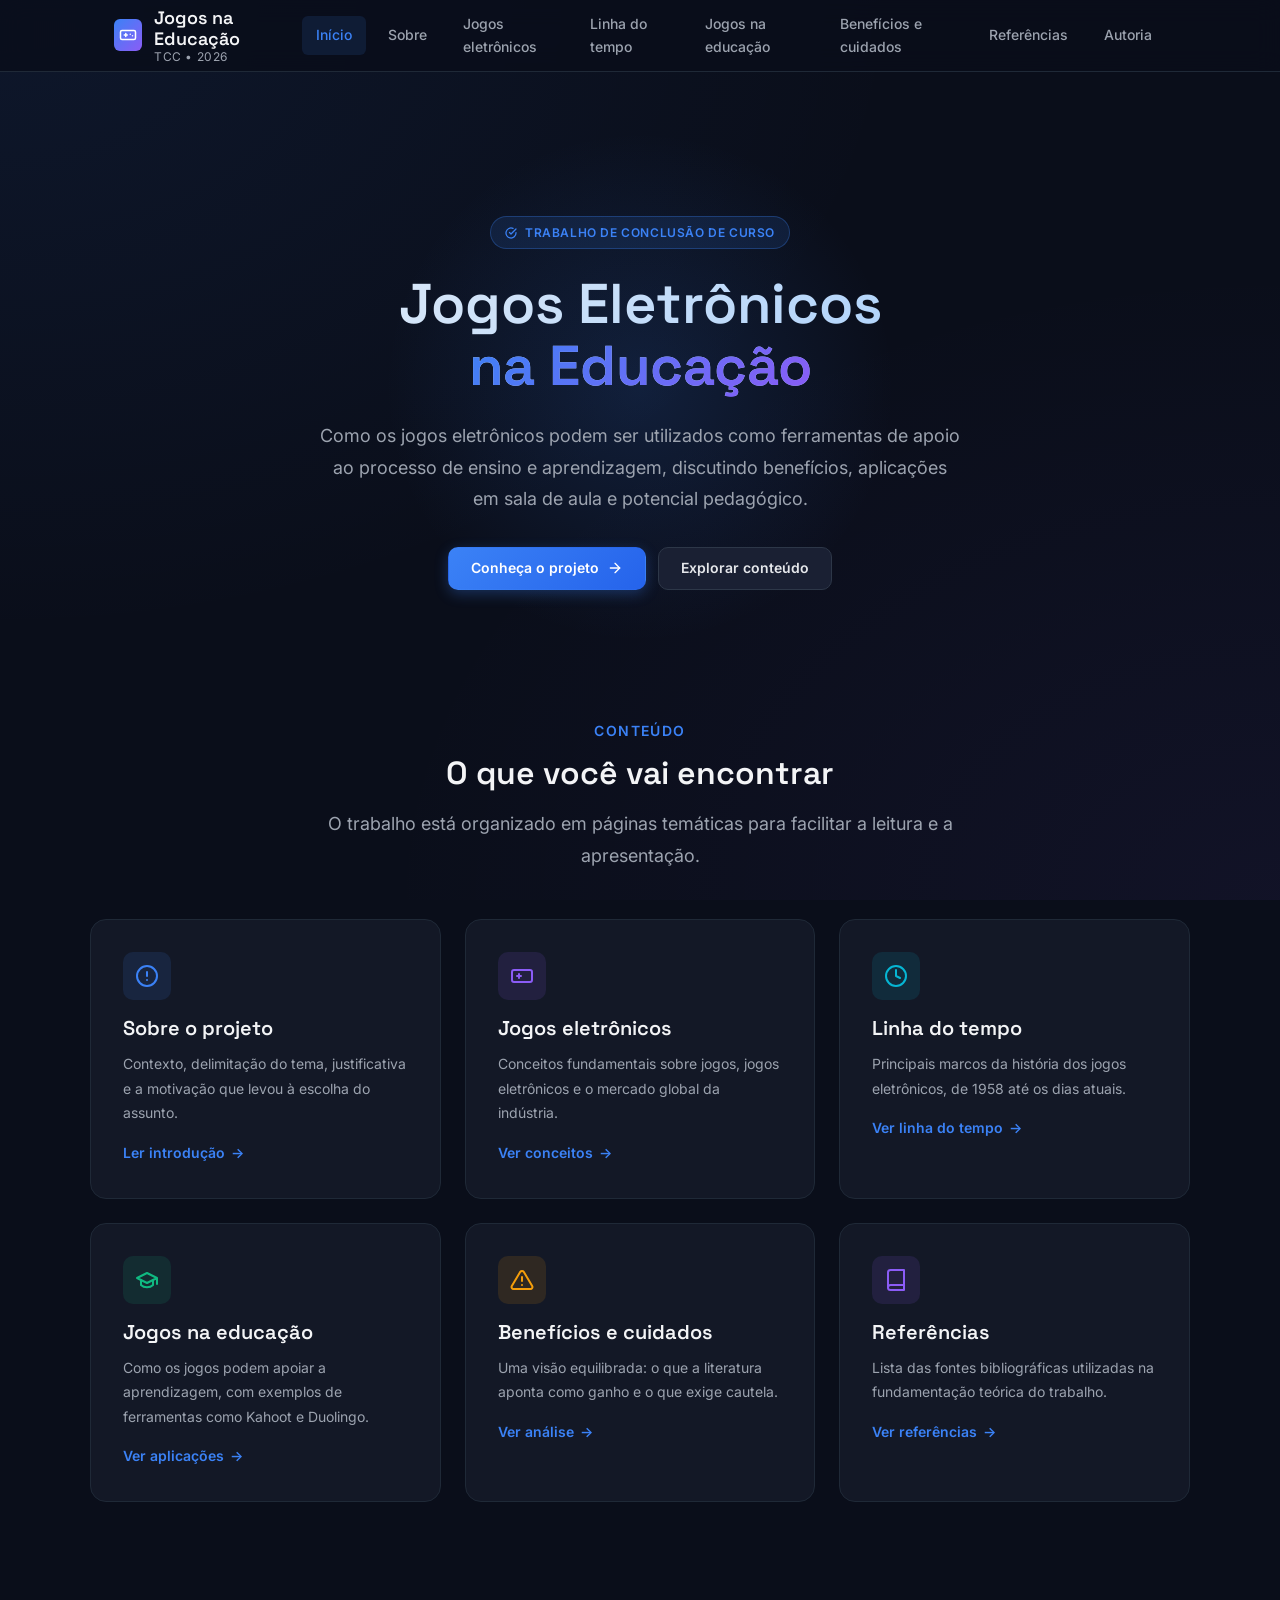
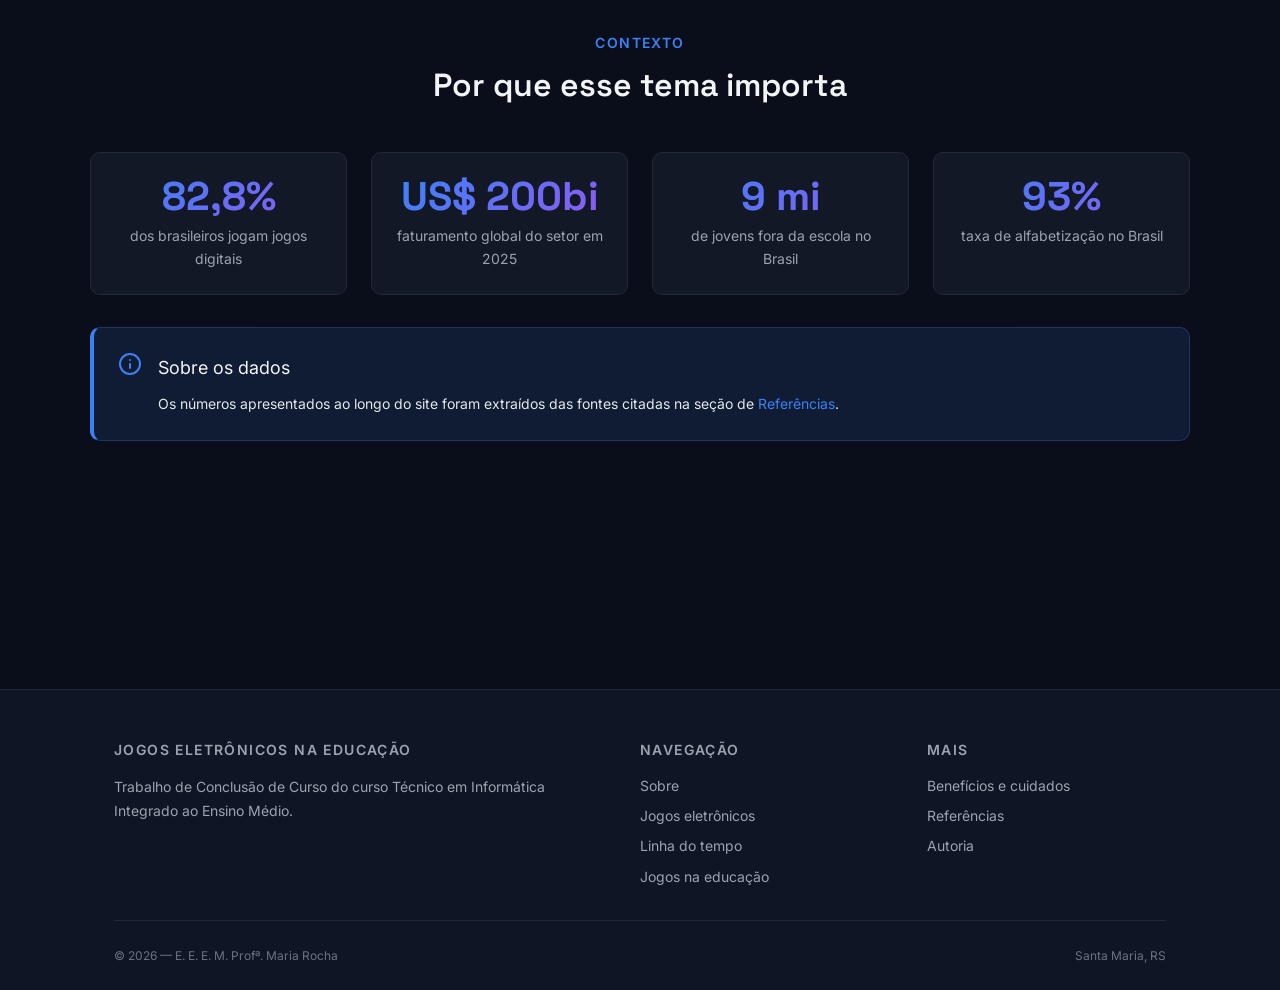
<file: index.html>
<!doctype html>
<html lang="pt-br">

<head>
    <meta charset="utf-8">
    <meta name="viewport" content="width=device-width, initial-scale=1.0">
    <title>Jogos Eletrônicos na Educação — TCC</title>
    <meta name="description" content="Trabalho de Conclusão de Curso sobre a aplicação de jogos eletrônicos como ferramenta de apoio ao processo de ensino e aprendizagem.">

    <link rel="preconnect" href="https://fonts.googleapis.com">
    <link rel="preconnect" href="https://fonts.gstatic.com" crossorigin>
    <link rel="stylesheet" href="https://fonts.googleapis.com/css2?family=Inter:wght@400;500;600;700&family=Space+Grotesk:wght@500;600;700&family=JetBrains+Mono:wght@500;600&display=swap">

    <link rel="stylesheet" href="CSSTCC.css">
</head>

<body>

    <a href="#main" class="skip-link">Pular para o conteúdo</a>

    <!-- HEADER -->

    <header class="site-header">
        <div class="site-header__inner">

            <a href="index.html" class="site-logo" aria-label="Página inicial">
                <span class="site-logo__icon" aria-hidden="true">
                    <svg viewBox="0 0 24 24" fill="none" stroke="currentColor" stroke-width="2" stroke-linecap="round" stroke-linejoin="round">
                        <rect x="2" y="6" width="20" height="12" rx="2"/>
                        <line x1="7" y1="12" x2="11" y2="12"/>
                        <line x1="9" y1="10" x2="9" y2="14"/>
                        <line x1="15" y1="11" x2="15" y2="11"/>
                        <line x1="18" y1="13" x2="18" y2="13"/>
                    </svg>
                </span>
                <span class="site-logo__text">
                    Jogos na Educação
                    <small>TCC • 2026</small>
                </span>
            </a>

            <button class="menu-toggle" aria-label="Abrir menu" aria-expanded="false" aria-controls="primary-nav">
                <span class="menu-toggle__bars" aria-hidden="true"></span>
            </button>

            <nav class="site-nav" id="primary-nav" aria-label="Navegação principal">

                <a href="index.html" class="site-nav__link" aria-current="page">Início</a>
                <a href="sobre.html" class="site-nav__link">Sobre</a>
                <a href="jogos-eletronicos.html" class="site-nav__link">Jogos eletrônicos</a>
                <a href="linha-do-tempo.html" class="site-nav__link">Linha do tempo</a>
                <a href="jogos-na-educacao.html" class="site-nav__link">Jogos na educação</a>
                <a href="beneficios-cuidados.html" class="site-nav__link">Benefícios e cuidados</a>
                <a href="referencias.html" class="site-nav__link">Referências</a>
                <a href="autoria.html" class="site-nav__link">Autoria</a>

            </nav>

        </div>
    </header>


    <!-- CONTEÚDO -->

    <main id="main">

        <!-- HERO -->

        <section class="hero">

            <span class="hero__badge">
                <svg width="12" height="12" viewBox="0 0 24 24" fill="none" stroke="currentColor" stroke-width="2.5" stroke-linecap="round" stroke-linejoin="round" aria-hidden="true">
                    <path d="M22 11.08V12a10 10 0 1 1-5.93-9.14"/>
                    <polyline points="22 4 12 14.01 9 11.01"/>
                </svg>
                Trabalho de Conclusão de Curso
            </span>

            <h1 class="hero__title">
                Jogos Eletrônicos<br>
                <em>na Educação</em>
            </h1>

            <p class="hero__lead">
                Como os jogos eletrônicos podem ser utilizados como
                ferramentas de apoio ao processo de ensino e aprendizagem,
                discutindo benefícios, aplicações em sala de aula e
                potencial pedagógico.
            </p>

            <div class="hero__actions">
                <a href="sobre.html" class="btn btn--primary">
                    Conheça o projeto
                    <svg viewBox="0 0 24 24" fill="none" stroke="currentColor" stroke-width="2" stroke-linecap="round" stroke-linejoin="round" aria-hidden="true">
                        <line x1="5" y1="12" x2="19" y2="12"/>
                        <polyline points="12 5 19 12 12 19"/>
                    </svg>
                </a>
                <a href="jogos-na-educacao.html" class="btn btn--secondary">
                    Explorar conteúdo
                </a>
            </div>

        </section>


        <!-- DESTAQUES -->

        <section class="container section">

            <header class="section-header reveal">
                <span class="section-header__eyebrow">Conteúdo</span>
                <h2 class="section-header__title">O que você vai encontrar</h2>
                <p class="section-header__lead">
                    O trabalho está organizado em páginas temáticas para
                    facilitar a leitura e a apresentação.
                </p>
            </header>

            <div class="card-grid">

                <article class="card card--hover reveal">
                    <div class="card__icon" aria-hidden="true">
                        <svg viewBox="0 0 24 24" fill="none" stroke="currentColor" stroke-width="2" stroke-linecap="round" stroke-linejoin="round">
                            <circle cx="12" cy="12" r="10"/>
                            <line x1="12" y1="8" x2="12" y2="12"/>
                            <line x1="12" y1="16" x2="12.01" y2="16"/>
                        </svg>
                    </div>
                    <h3 class="card__title">Sobre o projeto</h3>
                    <p class="card__text">
                        Contexto, delimitação do tema, justificativa
                        e a motivação que levou à escolha do assunto.
                    </p>
                    <a href="sobre.html" class="card__link">Ler introdução</a>
                </article>

                <article class="card card--hover reveal">
                    <div class="card__icon card__icon--purple" aria-hidden="true">
                        <svg viewBox="0 0 24 24" fill="none" stroke="currentColor" stroke-width="2" stroke-linecap="round" stroke-linejoin="round">
                            <rect x="2" y="6" width="20" height="12" rx="2"/>
                            <line x1="7" y1="12" x2="11" y2="12"/>
                            <line x1="9" y1="10" x2="9" y2="14"/>
                        </svg>
                    </div>
                    <h3 class="card__title">Jogos eletrônicos</h3>
                    <p class="card__text">
                        Conceitos fundamentais sobre jogos, jogos
                        eletrônicos e o mercado global da indústria.
                    </p>
                    <a href="jogos-eletronicos.html" class="card__link">Ver conceitos</a>
                </article>

                <article class="card card--hover reveal">
                    <div class="card__icon card__icon--cyan" aria-hidden="true">
                        <svg viewBox="0 0 24 24" fill="none" stroke="currentColor" stroke-width="2" stroke-linecap="round" stroke-linejoin="round">
                            <circle cx="12" cy="12" r="10"/>
                            <polyline points="12 6 12 12 16 14"/>
                        </svg>
                    </div>
                    <h3 class="card__title">Linha do tempo</h3>
                    <p class="card__text">
                        Principais marcos da história dos jogos
                        eletrônicos, de 1958 até os dias atuais.
                    </p>
                    <a href="linha-do-tempo.html" class="card__link">Ver linha do tempo</a>
                </article>

                <article class="card card--hover reveal">
                    <div class="card__icon card__icon--success" aria-hidden="true">
                        <svg viewBox="0 0 24 24" fill="none" stroke="currentColor" stroke-width="2" stroke-linecap="round" stroke-linejoin="round">
                            <path d="M22 10v6M2 10l10-5 10 5-10 5z"/>
                            <path d="M6 12v5c3 3 9 3 12 0v-5"/>
                        </svg>
                    </div>
                    <h3 class="card__title">Jogos na educação</h3>
                    <p class="card__text">
                        Como os jogos podem apoiar a aprendizagem,
                        com exemplos de ferramentas como Kahoot e Duolingo.
                    </p>
                    <a href="jogos-na-educacao.html" class="card__link">Ver aplicações</a>
                </article>

                <article class="card card--hover reveal">
                    <div class="card__icon card__icon--warning" aria-hidden="true">
                        <svg viewBox="0 0 24 24" fill="none" stroke="currentColor" stroke-width="2" stroke-linecap="round" stroke-linejoin="round">
                            <path d="M10.29 3.86L1.82 18a2 2 0 0 0 1.71 3h16.94a2 2 0 0 0 1.71-3L13.71 3.86a2 2 0 0 0-3.42 0z"/>
                            <line x1="12" y1="9" x2="12" y2="13"/>
                            <line x1="12" y1="17" x2="12.01" y2="17"/>
                        </svg>
                    </div>
                    <h3 class="card__title">Benefícios e cuidados</h3>
                    <p class="card__text">
                        Uma visão equilibrada: o que a literatura
                        aponta como ganho e o que exige cautela.
                    </p>
                    <a href="beneficios-cuidados.html" class="card__link">Ver análise</a>
                </article>

                <article class="card card--hover reveal">
                    <div class="card__icon card__icon--purple" aria-hidden="true">
                        <svg viewBox="0 0 24 24" fill="none" stroke="currentColor" stroke-width="2" stroke-linecap="round" stroke-linejoin="round">
                            <path d="M4 19.5A2.5 2.5 0 0 1 6.5 17H20"/>
                            <path d="M6.5 2H20v20H6.5A2.5 2.5 0 0 1 4 19.5v-15A2.5 2.5 0 0 1 6.5 2z"/>
                        </svg>
                    </div>
                    <h3 class="card__title">Referências</h3>
                    <p class="card__text">
                        Lista das fontes bibliográficas utilizadas
                        na fundamentação teórica do trabalho.
                    </p>
                    <a href="referencias.html" class="card__link">Ver referências</a>
                </article>

            </div>

        </section>


        <!-- DADOS RÁPIDOS -->

        <section class="container section">

            <header class="section-header reveal">
                <span class="section-header__eyebrow">Contexto</span>
                <h2 class="section-header__title">Por que esse tema importa</h2>
            </header>

            <div class="stats reveal">
                <div class="stat">
                    <div class="stat__value">82,8%</div>
                    <div class="stat__label">dos brasileiros jogam jogos digitais</div>
                </div>
                <div class="stat">
                    <div class="stat__value">US$ 200bi</div>
                    <div class="stat__label">faturamento global do setor em 2025</div>
                </div>
                <div class="stat">
                    <div class="stat__value">9 mi</div>
                    <div class="stat__label">de jovens fora da escola no Brasil</div>
                </div>
                <div class="stat">
                    <div class="stat__value">93%</div>
                    <div class="stat__label">taxa de alfabetização no Brasil</div>
                </div>
            </div>

            <div class="callout reveal">
                <svg class="callout__icon" viewBox="0 0 24 24" fill="none" stroke="currentColor" stroke-width="2" stroke-linecap="round" stroke-linejoin="round" aria-hidden="true">
                    <circle cx="12" cy="12" r="10"/>
                    <line x1="12" y1="16" x2="12" y2="12"/>
                    <line x1="12" y1="8" x2="12.01" y2="8"/>
                </svg>
                <div class="callout__body">
                    <p class="callout__title">Sobre os dados</p>
                    <p class="callout__text">
                        Os números apresentados ao longo do site foram extraídos das fontes citadas na seção de
                        <a href="referencias.html">Referências</a>.
                    </p>
                </div>
            </div>

        </section>

    </main>


    <!-- FOOTER -->

    <footer class="site-footer">
        <div class="container">

            <div class="site-footer__grid">

                <div>
                    <p class="site-footer__title">Jogos Eletrônicos na Educação</p>
                    <p class="site-footer__text">
                        Trabalho de Conclusão de Curso do curso Técnico
                        em Informática Integrado ao Ensino Médio.
                    </p>
                </div>

                <div>
                    <p class="site-footer__title">Navegação</p>
                    <nav class="site-footer__list" aria-label="Rodapé">
                        <a href="sobre.html">Sobre</a>
                        <a href="jogos-eletronicos.html">Jogos eletrônicos</a>
                        <a href="linha-do-tempo.html">Linha do tempo</a>
                        <a href="jogos-na-educacao.html">Jogos na educação</a>
                    </nav>
                </div>

                <div>
                    <p class="site-footer__title">Mais</p>
                    <nav class="site-footer__list" aria-label="Rodapé secundário">
                        <a href="beneficios-cuidados.html">Benefícios e cuidados</a>
                        <a href="referencias.html">Referências</a>
                        <a href="autoria.html">Autoria</a>
                    </nav>
                </div>

            </div>

            <div class="site-footer__bottom">
                <p class="site-footer__copy">
                    &copy; 2026 — E. E. E. M. Profª. Maria Rocha
                </p>
                <p class="site-footer__copy">
                    Santa Maria, RS
                </p>
            </div>

        </div>
    </footer>


    <!-- SCROLL TO TOP -->

    <button class="scroll-top" aria-label="Voltar ao topo da página">
        <svg viewBox="0 0 24 24" fill="none" stroke="currentColor" stroke-width="2.5" stroke-linecap="round" stroke-linejoin="round" aria-hidden="true">
            <polyline points="18 15 12 9 6 15"/>
        </svg>
    </button>


    <script src="script.js"></script>

</body>

</html>
</file>
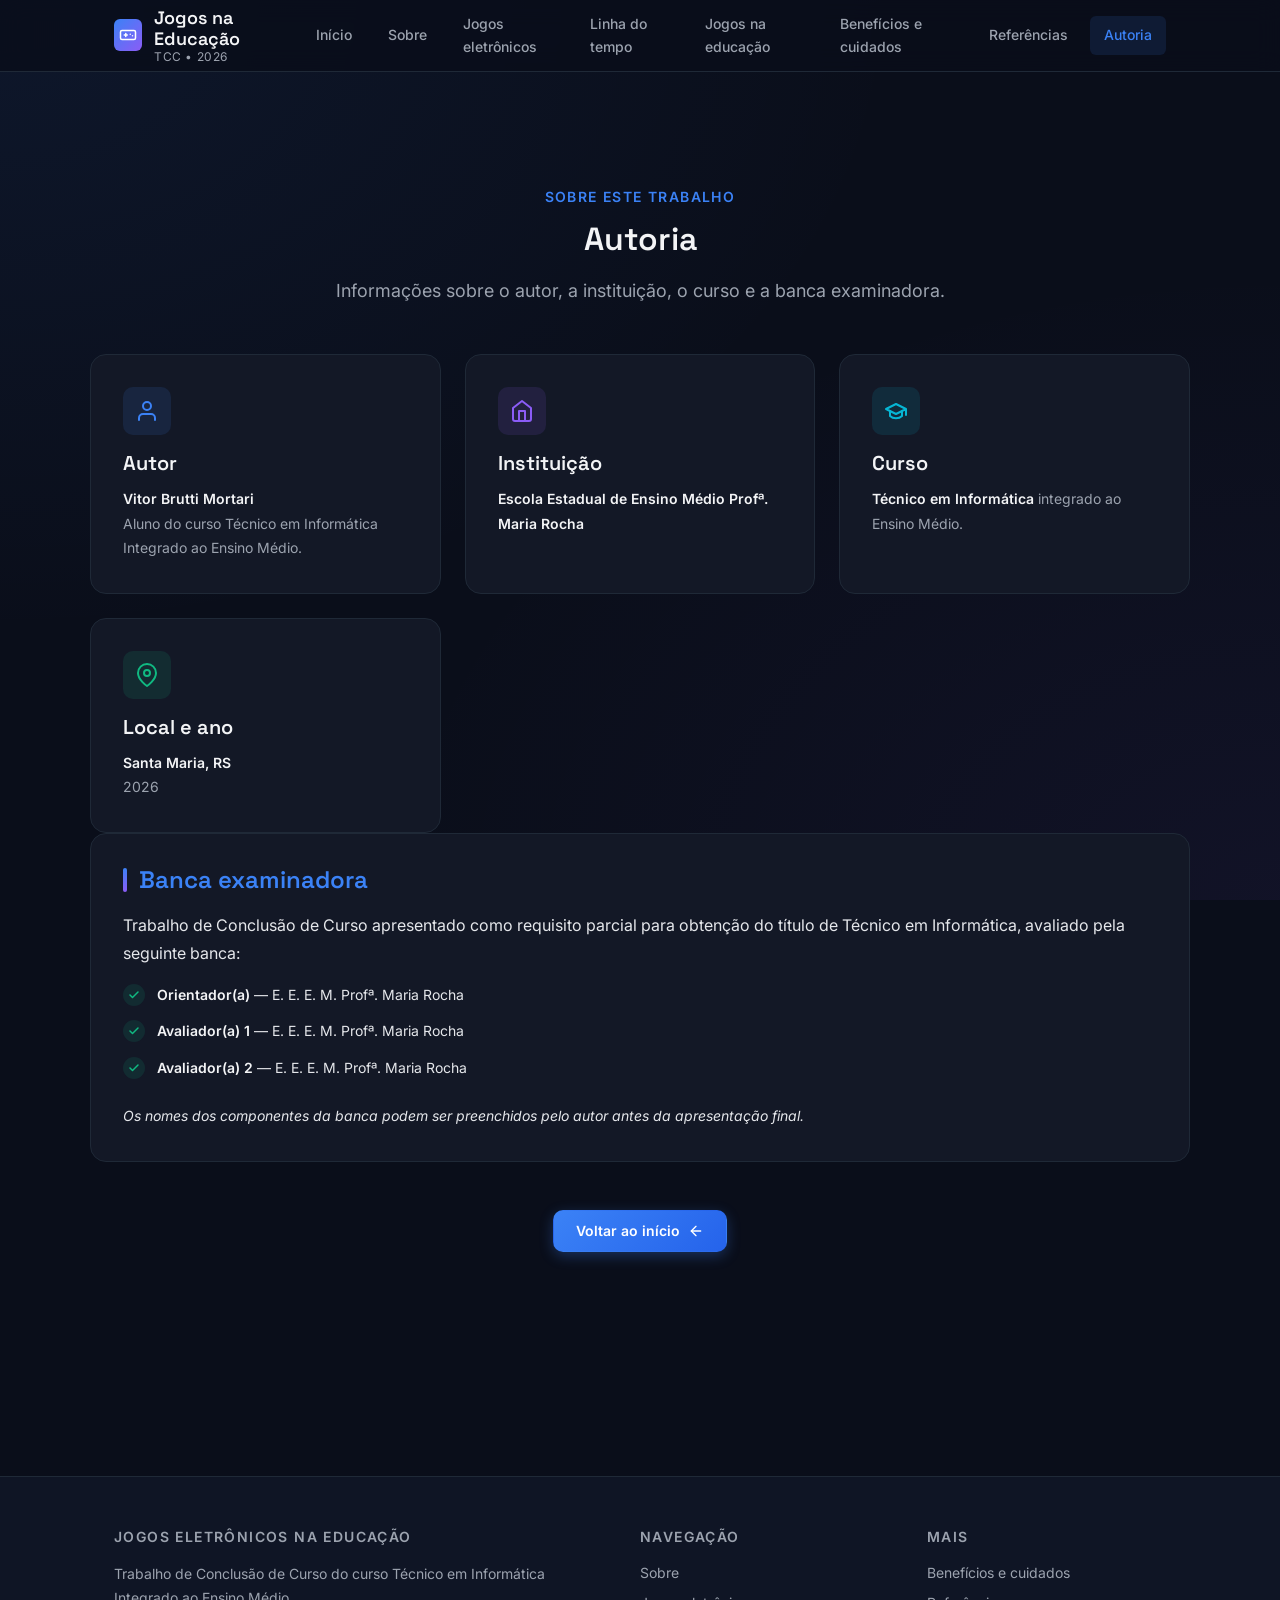
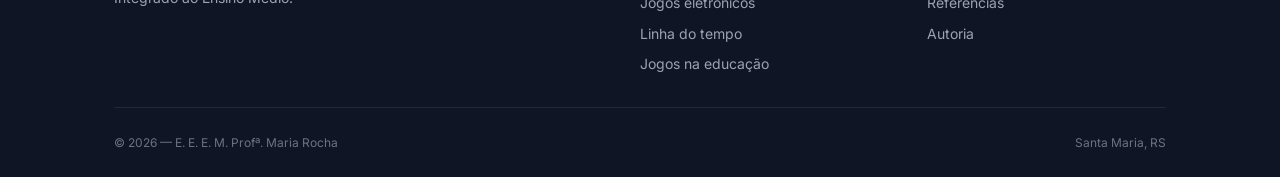
<file: autoria.html>
<!doctype html>
<html lang="pt-br">

<head>
    <meta charset="utf-8">
    <meta name="viewport" content="width=device-width, initial-scale=1.0">
    <title>Autoria — TCC</title>
    <meta name="description" content="Informações sobre o autor, instituição, curso e banca examinadora do Trabalho de Conclusão de Curso.">

    <link rel="preconnect" href="https://fonts.googleapis.com">
    <link rel="preconnect" href="https://fonts.gstatic.com" crossorigin>
    <link rel="stylesheet" href="https://fonts.googleapis.com/css2?family=Inter:wght@400;500;600;700&family=Space+Grotesk:wght@500;600;700&family=JetBrains+Mono:wght@500;600&display=swap">

    <link rel="stylesheet" href="CSSTCC.css">
</head>

<body>

    <a href="#main" class="skip-link">Pular para o conteúdo</a>

    <!-- HEADER -->

    <header class="site-header">
        <div class="site-header__inner">

            <a href="index.html" class="site-logo" aria-label="Página inicial">
                <span class="site-logo__icon" aria-hidden="true">
                    <svg viewBox="0 0 24 24" fill="none" stroke="currentColor" stroke-width="2" stroke-linecap="round" stroke-linejoin="round">
                        <rect x="2" y="6" width="20" height="12" rx="2"/>
                        <line x1="7" y1="12" x2="11" y2="12"/>
                        <line x1="9" y1="10" x2="9" y2="14"/>
                        <line x1="15" y1="11" x2="15" y2="11"/>
                        <line x1="18" y1="13" x2="18" y2="13"/>
                    </svg>
                </span>
                <span class="site-logo__text">
                    Jogos na Educação
                    <small>TCC • 2026</small>
                </span>
            </a>

            <button class="menu-toggle" aria-label="Abrir menu" aria-expanded="false" aria-controls="primary-nav">
                <span class="menu-toggle__bars" aria-hidden="true"></span>
            </button>

            <nav class="site-nav" id="primary-nav" aria-label="Navegação principal">

                <a href="index.html" class="site-nav__link">Início</a>
                <a href="sobre.html" class="site-nav__link">Sobre</a>
                <a href="jogos-eletronicos.html" class="site-nav__link">Jogos eletrônicos</a>
                <a href="linha-do-tempo.html" class="site-nav__link">Linha do tempo</a>
                <a href="jogos-na-educacao.html" class="site-nav__link">Jogos na educação</a>
                <a href="beneficios-cuidados.html" class="site-nav__link">Benefícios e cuidados</a>
                <a href="referencias.html" class="site-nav__link">Referências</a>
                <a href="autoria.html" class="site-nav__link" aria-current="page">Autoria</a>

            </nav>

        </div>
    </header>


    <!-- CONTEÚDO -->

    <main id="main">

        <section class="container section">

            <header class="section-header reveal">
                <span class="section-header__eyebrow">Sobre este trabalho</span>
                <h1 class="section-header__title">Autoria</h1>
                <p class="section-header__lead">
                    Informações sobre o autor, a instituição, o curso
                    e a banca examinadora.
                </p>
            </header>


            <div class="card-grid reveal">

                <article class="card">
                    <div class="card__icon" aria-hidden="true">
                        <svg viewBox="0 0 24 24" fill="none" stroke="currentColor" stroke-width="2" stroke-linecap="round" stroke-linejoin="round">
                            <path d="M20 21v-2a4 4 0 0 0-4-4H8a4 4 0 0 0-4 4v2"/>
                            <circle cx="12" cy="7" r="4"/>
                        </svg>
                    </div>
                    <h3 class="card__title">Autor</h3>
                    <p class="card__text">
                        <strong>Vitor Brutti Mortari</strong><br>
                        Aluno do curso Técnico em Informática
                        Integrado ao Ensino Médio.
                    </p>
                </article>

                <article class="card">
                    <div class="card__icon card__icon--purple" aria-hidden="true">
                        <svg viewBox="0 0 24 24" fill="none" stroke="currentColor" stroke-width="2" stroke-linecap="round" stroke-linejoin="round">
                            <path d="M3 9l9-7 9 7v11a2 2 0 0 1-2 2H5a2 2 0 0 1-2-2z"/>
                            <polyline points="9 22 9 12 15 12 15 22"/>
                        </svg>
                    </div>
                    <h3 class="card__title">Instituição</h3>
                    <p class="card__text">
                        <strong>Escola Estadual de Ensino Médio Profª.
                        Maria Rocha</strong>
                    </p>
                </article>

                <article class="card">
                    <div class="card__icon card__icon--cyan" aria-hidden="true">
                        <svg viewBox="0 0 24 24" fill="none" stroke="currentColor" stroke-width="2" stroke-linecap="round" stroke-linejoin="round">
                            <path d="M22 10v6M2 10l10-5 10 5-10 5z"/>
                            <path d="M6 12v5c3 3 9 3 12 0v-5"/>
                        </svg>
                    </div>
                    <h3 class="card__title">Curso</h3>
                    <p class="card__text">
                        <strong>Técnico em Informática</strong>
                        integrado ao Ensino Médio.
                    </p>
                </article>

                <article class="card">
                    <div class="card__icon card__icon--success" aria-hidden="true">
                        <svg viewBox="0 0 24 24" fill="none" stroke="currentColor" stroke-width="2" stroke-linecap="round" stroke-linejoin="round">
                            <path d="M21 10c0 7-9 13-9 13s-9-6-9-13a9 9 0 0 1 18 0z"/>
                            <circle cx="12" cy="10" r="3"/>
                        </svg>
                    </div>
                    <h3 class="card__title">Local e ano</h3>
                    <p class="card__text">
                        <strong>Santa Maria, RS</strong><br>
                        2026
                    </p>
                </article>

            </div>


            <!-- BANCA -->

            <article class="content-block reveal">
                <h2 class="content-block__title">Banca examinadora</h2>

                <p>
                    Trabalho de Conclusão de Curso apresentado como
                    requisito parcial para obtenção do título de Técnico
                    em Informática, avaliado pela seguinte banca:
                </p>

                <ul class="list-check">
                    <li class="list-check__item">
                        <span class="list-check__icon" aria-hidden="true">
                            <svg viewBox="0 0 24 24" fill="none" stroke="currentColor" stroke-linecap="round" stroke-linejoin="round">
                                <polyline points="20 6 9 17 4 12"/>
                            </svg>
                        </span>
                        <span>
                            <strong>Orientador(a)</strong> —
                            E. E. E. M. Profª. Maria Rocha
                        </span>
                    </li>
                    <li class="list-check__item">
                        <span class="list-check__icon" aria-hidden="true">
                            <svg viewBox="0 0 24 24" fill="none" stroke="currentColor" stroke-linecap="round" stroke-linejoin="round">
                                <polyline points="20 6 9 17 4 12"/>
                            </svg>
                        </span>
                        <span>
                            <strong>Avaliador(a) 1</strong> —
                            E. E. E. M. Profª. Maria Rocha
                        </span>
                    </li>
                    <li class="list-check__item">
                        <span class="list-check__icon" aria-hidden="true">
                            <svg viewBox="0 0 24 24" fill="none" stroke="currentColor" stroke-linecap="round" stroke-linejoin="round">
                                <polyline points="20 6 9 17 4 12"/>
                            </svg>
                        </span>
                        <span>
                            <strong>Avaliador(a) 2</strong> —
                            E. E. E. M. Profª. Maria Rocha
                        </span>
                    </li>
                </ul>

                <p style="margin-top: var(--space-5); color: var(--color-text-muted); font-size: var(--fs-sm);">
                    <em>Os nomes dos componentes da banca podem ser
                    preenchidos pelo autor antes da apresentação final.</em>
                </p>
            </article>


            <!-- VOLTAR -->

            <div class="reveal" style="text-align: center; margin-top: var(--space-8);">
                <a href="index.html" class="btn btn--primary">
                    Voltar ao início
                    <svg viewBox="0 0 24 24" fill="none" stroke="currentColor" stroke-width="2" stroke-linecap="round" stroke-linejoin="round" aria-hidden="true">
                        <line x1="19" y1="12" x2="5" y2="12"/>
                        <polyline points="12 19 5 12 12 5"/>
                    </svg>
                </a>
            </div>

        </section>

    </main>


    <!-- FOOTER -->

    <footer class="site-footer">
        <div class="container">

            <div class="site-footer__grid">

                <div>
                    <p class="site-footer__title">Jogos Eletrônicos na Educação</p>
                    <p class="site-footer__text">
                        Trabalho de Conclusão de Curso do curso Técnico
                        em Informática Integrado ao Ensino Médio.
                    </p>
                </div>

                <div>
                    <p class="site-footer__title">Navegação</p>
                    <nav class="site-footer__list" aria-label="Rodapé">
                        <a href="sobre.html">Sobre</a>
                        <a href="jogos-eletronicos.html">Jogos eletrônicos</a>
                        <a href="linha-do-tempo.html">Linha do tempo</a>
                        <a href="jogos-na-educacao.html">Jogos na educação</a>
                    </nav>
                </div>

                <div>
                    <p class="site-footer__title">Mais</p>
                    <nav class="site-footer__list" aria-label="Rodapé secundário">
                        <a href="beneficios-cuidados.html">Benefícios e cuidados</a>
                        <a href="referencias.html">Referências</a>
                        <a href="autoria.html">Autoria</a>
                    </nav>
                </div>

            </div>

            <div class="site-footer__bottom">
                <p class="site-footer__copy">
                    &copy; 2026 — E. E. E. M. Profª. Maria Rocha
                </p>
                <p class="site-footer__copy">
                    Santa Maria, RS
                </p>
            </div>

        </div>
    </footer>


    <button class="scroll-top" aria-label="Voltar ao topo da página">
        <svg viewBox="0 0 24 24" fill="none" stroke="currentColor" stroke-width="2.5" stroke-linecap="round" stroke-linejoin="round" aria-hidden="true">
            <polyline points="18 15 12 9 6 15"/>
        </svg>
    </button>


    <script src="script.js"></script>

</body>

</html>
</file>
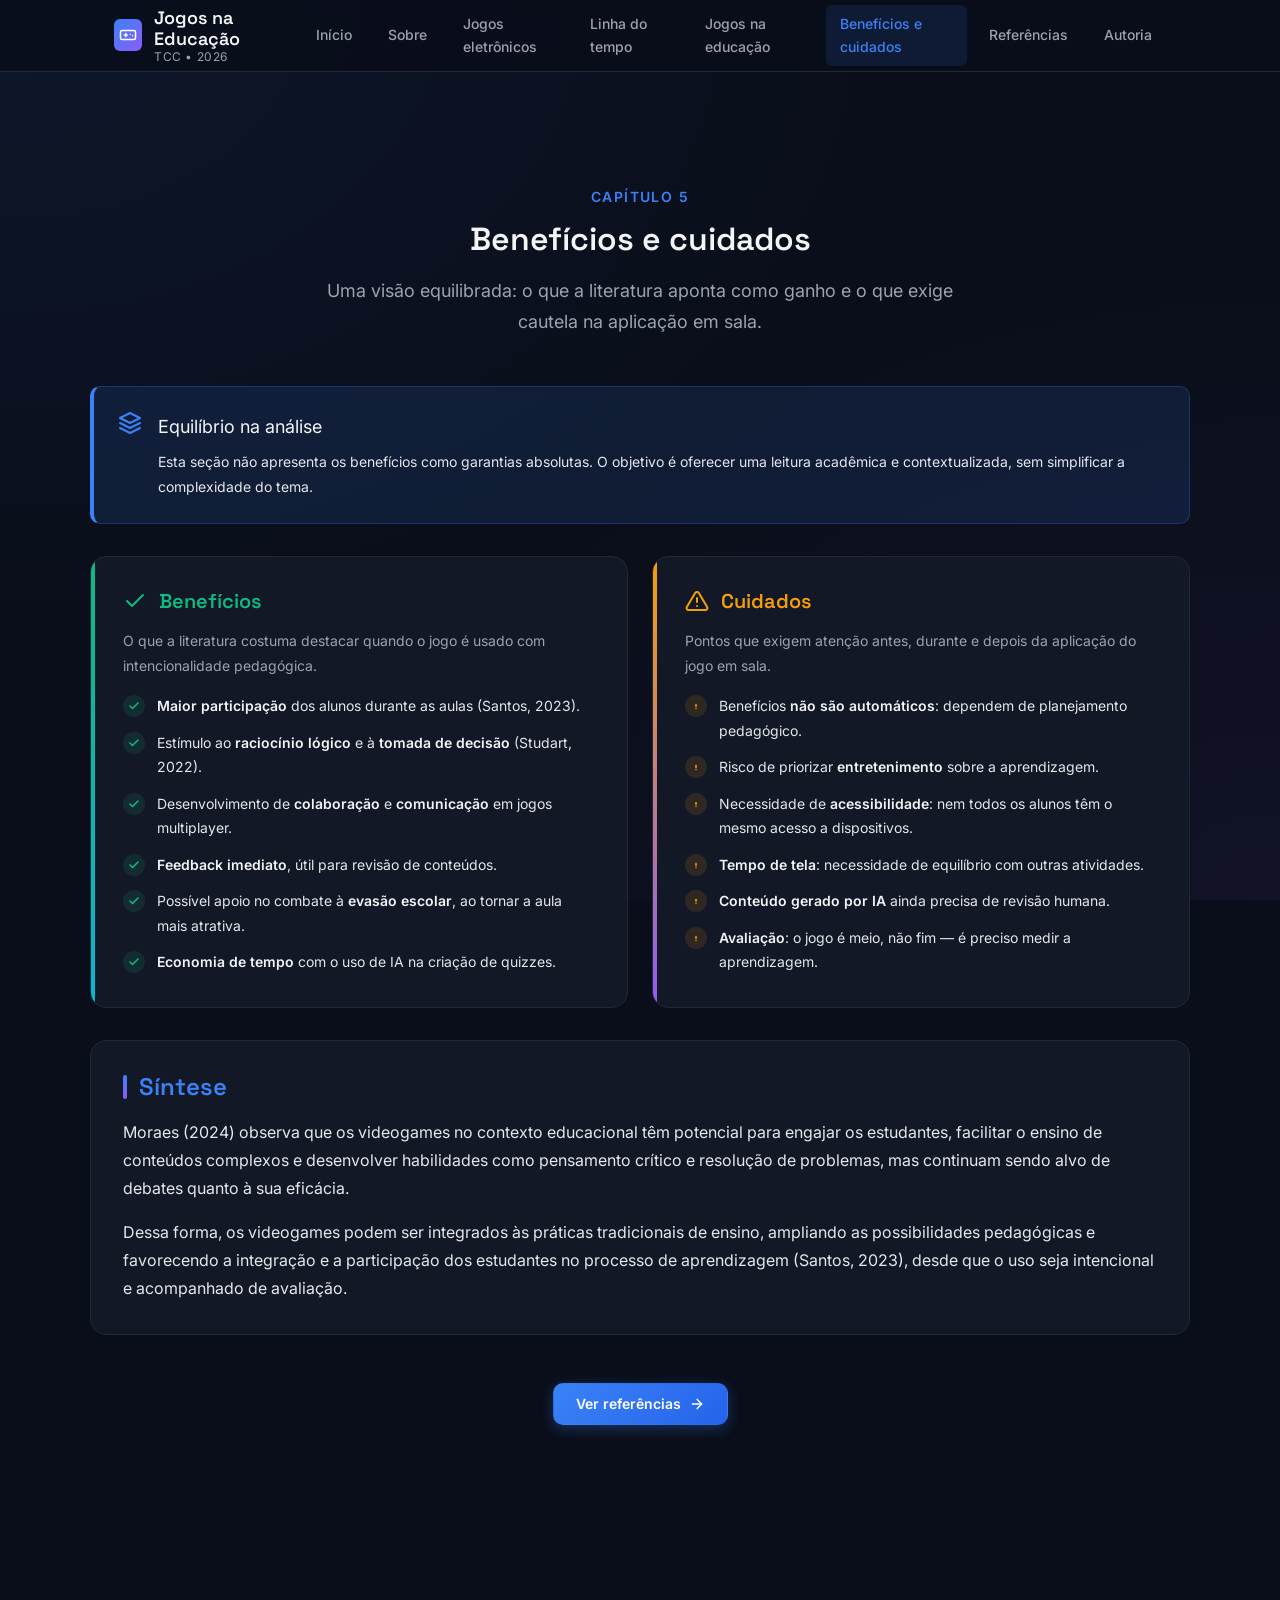
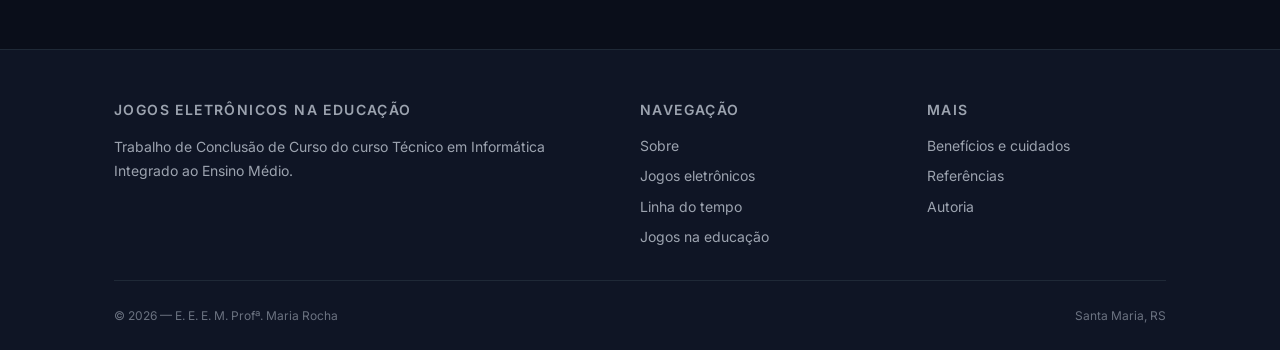
<file: beneficios-cuidados.html>
<!doctype html>
<html lang="pt-br">

<head>
    <meta charset="utf-8">
    <meta name="viewport" content="width=device-width, initial-scale=1.0">
    <title>Benefícios e cuidados — TCC</title>
    <meta name="description" content="Visão equilibrada sobre os benefícios dos jogos eletrônicos na educação e os pontos que exigem cautela.">

    <link rel="preconnect" href="https://fonts.googleapis.com">
    <link rel="preconnect" href="https://fonts.gstatic.com" crossorigin>
    <link rel="stylesheet" href="https://fonts.googleapis.com/css2?family=Inter:wght@400;500;600;700&family=Space+Grotesk:wght@500;600;700&family=JetBrains+Mono:wght@500;600&display=swap">

    <link rel="stylesheet" href="CSSTCC.css">
</head>

<body>

    <a href="#main" class="skip-link">Pular para o conteúdo</a>

    <!-- HEADER -->

    <header class="site-header">
        <div class="site-header__inner">

            <a href="index.html" class="site-logo" aria-label="Página inicial">
                <span class="site-logo__icon" aria-hidden="true">
                    <svg viewBox="0 0 24 24" fill="none" stroke="currentColor" stroke-width="2" stroke-linecap="round" stroke-linejoin="round">
                        <rect x="2" y="6" width="20" height="12" rx="2"/>
                        <line x1="7" y1="12" x2="11" y2="12"/>
                        <line x1="9" y1="10" x2="9" y2="14"/>
                        <line x1="15" y1="11" x2="15" y2="11"/>
                        <line x1="18" y1="13" x2="18" y2="13"/>
                    </svg>
                </span>
                <span class="site-logo__text">
                    Jogos na Educação
                    <small>TCC • 2026</small>
                </span>
            </a>

            <button class="menu-toggle" aria-label="Abrir menu" aria-expanded="false" aria-controls="primary-nav">
                <span class="menu-toggle__bars" aria-hidden="true"></span>
            </button>

            <nav class="site-nav" id="primary-nav" aria-label="Navegação principal">

                <a href="index.html" class="site-nav__link">Início</a>
                <a href="sobre.html" class="site-nav__link">Sobre</a>
                <a href="jogos-eletronicos.html" class="site-nav__link">Jogos eletrônicos</a>
                <a href="linha-do-tempo.html" class="site-nav__link">Linha do tempo</a>
                <a href="jogos-na-educacao.html" class="site-nav__link">Jogos na educação</a>
                <a href="beneficios-cuidados.html" class="site-nav__link" aria-current="page">Benefícios e cuidados</a>
                <a href="referencias.html" class="site-nav__link">Referências</a>
                <a href="autoria.html" class="site-nav__link">Autoria</a>

            </nav>

        </div>
    </header>


    <!-- CONTEÚDO -->

    <main id="main">

        <section class="container section">

            <header class="section-header reveal">
                <span class="section-header__eyebrow">Capítulo 5</span>
                <h1 class="section-header__title">Benefícios e cuidados</h1>
                <p class="section-header__lead">
                    Uma visão equilibrada: o que a literatura aponta como
                    ganho e o que exige cautela na aplicação em sala.
                </p>
            </header>


            <!-- CALLOUT -->

            <div class="callout reveal">
                <svg class="callout__icon" viewBox="0 0 24 24" fill="none" stroke="currentColor" stroke-width="2" stroke-linecap="round" stroke-linejoin="round" aria-hidden="true">
                    <path d="M12 2L2 7l10 5 10-5-10-5z"/>
                    <path d="M2 17l10 5 10-5"/>
                    <path d="M2 12l10 5 10-5"/>
                </svg>
                <div class="callout__body">
                    <p class="callout__title">Equilíbrio na análise</p>
                    <p class="callout__text">
                        Esta seção não apresenta os benefícios como garantias
                        absolutas. O objetivo é oferecer uma leitura
                        acadêmica e contextualizada, sem simplificar a
                        complexidade do tema.
                    </p>
                </div>
            </div>


            <!-- SPLIT -->

            <div class="split reveal">

                <!-- POSITIVO -->

                <div class="split__panel split__panel--positive">
                    <h2 class="split__title">
                        <svg width="24" height="24" viewBox="0 0 24 24" fill="none" stroke="currentColor" stroke-width="2" stroke-linecap="round" stroke-linejoin="round" aria-hidden="true">
                            <polyline points="20 6 9 17 4 12"/>
                        </svg>
                        Benefícios
                    </h2>
                    <p class="split__intro">
                        O que a literatura costuma destacar quando o jogo
                        é usado com intencionalidade pedagógica.
                    </p>

                    <ul class="list-check">
                        <li class="list-check__item">
                            <span class="list-check__icon" aria-hidden="true">
                                <svg viewBox="0 0 24 24" fill="none" stroke="currentColor" stroke-linecap="round" stroke-linejoin="round">
                                    <polyline points="20 6 9 17 4 12"/>
                                </svg>
                            </span>
                            <span>
                                <strong>Maior participação</strong> dos alunos
                                durante as aulas (Santos, 2023).
                            </span>
                        </li>
                        <li class="list-check__item">
                            <span class="list-check__icon" aria-hidden="true">
                                <svg viewBox="0 0 24 24" fill="none" stroke="currentColor" stroke-linecap="round" stroke-linejoin="round">
                                    <polyline points="20 6 9 17 4 12"/>
                                </svg>
                            </span>
                            <span>
                                Estímulo ao <strong>raciocínio lógico</strong>
                                e à <strong>tomada de decisão</strong>
                                (Studart, 2022).
                            </span>
                        </li>
                        <li class="list-check__item">
                            <span class="list-check__icon" aria-hidden="true">
                                <svg viewBox="0 0 24 24" fill="none" stroke="currentColor" stroke-linecap="round" stroke-linejoin="round">
                                    <polyline points="20 6 9 17 4 12"/>
                                </svg>
                            </span>
                            <span>
                                Desenvolvimento de
                                <strong>colaboração</strong> e
                                <strong>comunicação</strong> em jogos
                                multiplayer.
                            </span>
                        </li>
                        <li class="list-check__item">
                            <span class="list-check__icon" aria-hidden="true">
                                <svg viewBox="0 0 24 24" fill="none" stroke="currentColor" stroke-linecap="round" stroke-linejoin="round">
                                    <polyline points="20 6 9 17 4 12"/>
                                </svg>
                            </span>
                            <span>
                                <strong>Feedback imediato</strong>, útil para
                                revisão de conteúdos.
                            </span>
                        </li>
                        <li class="list-check__item">
                            <span class="list-check__icon" aria-hidden="true">
                                <svg viewBox="0 0 24 24" fill="none" stroke="currentColor" stroke-linecap="round" stroke-linejoin="round">
                                    <polyline points="20 6 9 17 4 12"/>
                                </svg>
                            </span>
                            <span>
                                Possível apoio no combate à
                                <strong>evasão escolar</strong>, ao tornar a
                                aula mais atrativa.
                            </span>
                        </li>
                        <li class="list-check__item">
                            <span class="list-check__icon" aria-hidden="true">
                                <svg viewBox="0 0 24 24" fill="none" stroke="currentColor" stroke-linecap="round" stroke-linejoin="round">
                                    <polyline points="20 6 9 17 4 12"/>
                                </svg>
                            </span>
                            <span>
                                <strong>Economia de tempo</strong> com o uso de
                                IA na criação de quizzes.
                            </span>
                        </li>
                    </ul>
                </div>


                <!-- CAUTELA -->

                <div class="split__panel split__panel--caution">
                    <h2 class="split__title">
                        <svg width="24" height="24" viewBox="0 0 24 24" fill="none" stroke="currentColor" stroke-width="2" stroke-linecap="round" stroke-linejoin="round" aria-hidden="true">
                            <path d="M10.29 3.86L1.82 18a2 2 0 0 0 1.71 3h16.94a2 2 0 0 0 1.71-3L13.71 3.86a2 2 0 0 0-3.42 0z"/>
                            <line x1="12" y1="9" x2="12" y2="13"/>
                            <line x1="12" y1="17" x2="12.01" y2="17"/>
                        </svg>
                        Cuidados
                    </h2>
                    <p class="split__intro">
                        Pontos que exigem atenção antes, durante e depois
                        da aplicação do jogo em sala.
                    </p>

                    <ul class="list-check list-check--warning">
                        <li class="list-check__item">
                            <span class="list-check__icon" aria-hidden="true">
                                <svg viewBox="0 0 24 24" fill="none" stroke="currentColor" stroke-width="2" stroke-linecap="round" stroke-linejoin="round">
                                    <line x1="12" y1="9" x2="12" y2="13"/>
                                    <line x1="12" y1="17" x2="12.01" y2="17"/>
                                </svg>
                            </span>
                            <span>
                                Benefícios <strong>não são automáticos</strong>:
                                dependem de planejamento pedagógico.
                            </span>
                        </li>
                        <li class="list-check__item">
                            <span class="list-check__icon" aria-hidden="true">
                                <svg viewBox="0 0 24 24" fill="none" stroke="currentColor" stroke-width="2" stroke-linecap="round" stroke-linejoin="round">
                                    <line x1="12" y1="9" x2="12" y2="13"/>
                                    <line x1="12" y1="17" x2="12.01" y2="17"/>
                                </svg>
                            </span>
                            <span>
                                Risco de priorizar
                                <strong>entretenimento</strong> sobre a
                                aprendizagem.
                            </span>
                        </li>
                        <li class="list-check__item">
                            <span class="list-check__icon" aria-hidden="true">
                                <svg viewBox="0 0 24 24" fill="none" stroke="currentColor" stroke-width="2" stroke-linecap="round" stroke-linejoin="round">
                                    <line x1="12" y1="9" x2="12" y2="13"/>
                                    <line x1="12" y1="17" x2="12.01" y2="17"/>
                                </svg>
                            </span>
                            <span>
                                Necessidade de
                                <strong>acessibilidade</strong>: nem todos os
                                alunos têm o mesmo acesso a dispositivos.
                            </span>
                        </li>
                        <li class="list-check__item">
                            <span class="list-check__icon" aria-hidden="true">
                                <svg viewBox="0 0 24 24" fill="none" stroke="currentColor" stroke-width="2" stroke-linecap="round" stroke-linejoin="round">
                                    <line x1="12" y1="9" x2="12" y2="13"/>
                                    <line x1="12" y1="17" x2="12.01" y2="17"/>
                                </svg>
                            </span>
                            <span>
                                <strong>Tempo de tela</strong>: necessidade de
                                equilíbrio com outras atividades.
                            </span>
                        </li>
                        <li class="list-check__item">
                            <span class="list-check__icon" aria-hidden="true">
                                <svg viewBox="0 0 24 24" fill="none" stroke="currentColor" stroke-width="2" stroke-linecap="round" stroke-linejoin="round">
                                    <line x1="12" y1="9" x2="12" y2="13"/>
                                    <line x1="12" y1="17" x2="12.01" y2="17"/>
                                </svg>
                            </span>
                            <span>
                                <strong>Conteúdo gerado por IA</strong> ainda
                                precisa de revisão humana.
                            </span>
                        </li>
                        <li class="list-check__item">
                            <span class="list-check__icon" aria-hidden="true">
                                <svg viewBox="0 0 24 24" fill="none" stroke="currentColor" stroke-width="2" stroke-linecap="round" stroke-linejoin="round">
                                    <line x1="12" y1="9" x2="12" y2="13"/>
                                    <line x1="12" y1="17" x2="12.01" y2="17"/>
                                </svg>
                            </span>
                            <span>
                                <strong>Avaliação</strong>: o jogo é meio, não
                                fim — é preciso medir a aprendizagem.
                            </span>
                        </li>
                    </ul>
                </div>

            </div>


            <!-- SÍNTESE -->

            <article class="content-block reveal">
                <h2 class="content-block__title">Síntese</h2>

                <p>
                    Moraes (2024) observa que os videogames no contexto
                    educacional têm potencial para engajar os estudantes,
                    facilitar o ensino de conteúdos complexos e desenvolver
                    habilidades como pensamento crítico e resolução de
                    problemas, mas continuam sendo alvo de debates quanto
                    à sua eficácia.
                </p>

                <p>
                    Dessa forma, os videogames podem ser integrados às
                    práticas tradicionais de ensino, ampliando as
                    possibilidades pedagógicas e favorecendo a integração
                    e a participação dos estudantes no processo de
                    aprendizagem (Santos, 2023), desde que o uso seja
                    intencional e acompanhado de avaliação.
                </p>
            </article>


            <!-- PRÓXIMO -->

            <div class="reveal" style="text-align: center; margin-top: var(--space-8);">
                <a href="referencias.html" class="btn btn--primary">
                    Ver referências
                    <svg viewBox="0 0 24 24" fill="none" stroke="currentColor" stroke-width="2" stroke-linecap="round" stroke-linejoin="round" aria-hidden="true">
                        <line x1="5" y1="12" x2="19" y2="12"/>
                        <polyline points="12 5 19 12 12 19"/>
                    </svg>
                </a>
            </div>

        </section>

    </main>


    <!-- FOOTER -->

    <footer class="site-footer">
        <div class="container">

            <div class="site-footer__grid">

                <div>
                    <p class="site-footer__title">Jogos Eletrônicos na Educação</p>
                    <p class="site-footer__text">
                        Trabalho de Conclusão de Curso do curso Técnico
                        em Informática Integrado ao Ensino Médio.
                    </p>
                </div>

                <div>
                    <p class="site-footer__title">Navegação</p>
                    <nav class="site-footer__list" aria-label="Rodapé">
                        <a href="sobre.html">Sobre</a>
                        <a href="jogos-eletronicos.html">Jogos eletrônicos</a>
                        <a href="linha-do-tempo.html">Linha do tempo</a>
                        <a href="jogos-na-educacao.html">Jogos na educação</a>
                    </nav>
                </div>

                <div>
                    <p class="site-footer__title">Mais</p>
                    <nav class="site-footer__list" aria-label="Rodapé secundário">
                        <a href="beneficios-cuidados.html">Benefícios e cuidados</a>
                        <a href="referencias.html">Referências</a>
                        <a href="autoria.html">Autoria</a>
                    </nav>
                </div>

            </div>

            <div class="site-footer__bottom">
                <p class="site-footer__copy">
                    &copy; 2026 — E. E. E. M. Profª. Maria Rocha
                </p>
                <p class="site-footer__copy">
                    Santa Maria, RS
                </p>
            </div>

        </div>
    </footer>


    <button class="scroll-top" aria-label="Voltar ao topo da página">
        <svg viewBox="0 0 24 24" fill="none" stroke="currentColor" stroke-width="2.5" stroke-linecap="round" stroke-linejoin="round" aria-hidden="true">
            <polyline points="18 15 12 9 6 15"/>
        </svg>
    </button>


    <script src="script.js"></script>

</body>

</html>
</file>
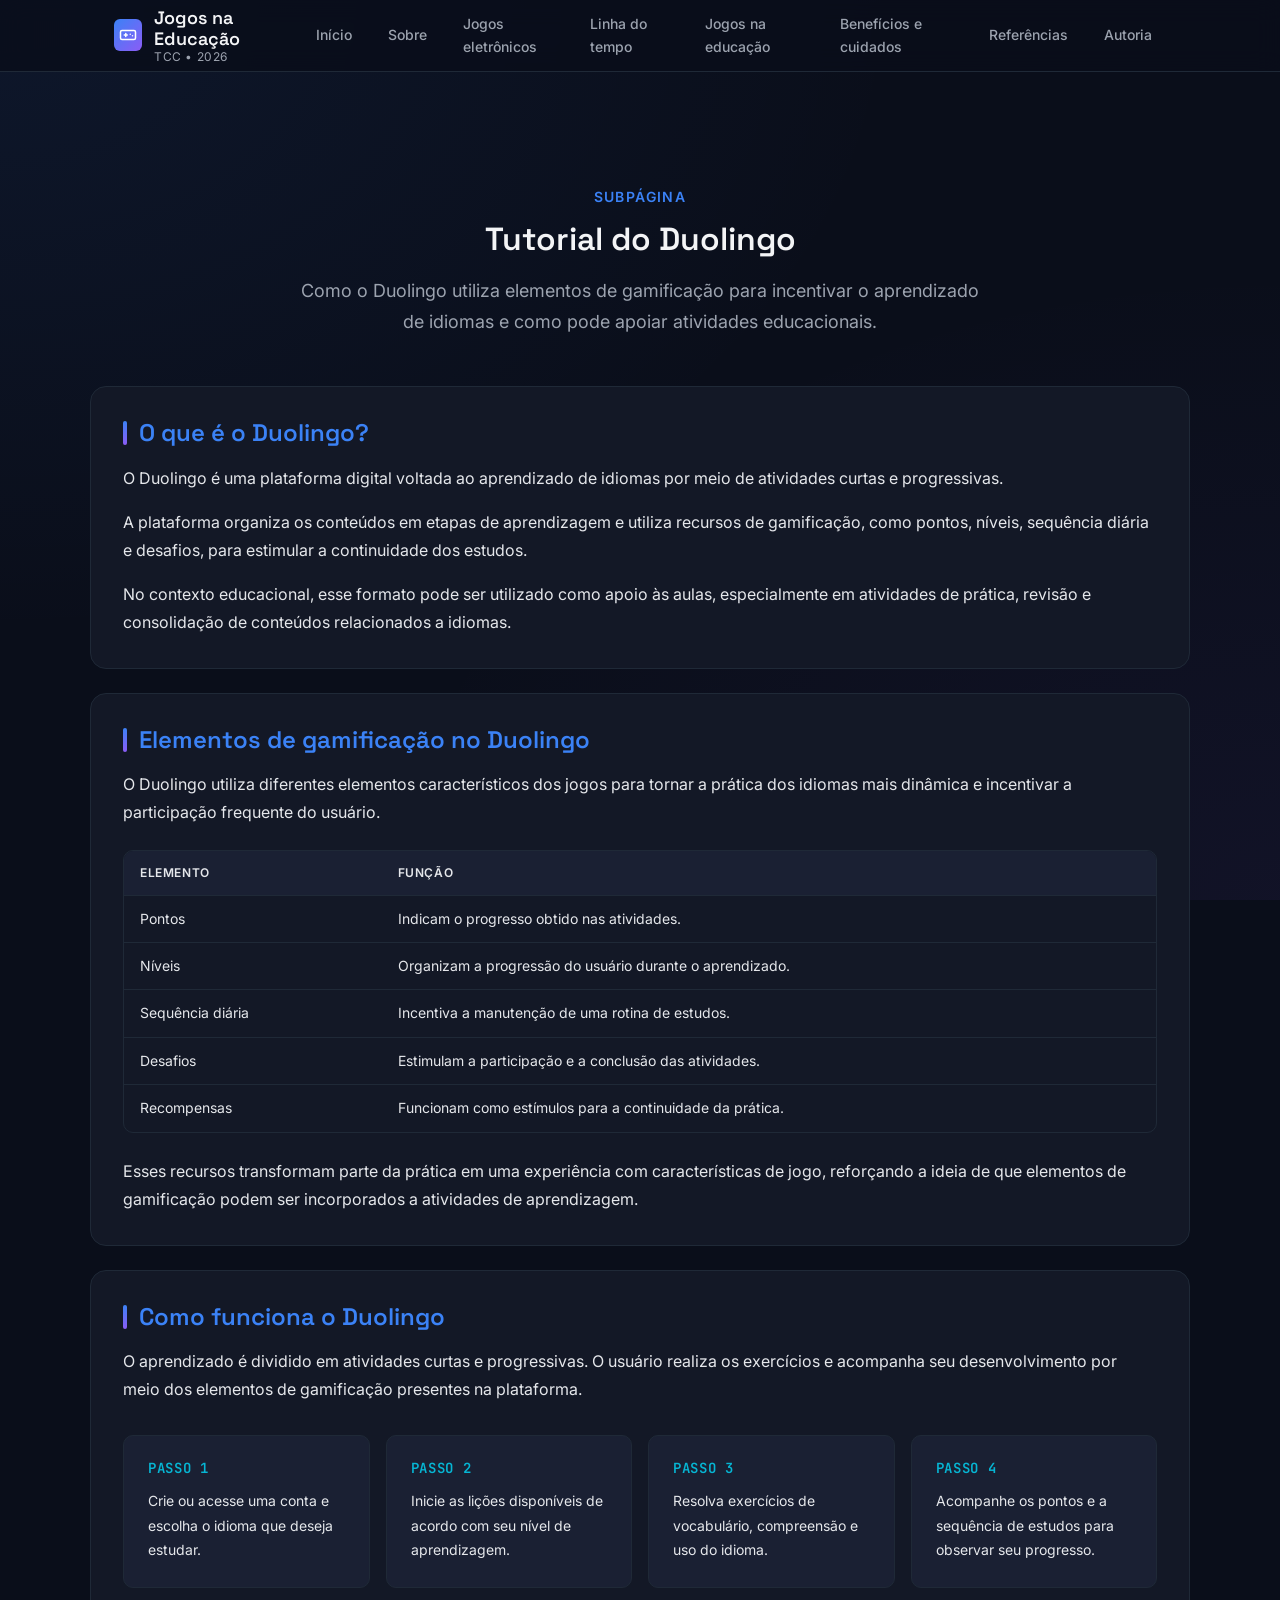
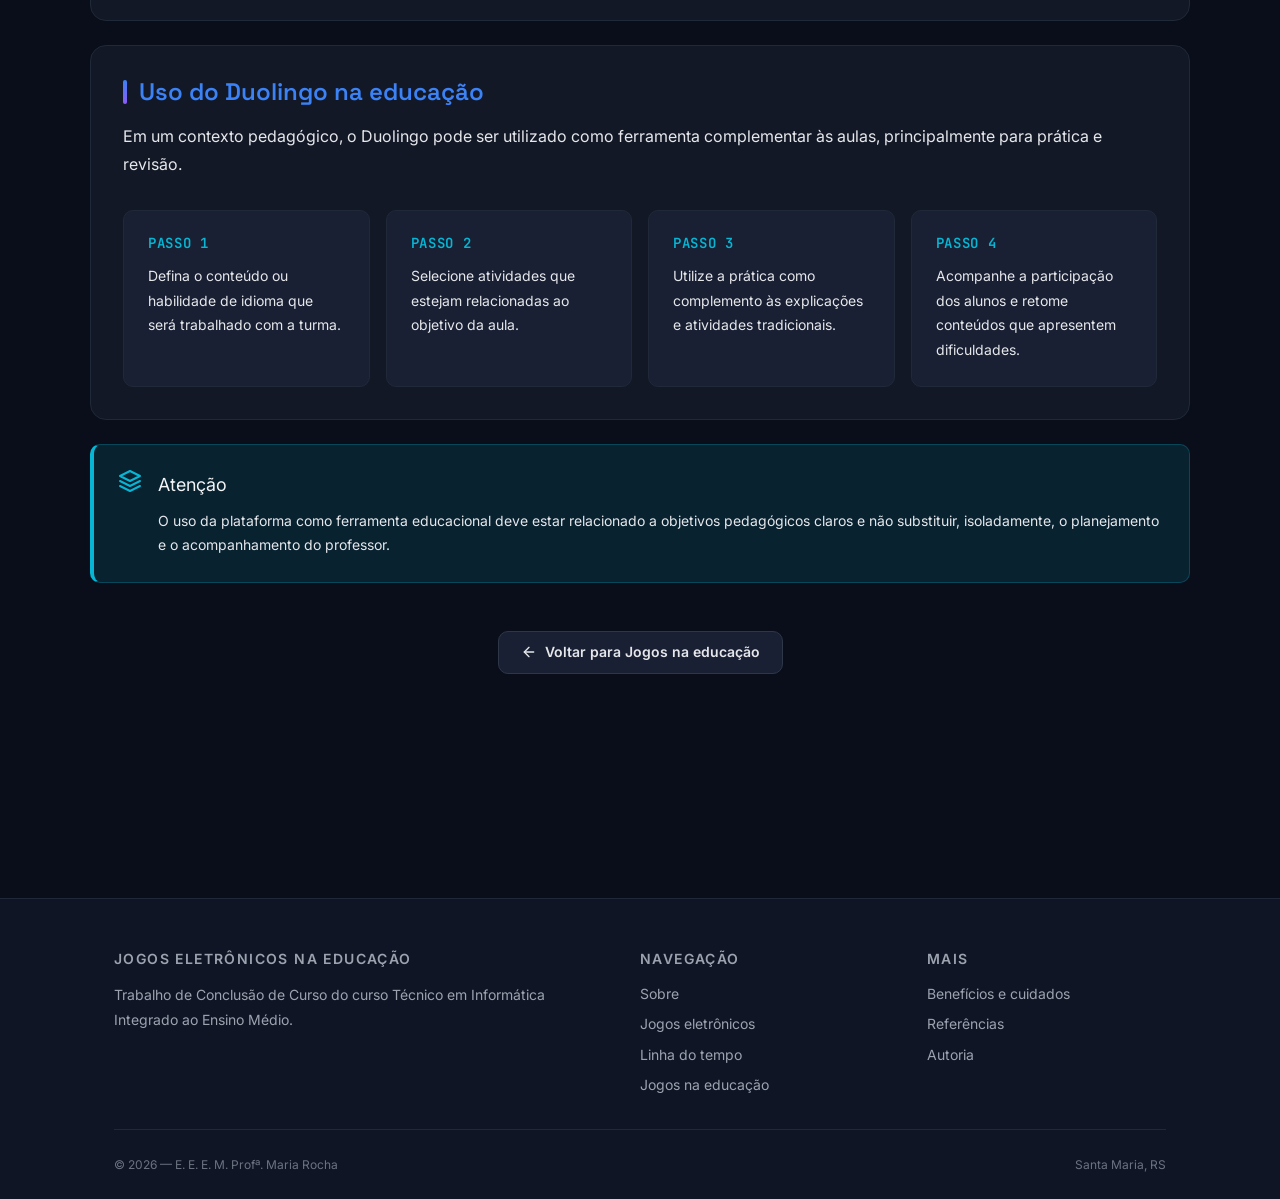
<file: duolingo.html>
<!doctype html>
<html lang="pt-br">
<head>
    <meta charset="utf-8">
    <meta name="viewport" content="width=device-width, initial-scale=1.0">
    <title>Duolingo — Tutorial</title>
    <meta name="description" content="Como o Duolingo utiliza elementos de gamificação para apoiar o aprendizado de idiomas e como pode ser utilizado na educação.">

    <link rel="preconnect" href="https://fonts.googleapis.com">
    <link rel="preconnect" href="https://fonts.gstatic.com" crossorigin>
    <link rel="stylesheet" href="https://fonts.googleapis.com/css2?family=Inter:wght@400;500;600;700&family=Space+Grotesk:wght@500;600;700&family=JetBrains+Mono:wght@500;600&display=swap">

    <link rel="stylesheet" href="CSSTCC.css">
</head>
<body>
    <a href="#main" class="skip-link">Pular para o conteúdo</a>

    <!-- HEADER -->
    <header class="site-header">
        <div class="site-header__inner">
            <a href="index.html" class="site-logo" aria-label="Página inicial">
                <span class="site-logo__icon" aria-hidden="true">
                    <svg viewBox="0 0 24 24" fill="none" stroke="currentColor" stroke-width="2" stroke-linecap="round" stroke-linejoin="round">
                        <rect x="2" y="6" width="20" height="12" rx="2"/>
                        <line x1="7" y1="12" x2="11" y2="12"/>
                        <line x1="9" y1="10" x2="9" y2="14"/>
                        <line x1="15" y1="11" x2="15" y2="11"/>
                        <line x1="18" y1="13" x2="18" y2="13"/>
                    </svg>
                </span>
                <span class="site-logo__text">
                    Jogos na Educação
                    <small>TCC • 2026</small>
                </span>
            </a>

            <button class="menu-toggle" aria-label="Abrir menu" aria-expanded="false" aria-controls="primary-nav">
                <span class="menu-toggle__bars" aria-hidden="true"></span>
            </button>

            <nav class="site-nav" id="primary-nav" aria-label="Navegação principal">
                <a href="index.html" class="site-nav__link">Início</a>
                <a href="sobre.html" class="site-nav__link">Sobre</a>
                <a href="jogos-eletronicos.html" class="site-nav__link">Jogos eletrônicos</a>
                <a href="linha-do-tempo.html" class="site-nav__link">Linha do tempo</a>
                <a href="jogos-na-educacao.html" class="site-nav__link">Jogos na educação</a>
                <a href="beneficios-cuidados.html" class="site-nav__link">Benefícios e cuidados</a>
                <a href="referencias.html" class="site-nav__link">Referências</a>
                <a href="autoria.html" class="site-nav__link">Autoria</a>
            </nav>
        </div>
    </header>

    <!-- CONTEÚDO -->
    <main id="main">
        <section class="container section">
            <header class="section-header reveal">
                <span class="section-header__eyebrow">Subpágina</span>
                <h1 class="section-header__title">Tutorial do Duolingo</h1>
                <p class="section-header__lead">
                    Como o Duolingo utiliza elementos de gamificação para
                    incentivar o aprendizado de idiomas e como pode apoiar atividades educacionais.
                </p>
            </header>

            <!-- O QUE É -->
            <article class="content-block reveal">
                <h2 class="content-block__title">O que é o Duolingo?</h2>

                <p>
                    O Duolingo é uma plataforma digital voltada ao aprendizado
                    de idiomas por meio de atividades curtas e progressivas.
                </p>

                <p>
                    A plataforma organiza os conteúdos em etapas de aprendizagem
                    e utiliza recursos de gamificação, como pontos, níveis,
                    sequência diária e desafios, para estimular a continuidade dos estudos.
                </p>

                <p>
                    No contexto educacional, esse formato pode ser utilizado
                    como apoio às aulas, especialmente em atividades de prática,
                    revisão e consolidação de conteúdos relacionados a idiomas.
                </p>
            </article>

            <!-- COMPARAÇÃO -->
            <article class="content-block reveal">
                <h2 class="content-block__title">Elementos de gamificação no Duolingo</h2>

                <p>
                    O Duolingo utiliza diferentes elementos característicos dos
                    jogos para tornar a prática dos idiomas mais dinâmica e incentivar
                    a participação frequente do usuário.
                </p>

                <div class="table-wrapper">
                    <table class="table">
                        <thead>
                            <tr>
                                <th>Elemento</th>
                                <th>Função</th>
                            </tr>
                        </thead>
                        <tbody>
                            <tr>
                                <td>Pontos</td>
                                <td>Indicam o progresso obtido nas atividades.</td>
                            </tr>
                            <tr>
                                <td>Níveis</td>
                                <td>Organizam a progressão do usuário durante o aprendizado.</td>
                            </tr>
                            <tr>
                                <td>Sequência diária</td>
                                <td>Incentiva a manutenção de uma rotina de estudos.</td>
                            </tr>
                            <tr>
                                <td>Desafios</td>
                                <td>Estimulam a participação e a conclusão das atividades.</td>
                            </tr>
                            <tr>
                                <td>Recompensas</td>
                                <td>Funcionam como estímulos para a continuidade da prática.</td>
                            </tr>
                        </tbody>
                    </table>
                </div>

                <p>
                    Esses recursos transformam parte da prática em uma experiência
                    com características de jogo, reforçando a ideia de que elementos
                    de gamificação podem ser incorporados a atividades de aprendizagem.
                </p>
            </article>

            
            <!-- TUTORIAL USO -->
            <section id="tutorialUso" class="content-block reveal">
                <h2 class="content-block__title">Como funciona o Duolingo</h2>
                <p>
                    O aprendizado é dividido em atividades curtas e progressivas.
                    O usuário realiza os exercícios e acompanha seu desenvolvimento
                    por meio dos elementos de gamificação presentes na plataforma.
                </p>

                <div class="passos-kahoot">
                    <div class="passo-card">
                        <h3>Passo 1</h3>
                        <p>Crie ou acesse uma conta e escolha o idioma que deseja estudar.</p>
                    </div>
                    <div class="passo-card">
                        <h3>Passo 2</h3>
                        <p>Inicie as lições disponíveis de acordo com seu nível de aprendizagem.</p>
                    </div>
                    <div class="passo-card">
                        <h3>Passo 3</h3>
                        <p>Resolva exercícios de vocabulário, compreensão e uso do idioma.</p>
                    </div>
                    <div class="passo-card">
                        <h3>Passo 4</h3>
                        <p>Acompanhe os pontos e a sequência de estudos para observar seu progresso.</p>
                    </div>
                </div>
            </section>

            <!-- TUTORIAL EDUCAÇÃO -->
            <section id="tutorialEducacao" class="content-block reveal">
                <h2 class="content-block__title">Uso do Duolingo na educação</h2>
                <p>
                    Em um contexto pedagógico, o Duolingo pode ser utilizado como
                    ferramenta complementar às aulas, principalmente para prática e revisão.
                </p>

                <div class="passos-kahoot">
                    <div class="passo-card">
                        <h3>Passo 1</h3>
                        <p>Defina o conteúdo ou habilidade de idioma que será trabalhado com a turma.</p>
                    </div>
                    <div class="passo-card">
                        <h3>Passo 2</h3>
                        <p>Selecione atividades que estejam relacionadas ao objetivo da aula.</p>
                    </div>
                    <div class="passo-card">
                        <h3>Passo 3</h3>
                        <p>Utilize a prática como complemento às explicações e atividades tradicionais.</p>
                    </div>
                    <div class="passo-card">
                        <h3>Passo 4</h3>
                        <p>Acompanhe a participação dos alunos e retome conteúdos que apresentem dificuldades.</p>
                    </div>
                </div>
            </section>

            <!-- CALLOUT -->
            <div class="callout callout--cyan reveal">
                <svg class="callout__icon" viewBox="0 0 24 24" fill="none" stroke="currentColor" stroke-width="2" stroke-linecap="round" stroke-linejoin="round" aria-hidden="true">
                    <path d="M12 2L2 7l10 5 10-5-10-5z"/>
                    <path d="M2 17l10 5 10-5"/>
                    <path d="M2 12l10 5 10-5"/>
                </svg>
                <div class="callout__body">
                    <p class="callout__title">Atenção</p>
                    <p class="callout__text">
                        O uso da plataforma como ferramenta educacional deve estar
                        relacionado a objetivos pedagógicos claros e não substituir,
                        isoladamente, o planejamento e o acompanhamento do professor.
                    </p>
                </div>
            </div>

            <!-- VOLTAR -->
            <div class="reveal" style="text-align: center; margin-top: var(--space-8);">
                <a href="jogos-na-educacao.html" class="btn btn--secondary">
                    <svg viewBox="0 0 24 24" fill="none" stroke="currentColor" stroke-width="2" stroke-linecap="round" stroke-linejoin="round" aria-hidden="true">
                        <line x1="19" y1="12" x2="5" y2="12"/>
                        <polyline points="12 19 5 12 12 5"/>
                    </svg>
                    Voltar para Jogos na educação
                </a>
            </div>
        </section>
    </main>

    <!-- FOOTER -->
    <footer class="site-footer">
        <div class="container">
            <div class="site-footer__grid">
                <div>
                    <p class="site-footer__title">Jogos Eletrônicos na Educação</p>
                    <p class="site-footer__text">
                        Trabalho de Conclusão de Curso do curso Técnico
                        em Informática Integrado ao Ensino Médio.
                    </p>
                </div>

                <div>
                    <p class="site-footer__title">Navegação</p>
                    <nav class="site-footer__list" aria-label="Rodapé">
                        <a href="sobre.html">Sobre</a>
                        <a href="jogos-eletronicos.html">Jogos eletrônicos</a>
                        <a href="linha-do-tempo.html">Linha do tempo</a>
                        <a href="jogos-na-educacao.html">Jogos na educação</a>
                    </nav>
                </div>

                <div>
                    <p class="site-footer__title">Mais</p>
                    <nav class="site-footer__list" aria-label="Rodapé secundário">
                        <a href="beneficios-cuidados.html">Benefícios e cuidados</a>
                        <a href="referencias.html">Referências</a>
                        <a href="autoria.html">Autoria</a>
                    </nav>
                </div>
            </div>

            <div class="site-footer__bottom">
                <p class="site-footer__copy">&copy; 2026 — E. E. E. M. Profª. Maria Rocha</p>
                <p class="site-footer__copy">Santa Maria, RS</p>
            </div>
        </div>
    </footer>

    <button class="scroll-top" aria-label="Voltar ao topo da página">
        <svg viewBox="0 0 24 24" fill="none" stroke="currentColor" stroke-width="2.5" stroke-linecap="round" stroke-linejoin="round" aria-hidden="true">
            <polyline points="18 15 12 9 6 15"/>
        </svg>
    </button>

    <script src="script.js"></script>
    <script src="duolingo.js"></script>
</body>
</html>
</file>
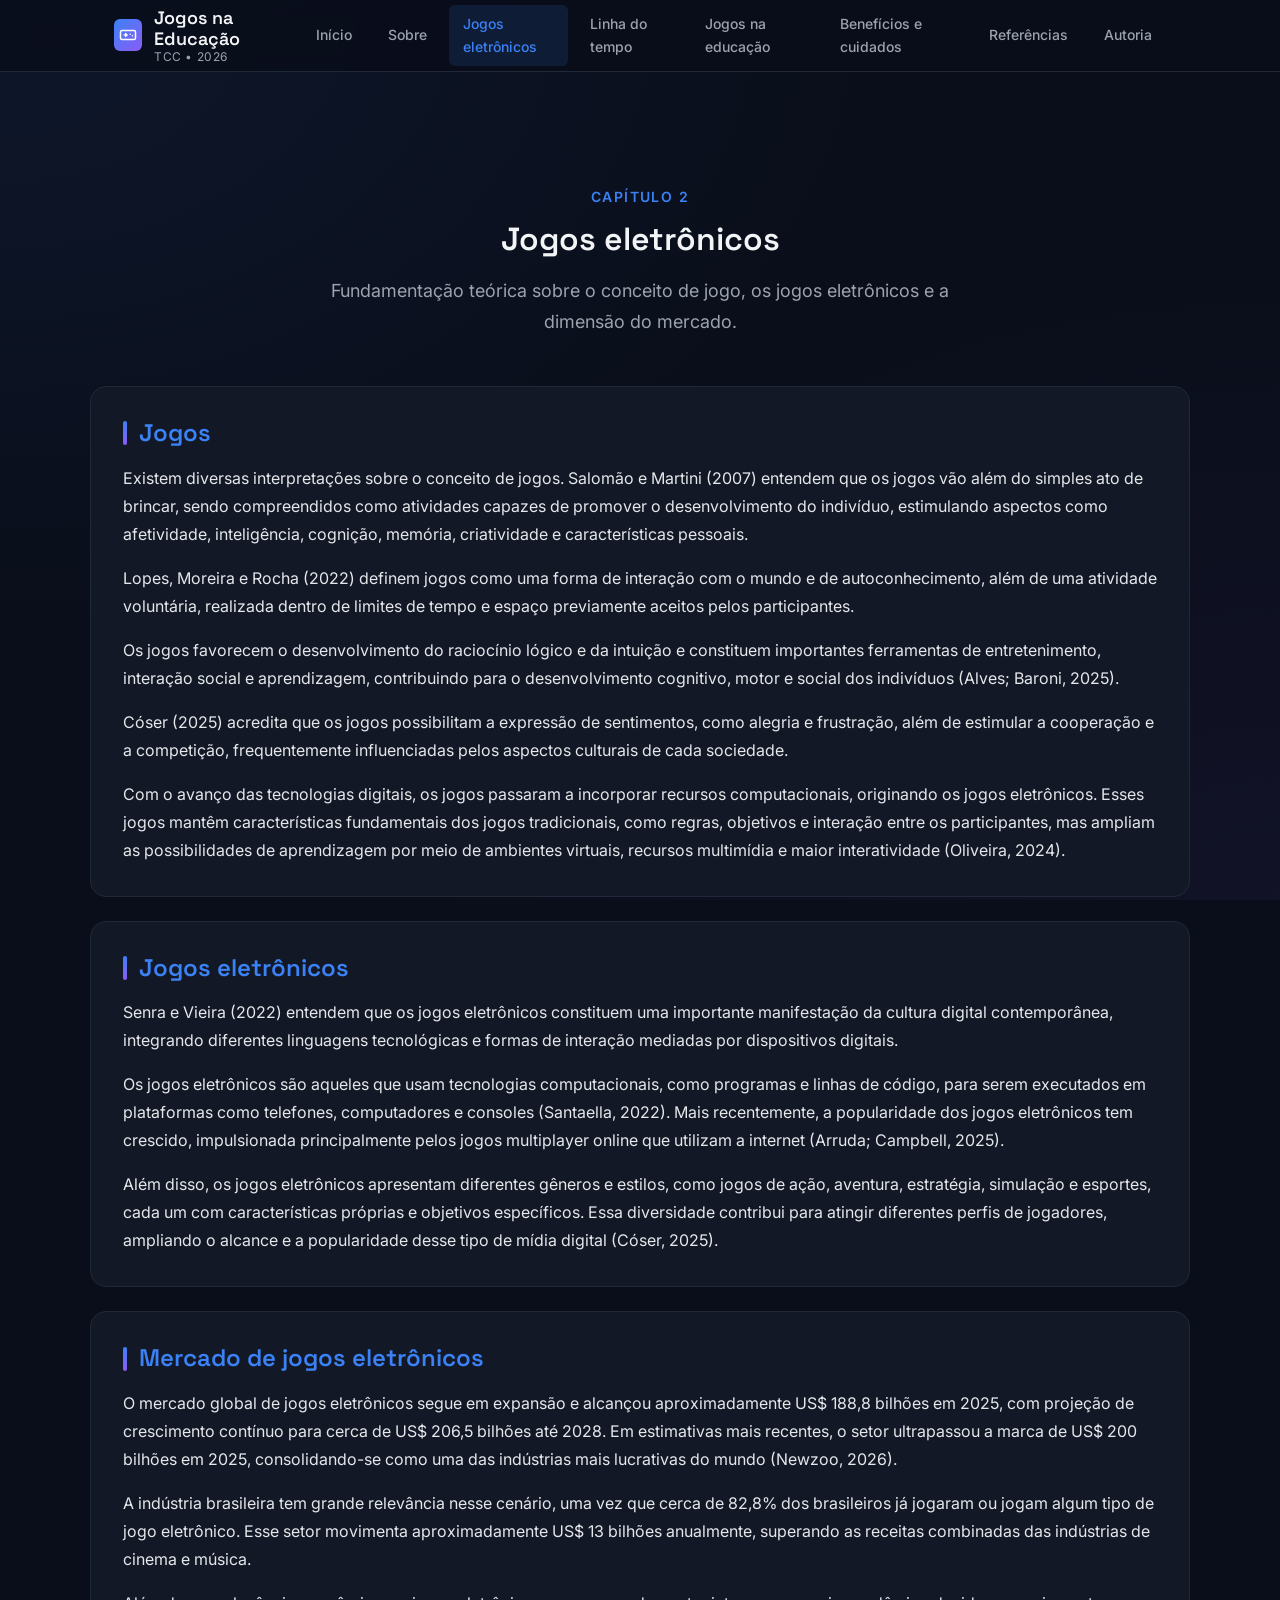
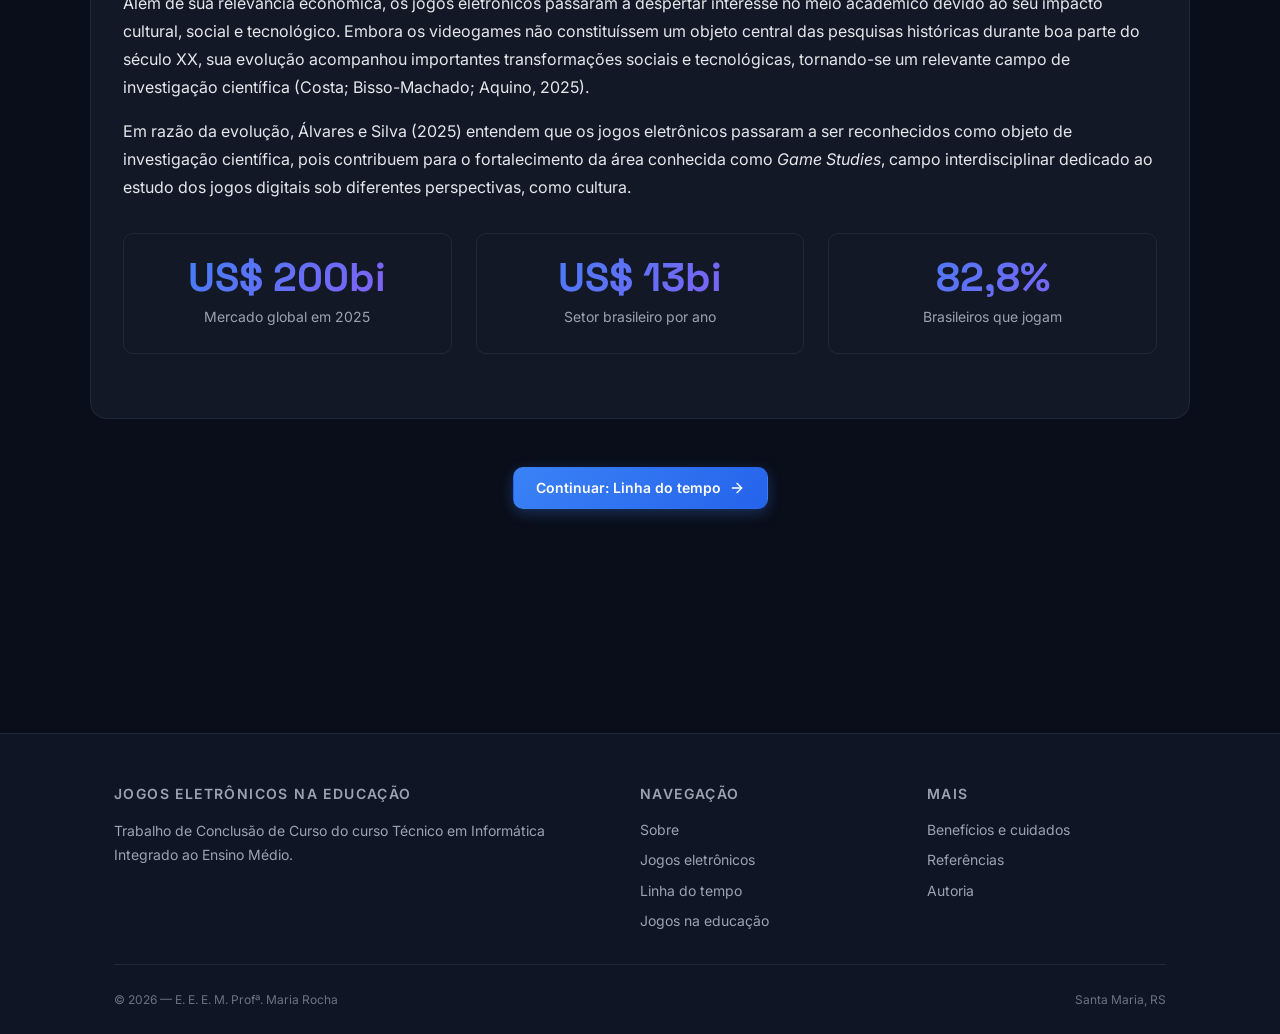
<file: jogos-eletronicos.html>
<!doctype html>
<html lang="pt-br">

<head>
    <meta charset="utf-8">
    <meta name="viewport" content="width=device-width, initial-scale=1.0">
    <title>Jogos eletrônicos — TCC</title>
    <meta name="description" content="Conceitos fundamentais sobre jogos, jogos eletrônicos e o mercado global da indústria.">

    <link rel="preconnect" href="https://fonts.googleapis.com">
    <link rel="preconnect" href="https://fonts.gstatic.com" crossorigin>
    <link rel="stylesheet" href="https://fonts.googleapis.com/css2?family=Inter:wght@400;500;600;700&family=Space+Grotesk:wght@500;600;700&family=JetBrains+Mono:wght@500;600&display=swap">

    <link rel="stylesheet" href="CSSTCC.css">
</head>

<body>

    <a href="#main" class="skip-link">Pular para o conteúdo</a>

    <!-- HEADER -->

    <header class="site-header">
        <div class="site-header__inner">

            <a href="index.html" class="site-logo" aria-label="Página inicial">
                <span class="site-logo__icon" aria-hidden="true">
                    <svg viewBox="0 0 24 24" fill="none" stroke="currentColor" stroke-width="2" stroke-linecap="round" stroke-linejoin="round">
                        <rect x="2" y="6" width="20" height="12" rx="2"/>
                        <line x1="7" y1="12" x2="11" y2="12"/>
                        <line x1="9" y1="10" x2="9" y2="14"/>
                        <line x1="15" y1="11" x2="15" y2="11"/>
                        <line x1="18" y1="13" x2="18" y2="13"/>
                    </svg>
                </span>
                <span class="site-logo__text">
                    Jogos na Educação
                    <small>TCC • 2026</small>
                </span>
            </a>

            <button class="menu-toggle" aria-label="Abrir menu" aria-expanded="false" aria-controls="primary-nav">
                <span class="menu-toggle__bars" aria-hidden="true"></span>
            </button>

            <nav class="site-nav" id="primary-nav" aria-label="Navegação principal">

                <a href="index.html" class="site-nav__link">Início</a>
                <a href="sobre.html" class="site-nav__link">Sobre</a>
                <a href="jogos-eletronicos.html" class="site-nav__link" aria-current="page">Jogos eletrônicos</a>
                <a href="linha-do-tempo.html" class="site-nav__link">Linha do tempo</a>
                <a href="jogos-na-educacao.html" class="site-nav__link">Jogos na educação</a>
                <a href="beneficios-cuidados.html" class="site-nav__link">Benefícios e cuidados</a>
                <a href="referencias.html" class="site-nav__link">Referências</a>
                <a href="autoria.html" class="site-nav__link">Autoria</a>

            </nav>

        </div>
    </header>


    <!-- CONTEÚDO -->

    <main id="main">

        <section class="container section">

            <header class="section-header reveal">
                <span class="section-header__eyebrow">Capítulo 2</span>
                <h1 class="section-header__title">Jogos eletrônicos</h1>
                <p class="section-header__lead">
                    Fundamentação teórica sobre o conceito de jogo,
                    os jogos eletrônicos e a dimensão do mercado.
                </p>
            </header>


            <!-- 2.1 -->

            <article class="content-block reveal">
                <h2 class="content-block__title">Jogos</h2>

                <p>
                    Existem diversas interpretações sobre o conceito de jogos.
                    Salomão e Martini (2007) entendem que os jogos vão além do
                    simples ato de brincar, sendo compreendidos como atividades
                    capazes de promover o desenvolvimento do indivíduo,
                    estimulando aspectos como afetividade, inteligência,
                    cognição, memória, criatividade e características pessoais.
                </p>

                <p>
                    Lopes, Moreira e Rocha (2022) definem jogos como uma forma
                    de interação com o mundo e de autoconhecimento, além de
                    uma atividade voluntária, realizada dentro de limites de
                    tempo e espaço previamente aceitos pelos participantes.
                </p>

                <p>
                    Os jogos favorecem o desenvolvimento do raciocínio lógico
                    e da intuição e constituem importantes ferramentas de
                    entretenimento, interação social e aprendizagem,
                    contribuindo para o desenvolvimento cognitivo, motor e
                    social dos indivíduos (Alves; Baroni, 2025).
                </p>

                <p>
                    Cóser (2025) acredita que os jogos possibilitam a
                    expressão de sentimentos, como alegria e frustração, além
                    de estimular a cooperação e a competição, frequentemente
                    influenciadas pelos aspectos culturais de cada sociedade.
                </p>

                <p>
                    Com o avanço das tecnologias digitais, os jogos passaram
                    a incorporar recursos computacionais, originando os jogos
                    eletrônicos. Esses jogos mantêm características
                    fundamentais dos jogos tradicionais, como regras,
                    objetivos e interação entre os participantes, mas ampliam
                    as possibilidades de aprendizagem por meio de ambientes
                    virtuais, recursos multimídia e maior interatividade
                    (Oliveira, 2024).
                </p>
            </article>


            <!-- 2.2 -->

            <article class="content-block reveal">
                <h2 class="content-block__title">Jogos eletrônicos</h2>

                <p>
                    Senra e Vieira (2022) entendem que os jogos eletrônicos
                    constituem uma importante manifestação da cultura digital
                    contemporânea, integrando diferentes linguagens
                    tecnológicas e formas de interação mediadas por
                    dispositivos digitais.
                </p>

                <p>
                    Os jogos eletrônicos são aqueles que usam tecnologias
                    computacionais, como programas e linhas de código, para
                    serem executados em plataformas como telefones,
                    computadores e consoles (Santaella, 2022). Mais
                    recentemente, a popularidade dos jogos eletrônicos tem
                    crescido, impulsionada principalmente pelos jogos
                    multiplayer online que utilizam a internet (Arruda;
                    Campbell, 2025).
                </p>

                <p>
                    Além disso, os jogos eletrônicos apresentam diferentes
                    gêneros e estilos, como jogos de ação, aventura,
                    estratégia, simulação e esportes, cada um com
                    características próprias e objetivos específicos. Essa
                    diversidade contribui para atingir diferentes perfis de
                    jogadores, ampliando o alcance e a popularidade desse tipo
                    de mídia digital (Cóser, 2025).
                </p>
            </article>


            <!-- 2.3 MERCADO -->

            <article class="content-block reveal">
                <h2 class="content-block__title">Mercado de jogos eletrônicos</h2>

                <p>
                    O mercado global de jogos eletrônicos segue em expansão e
                    alcançou aproximadamente US$ 188,8 bilhões em 2025, com
                    projeção de crescimento contínuo para cerca de US$ 206,5
                    bilhões até 2028. Em estimativas mais recentes, o setor
                    ultrapassou a marca de US$ 200 bilhões em 2025,
                    consolidando-se como uma das indústrias mais lucrativas
                    do mundo (Newzoo, 2026).
                </p>

                <p>
                    A indústria brasileira tem grande relevância nesse cenário,
                    uma vez que cerca de 82,8% dos brasileiros já jogaram ou
                    jogam algum tipo de jogo eletrônico. Esse setor movimenta
                    aproximadamente US$ 13 bilhões anualmente, superando as
                    receitas combinadas das indústrias de cinema e música.
                </p>

                <p>
                    Além de sua relevância econômica, os jogos eletrônicos
                    passaram a despertar interesse no meio acadêmico devido
                    ao seu impacto cultural, social e tecnológico. Embora os
                    videogames não constituíssem um objeto central das
                    pesquisas históricas durante boa parte do século XX, sua
                    evolução acompanhou importantes transformações sociais e
                    tecnológicas, tornando-se um relevante campo de
                    investigação científica (Costa; Bisso-Machado; Aquino,
                    2025).
                </p>

                <p>
                    Em razão da evolução, Álvares e Silva (2025) entendem que
                    os jogos eletrônicos passaram a ser reconhecidos como
                    objeto de investigação científica, pois contribuem para o
                    fortalecimento da área conhecida como
                    <em>Game Studies</em>, campo interdisciplinar dedicado
                    ao estudo dos jogos digitais sob diferentes perspectivas,
                    como cultura.
                </p>
            
            
            <!-- DADOS -->

            <div class="stats reveal">
                <div class="stat">
                    <div class="stat__value">US$ 200bi</div>
                    <div class="stat__label">Mercado global em 2025</div>
                </div>
                <div class="stat">
                    <div class="stat__value">US$ 13bi</div>
                    <div class="stat__label">Setor brasileiro por ano</div>
                </div>
                <div class="stat">
                    <div class="stat__value">82,8%</div>
                    <div class="stat__label">Brasileiros que jogam</div>
                </div>
            </div>
            </article>

            <!-- PRÓXIMO -->

            <div class="reveal" style="text-align: center; margin-top: var(--space-8);">
                <a href="linha-do-tempo.html" class="btn btn--primary">
                    Continuar: Linha do tempo
                    <svg viewBox="0 0 24 24" fill="none" stroke="currentColor" stroke-width="2" stroke-linecap="round" stroke-linejoin="round" aria-hidden="true">
                        <line x1="5" y1="12" x2="19" y2="12"/>
                        <polyline points="12 5 19 12 12 19"/>
                    </svg>
                </a>
            </div>

        </section>

    </main>


    <!-- FOOTER -->

    <footer class="site-footer">
        <div class="container">

            <div class="site-footer__grid">

                <div>
                    <p class="site-footer__title">Jogos Eletrônicos na Educação</p>
                    <p class="site-footer__text">
                        Trabalho de Conclusão de Curso do curso Técnico
                        em Informática Integrado ao Ensino Médio.
                    </p>
                </div>

                <div>
                    <p class="site-footer__title">Navegação</p>
                    <nav class="site-footer__list" aria-label="Rodapé">
                        <a href="sobre.html">Sobre</a>
                        <a href="jogos-eletronicos.html">Jogos eletrônicos</a>
                        <a href="linha-do-tempo.html">Linha do tempo</a>
                        <a href="jogos-na-educacao.html">Jogos na educação</a>
                    </nav>
                </div>

                <div>
                    <p class="site-footer__title">Mais</p>
                    <nav class="site-footer__list" aria-label="Rodapé secundário">
                        <a href="beneficios-cuidados.html">Benefícios e cuidados</a>
                        <a href="referencias.html">Referências</a>
                        <a href="autoria.html">Autoria</a>
                    </nav>
                </div>

            </div>

            <div class="site-footer__bottom">
                <p class="site-footer__copy">
                    &copy; 2026 — E. E. E. M. Profª. Maria Rocha
                </p>
                <p class="site-footer__copy">
                    Santa Maria, RS
                </p>
            </div>

        </div>
    </footer>


    <button class="scroll-top" aria-label="Voltar ao topo da página">
        <svg viewBox="0 0 24 24" fill="none" stroke="currentColor" stroke-width="2.5" stroke-linecap="round" stroke-linejoin="round" aria-hidden="true">
            <polyline points="18 15 12 9 6 15"/>
        </svg>
    </button>


    <script src="script.js"></script>

</body>

</html>
</file>
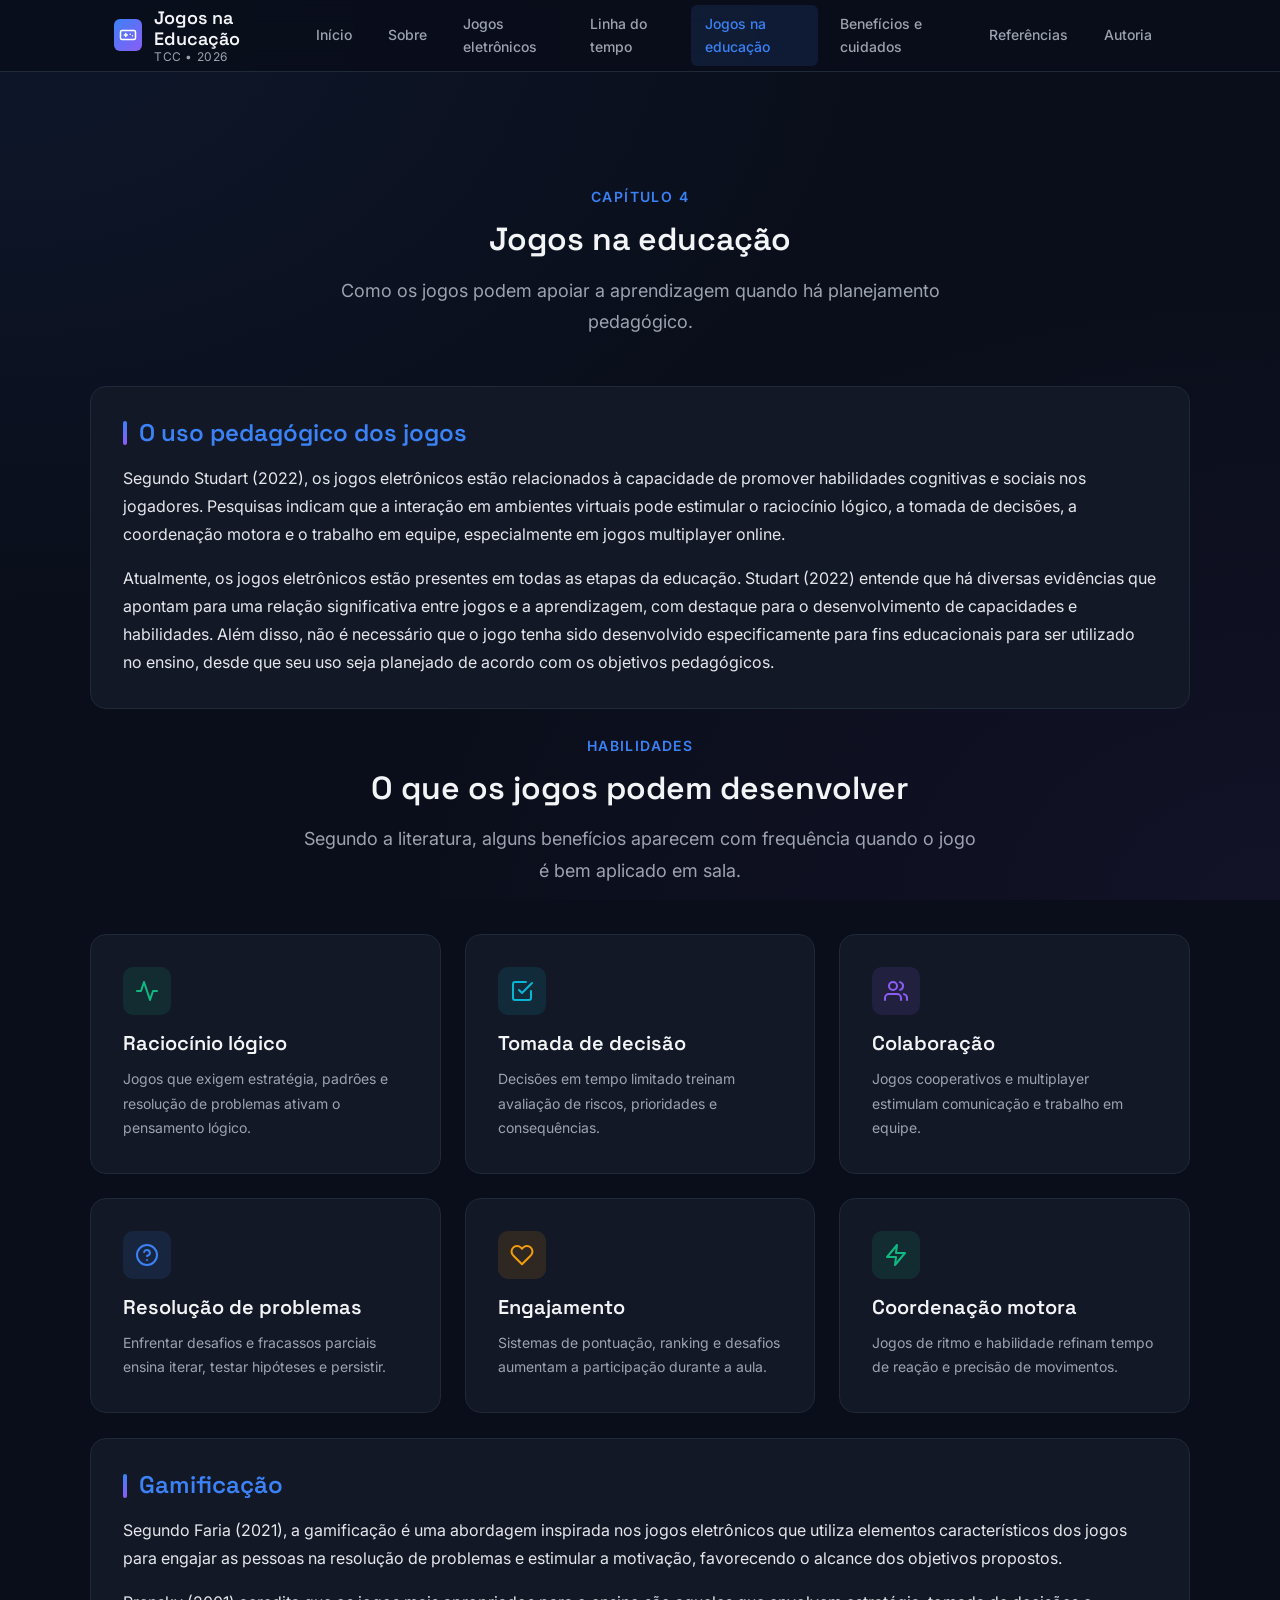
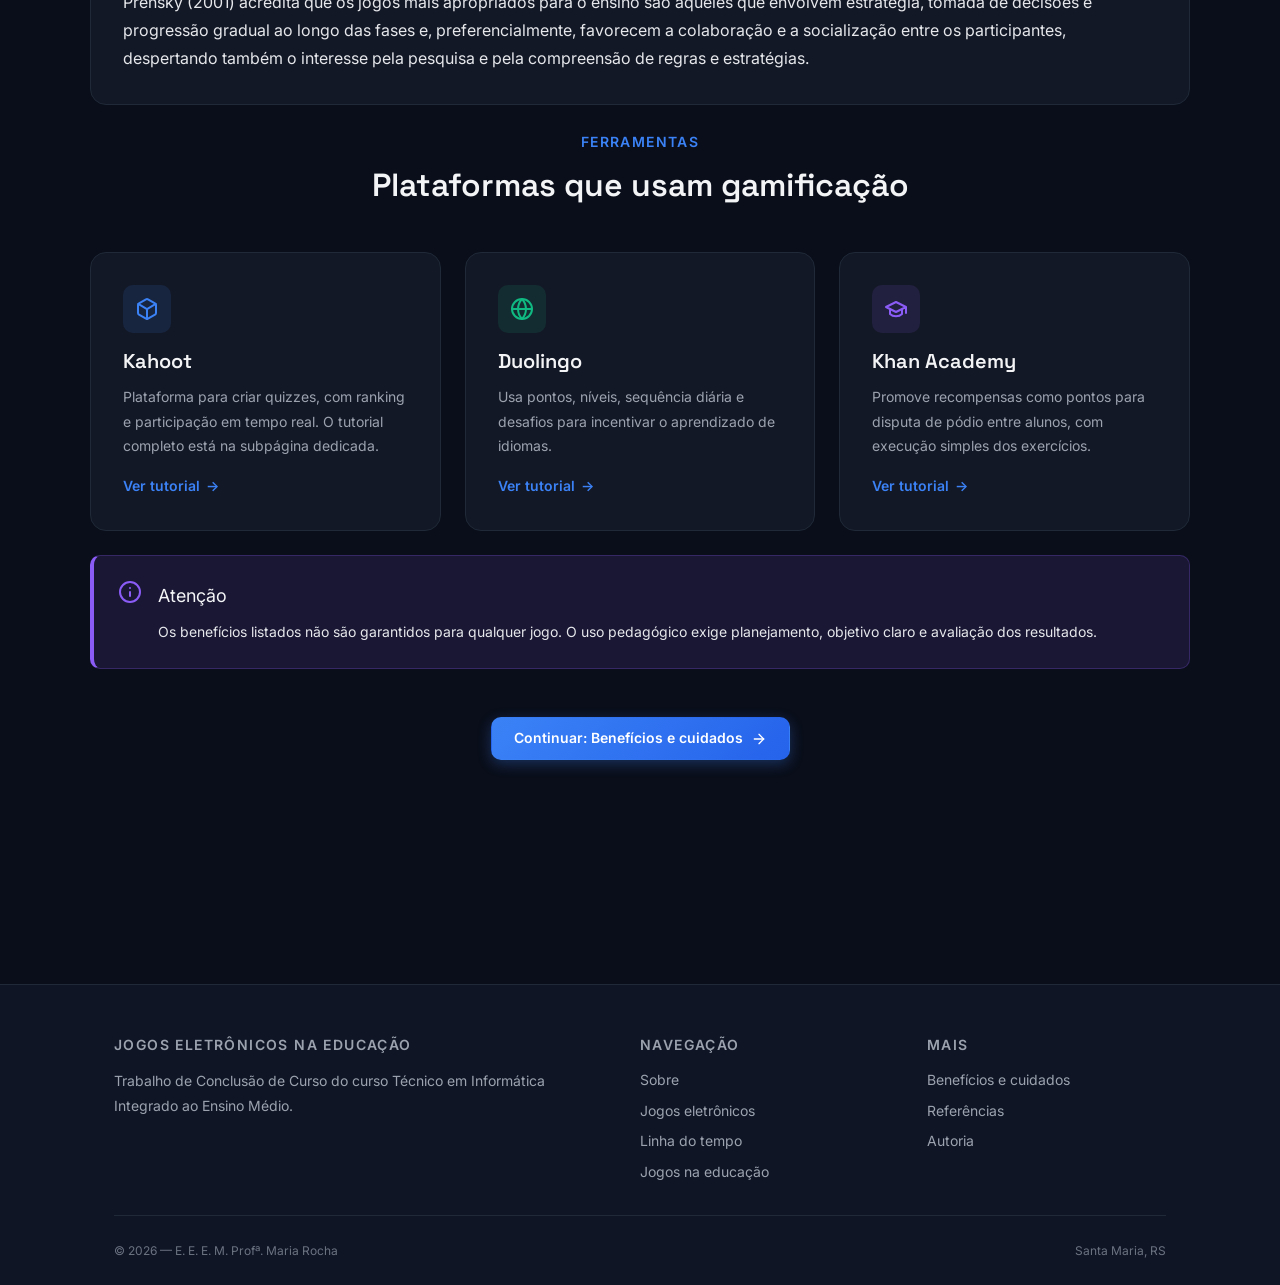
<file: jogos-na-educacao.html>
<!doctype html>
<html lang="pt-br">

<head>
    <meta charset="utf-8">
    <meta name="viewport" content="width=device-width, initial-scale=1.0">
    <title>Jogos na educação — TCC</title>
    <meta name="description" content="Como os jogos eletrônicos podem apoiar o processo de ensino e aprendizagem na educação.">

    <link rel="preconnect" href="https://fonts.googleapis.com">
    <link rel="preconnect" href="https://fonts.gstatic.com" crossorigin>
    <link rel="stylesheet" href="https://fonts.googleapis.com/css2?family=Inter:wght@400;500;600;700&family=Space+Grotesk:wght@500;600;700&family=JetBrains+Mono:wght@500;600&display=swap">

    <link rel="stylesheet" href="CSSTCC.css">
</head>

<body>

    <a href="#main" class="skip-link">Pular para o conteúdo</a>

    <!-- HEADER -->

    <header class="site-header">
        <div class="site-header__inner">

            <a href="index.html" class="site-logo" aria-label="Página inicial">
                <span class="site-logo__icon" aria-hidden="true">
                    <svg viewBox="0 0 24 24" fill="none" stroke="currentColor" stroke-width="2" stroke-linecap="round" stroke-linejoin="round">
                        <rect x="2" y="6" width="20" height="12" rx="2"/>
                        <line x1="7" y1="12" x2="11" y2="12"/>
                        <line x1="9" y1="10" x2="9" y2="14"/>
                        <line x1="15" y1="11" x2="15" y2="11"/>
                        <line x1="18" y1="13" x2="18" y2="13"/>
                    </svg>
                </span>
                <span class="site-logo__text">
                    Jogos na Educação
                    <small>TCC • 2026</small>
                </span>
            </a>

            <button class="menu-toggle" aria-label="Abrir menu" aria-expanded="false" aria-controls="primary-nav">
                <span class="menu-toggle__bars" aria-hidden="true"></span>
            </button>

            <nav class="site-nav" id="primary-nav" aria-label="Navegação principal">

                <a href="index.html" class="site-nav__link">Início</a>
                <a href="sobre.html" class="site-nav__link">Sobre</a>
                <a href="jogos-eletronicos.html" class="site-nav__link">Jogos eletrônicos</a>
                <a href="linha-do-tempo.html" class="site-nav__link">Linha do tempo</a>
                <a href="jogos-na-educacao.html" class="site-nav__link" aria-current="page">Jogos na educação</a>
                <a href="beneficios-cuidados.html" class="site-nav__link">Benefícios e cuidados</a>
                <a href="referencias.html" class="site-nav__link">Referências</a>
                <a href="autoria.html" class="site-nav__link">Autoria</a>

            </nav>

        </div>
    </header>


    <!-- CONTEÚDO -->

    <main id="main">

        <section class="container section">

            <header class="section-header reveal">
                <span class="section-header__eyebrow">Capítulo 4</span>
                <h1 class="section-header__title">Jogos na educação</h1>
                <p class="section-header__lead">
                    Como os jogos podem apoiar a aprendizagem quando há
                    planejamento pedagógico.
                </p>
            </header>


            <!-- INTRODUÇÃO -->

            <article class="content-block reveal">
                <h2 class="content-block__title">O uso pedagógico dos jogos</h2>

                <p>
                    Segundo Studart (2022), os jogos eletrônicos estão
                    relacionados à capacidade de promover habilidades
                    cognitivas e sociais nos jogadores. Pesquisas indicam que
                    a interação em ambientes virtuais pode estimular o
                    raciocínio lógico, a tomada de decisões, a coordenação
                    motora e o trabalho em equipe, especialmente em jogos
                    multiplayer online.
                </p>

                <p>
                    Atualmente, os jogos eletrônicos estão presentes em todas
                    as etapas da educação. Studart (2022) entende que há
                    diversas evidências que apontam para uma relação
                    significativa entre jogos e a aprendizagem, com destaque
                    para o desenvolvimento de capacidades e habilidades. Além
                    disso, não é necessário que o jogo tenha sido
                    desenvolvido especificamente para fins educacionais para
                    ser utilizado no ensino, desde que seu uso seja planejado
                    de acordo com os objetivos pedagógicos.
                </p>
            </article>


            <!-- HABILIDADES -->

            <section class="reveal">

                <header class="section-header">
                    <span class="section-header__eyebrow">Habilidades</span>
                    <h2 class="section-header__title">O que os jogos podem desenvolver</h2>
                    <p class="section-header__lead">
                        Segundo a literatura, alguns benefícios aparecem com
                        frequência quando o jogo é bem aplicado em sala.
                    </p>
                </header>

                <div class="card-grid">

                    <article class="card card--hover">
                        <div class="card__icon card__icon--success" aria-hidden="true">
                            <svg viewBox="0 0 24 24" fill="none" stroke="currentColor" stroke-width="2" stroke-linecap="round" stroke-linejoin="round">
                                <polyline points="22 12 18 12 15 21 9 3 6 12 2 12"/>
                            </svg>
                        </div>
                        <h3 class="card__title">Raciocínio lógico</h3>
                        <p class="card__text">
                            Jogos que exigem estratégia, padrões e resolução
                            de problemas ativam o pensamento lógico.
                        </p>
                    </article>

                    <article class="card card--hover">
                        <div class="card__icon card__icon--cyan" aria-hidden="true">
                            <svg viewBox="0 0 24 24" fill="none" stroke="currentColor" stroke-width="2" stroke-linecap="round" stroke-linejoin="round">
                                <path d="M9 11l3 3L22 4"/>
                                <path d="M21 12v7a2 2 0 0 1-2 2H5a2 2 0 0 1-2-2V5a2 2 0 0 1 2-2h11"/>
                            </svg>
                        </div>
                        <h3 class="card__title">Tomada de decisão</h3>
                        <p class="card__text">
                            Decisões em tempo limitado treinam avaliação de
                            riscos, prioridades e consequências.
                        </p>
                    </article>

                    <article class="card card--hover">
                        <div class="card__icon card__icon--purple" aria-hidden="true">
                            <svg viewBox="0 0 24 24" fill="none" stroke="currentColor" stroke-width="2" stroke-linecap="round" stroke-linejoin="round">
                                <path d="M17 21v-2a4 4 0 0 0-4-4H5a4 4 0 0 0-4 4v2"/>
                                <circle cx="9" cy="7" r="4"/>
                                <path d="M23 21v-2a4 4 0 0 0-3-3.87"/>
                                <path d="M16 3.13a4 4 0 0 1 0 7.75"/>
                            </svg>
                        </div>
                        <h3 class="card__title">Colaboração</h3>
                        <p class="card__text">
                            Jogos cooperativos e multiplayer estimulam
                            comunicação e trabalho em equipe.
                        </p>
                    </article>

                    <article class="card card--hover">
                        <div class="card__icon" aria-hidden="true">
                            <svg viewBox="0 0 24 24" fill="none" stroke="currentColor" stroke-width="2" stroke-linecap="round" stroke-linejoin="round">
                                <circle cx="12" cy="12" r="10"/>
                                <path d="M9.09 9a3 3 0 0 1 5.83 1c0 2-3 3-3 3"/>
                                <line x1="12" y1="17" x2="12.01" y2="17"/>
                            </svg>
                        </div>
                        <h3 class="card__title">Resolução de problemas</h3>
                        <p class="card__text">
                            Enfrentar desafios e fracassos parciais ensina
                            iterar, testar hipóteses e persistir.
                        </p>
                    </article>

                    <article class="card card--hover">
                        <div class="card__icon card__icon--warning" aria-hidden="true">
                            <svg viewBox="0 0 24 24" fill="none" stroke="currentColor" stroke-width="2" stroke-linecap="round" stroke-linejoin="round">
                                <path d="M20.84 4.61a5.5 5.5 0 0 0-7.78 0L12 5.67l-1.06-1.06a5.5 5.5 0 0 0-7.78 7.78l1.06 1.06L12 21.23l7.78-7.78 1.06-1.06a5.5 5.5 0 0 0 0-7.78z"/>
                            </svg>
                        </div>
                        <h3 class="card__title">Engajamento</h3>
                        <p class="card__text">
                            Sistemas de pontuação, ranking e desafios
                            aumentam a participação durante a aula.
                        </p>
                    </article>

                    <article class="card card--hover">
                        <div class="card__icon card__icon--success" aria-hidden="true">
                            <svg viewBox="0 0 24 24" fill="none" stroke="currentColor" stroke-width="2" stroke-linecap="round" stroke-linejoin="round">
                                <polygon points="13 2 3 14 12 14 11 22 21 10 12 10 13 2"/>
                            </svg>
                        </div>
                        <h3 class="card__title">Coordenação motora</h3>
                        <p class="card__text">
                            Jogos de ritmo e habilidade refinam tempo de
                            reação e precisão de movimentos.
                        </p>
                    </article>

                </div>

            </section>

            <br>

            <!-- GAMIFICAÇÃO -->

            <article class="content-block reveal">
                <h2 class="content-block__title">Gamificação</h2>

                <p>
                    Segundo Faria (2021), a gamificação é uma abordagem
                    inspirada nos jogos eletrônicos que utiliza elementos
                    característicos dos jogos para engajar as pessoas na
                    resolução de problemas e estimular a motivação,
                    favorecendo o alcance dos objetivos propostos.
                </p>

                <p>
                    Prensky (2001) acredita que os jogos mais apropriados para
                    o ensino são aqueles que envolvem estratégia, tomada de
                    decisões e progressão gradual ao longo das fases e,
                    preferencialmente, favorecem a colaboração e a
                    socialização entre os participantes, despertando também o
                    interesse pela pesquisa e pela compreensão de regras e
                    estratégias.
                </p>
            </article>


            <!-- FERRAMENTAS -->

            <section class="reveal">

                <header class="section-header">
                    <span class="section-header__eyebrow">Ferramentas</span>
                    <h2 class="section-header__title">Plataformas que usam gamificação</h2>
                </header>

                <div class="card-grid">

                    <article class="card card--hover">
                        <div class="card__icon" aria-hidden="true">
                            <svg viewBox="0 0 24 24" fill="none" stroke="currentColor" stroke-width="2" stroke-linecap="round" stroke-linejoin="round">
                                <path d="M21 16V8a2 2 0 0 0-1-1.73l-7-4a2 2 0 0 0-2 0l-7 4A2 2 0 0 0 3 8v8a2 2 0 0 0 1 1.73l7 4a2 2 0 0 0 2 0l7-4A2 2 0 0 0 21 16z"/>
                                <polyline points="3.27 6.96 12 12.01 20.73 6.96"/>
                                <line x1="12" y1="22.08" x2="12" y2="12"/>
                            </svg>
                        </div>
                        <h3 class="card__title">Kahoot</h3>
                        <p class="card__text">
                            Plataforma para criar quizzes, com ranking e
                            participação em tempo real. O tutorial completo
                            está na subpágina dedicada.
                        </p>
                        <a href="kahoot.html" class="card__link">Ver tutorial</a>
                    </article>

                    <article class="card card--hover">
                        <div class="card__icon card__icon--success" aria-hidden="true">
                            <svg viewBox="0 0 24 24" fill="none" stroke="currentColor" stroke-width="2" stroke-linecap="round" stroke-linejoin="round">
                                <circle cx="12" cy="12" r="10"/>
                                <path d="M2 12h20"/>
                                <path d="M12 2a15.3 15.3 0 0 1 4 10 15.3 15.3 0 0 1-4 10 15.3 15.3 0 0 1-4-10 15.3 15.3 0 0 1 4-10z"/>
                            </svg>
                        </div>
                        <h3 class="card__title">Duolingo</h3>
                        <p class="card__text">
                            Usa pontos, níveis, sequência diária e
                            desafios para incentivar o aprendizado de idiomas.
                        </p>
                        <a href="duolingo.html" class="card__link">Ver tutorial</a>
                    </article>

                    <article class="card card--hover">
                        <div class="card__icon card__icon--purple" aria-hidden="true">
                            <svg viewBox="0 0 24 24" fill="none" stroke="currentColor" stroke-width="2" stroke-linecap="round" stroke-linejoin="round">
                                <path d="M22 10v6M2 10l10-5 10 5-10 5z"/>
                                <path d="M6 12v5c3 3 9 3 12 0v-5"/>
                            </svg>
                        </div>
                        <h3 class="card__title">Khan Academy</h3>
                        <p class="card__text">
                            Promove recompensas como pontos para disputa de
                            pódio entre alunos, com execução simples dos
                            exercícios.
                        </p>
                        <a href="khan-academy.html" class="card__link">Ver tutorial</a>
                    </article>

                </div>

            </section>


            <!-- CALLOUT -->

            <div class="callout callout--purple reveal">
                <svg class="callout__icon" viewBox="0 0 24 24" fill="none" stroke="currentColor" stroke-width="2" stroke-linecap="round" stroke-linejoin="round" aria-hidden="true">
                    <circle cx="12" cy="12" r="10"/>
                    <line x1="12" y1="16" x2="12" y2="12"/>
                    <line x1="12" y1="8" x2="12.01" y2="8"/>
                </svg>
                <div class="callout__body">
                    <p class="callout__title">Atenção</p>
                    <p class="callout__text">
                        Os benefícios listados não são garantidos para
                        qualquer jogo. O uso pedagógico exige planejamento,
                        objetivo claro e avaliação dos resultados.
                    </p>
                </div>
            </div>


            <!-- PRÓXIMO -->

            <div class="reveal" style="text-align: center; margin-top: var(--space-8);">
                <a href="beneficios-cuidados.html" class="btn btn--primary">
                    Continuar: Benefícios e cuidados
                    <svg viewBox="0 0 24 24" fill="none" stroke="currentColor" stroke-width="2" stroke-linecap="round" stroke-linejoin="round" aria-hidden="true">
                        <line x1="5" y1="12" x2="19" y2="12"/>
                        <polyline points="12 5 19 12 12 19"/>
                    </svg>
                </a>
            </div>

        </section>

    </main>


    <!-- FOOTER -->

    <footer class="site-footer">
        <div class="container">

            <div class="site-footer__grid">

                <div>
                    <p class="site-footer__title">Jogos Eletrônicos na Educação</p>
                    <p class="site-footer__text">
                        Trabalho de Conclusão de Curso do curso Técnico
                        em Informática Integrado ao Ensino Médio.
                    </p>
                </div>

                <div>
                    <p class="site-footer__title">Navegação</p>
                    <nav class="site-footer__list" aria-label="Rodapé">
                        <a href="sobre.html">Sobre</a>
                        <a href="jogos-eletronicos.html">Jogos eletrônicos</a>
                        <a href="linha-do-tempo.html">Linha do tempo</a>
                        <a href="jogos-na-educacao.html">Jogos na educação</a>
                    </nav>
                </div>

                <div>
                    <p class="site-footer__title">Mais</p>
                    <nav class="site-footer__list" aria-label="Rodapé secundário">
                        <a href="beneficios-cuidados.html">Benefícios e cuidados</a>
                        <a href="referencias.html">Referências</a>
                        <a href="autoria.html">Autoria</a>
                    </nav>
                </div>

            </div>

            <div class="site-footer__bottom">
                <p class="site-footer__copy">
                    &copy; 2026 — E. E. E. M. Profª. Maria Rocha
                </p>
                <p class="site-footer__copy">
                    Santa Maria, RS
                </p>
            </div>

        </div>
    </footer>


    <button class="scroll-top" aria-label="Voltar ao topo da página">
        <svg viewBox="0 0 24 24" fill="none" stroke="currentColor" stroke-width="2.5" stroke-linecap="round" stroke-linejoin="round" aria-hidden="true">
            <polyline points="18 15 12 9 6 15"/>
        </svg>
    </button>


    <script src="script.js"></script>

</body>

</html>
</file>
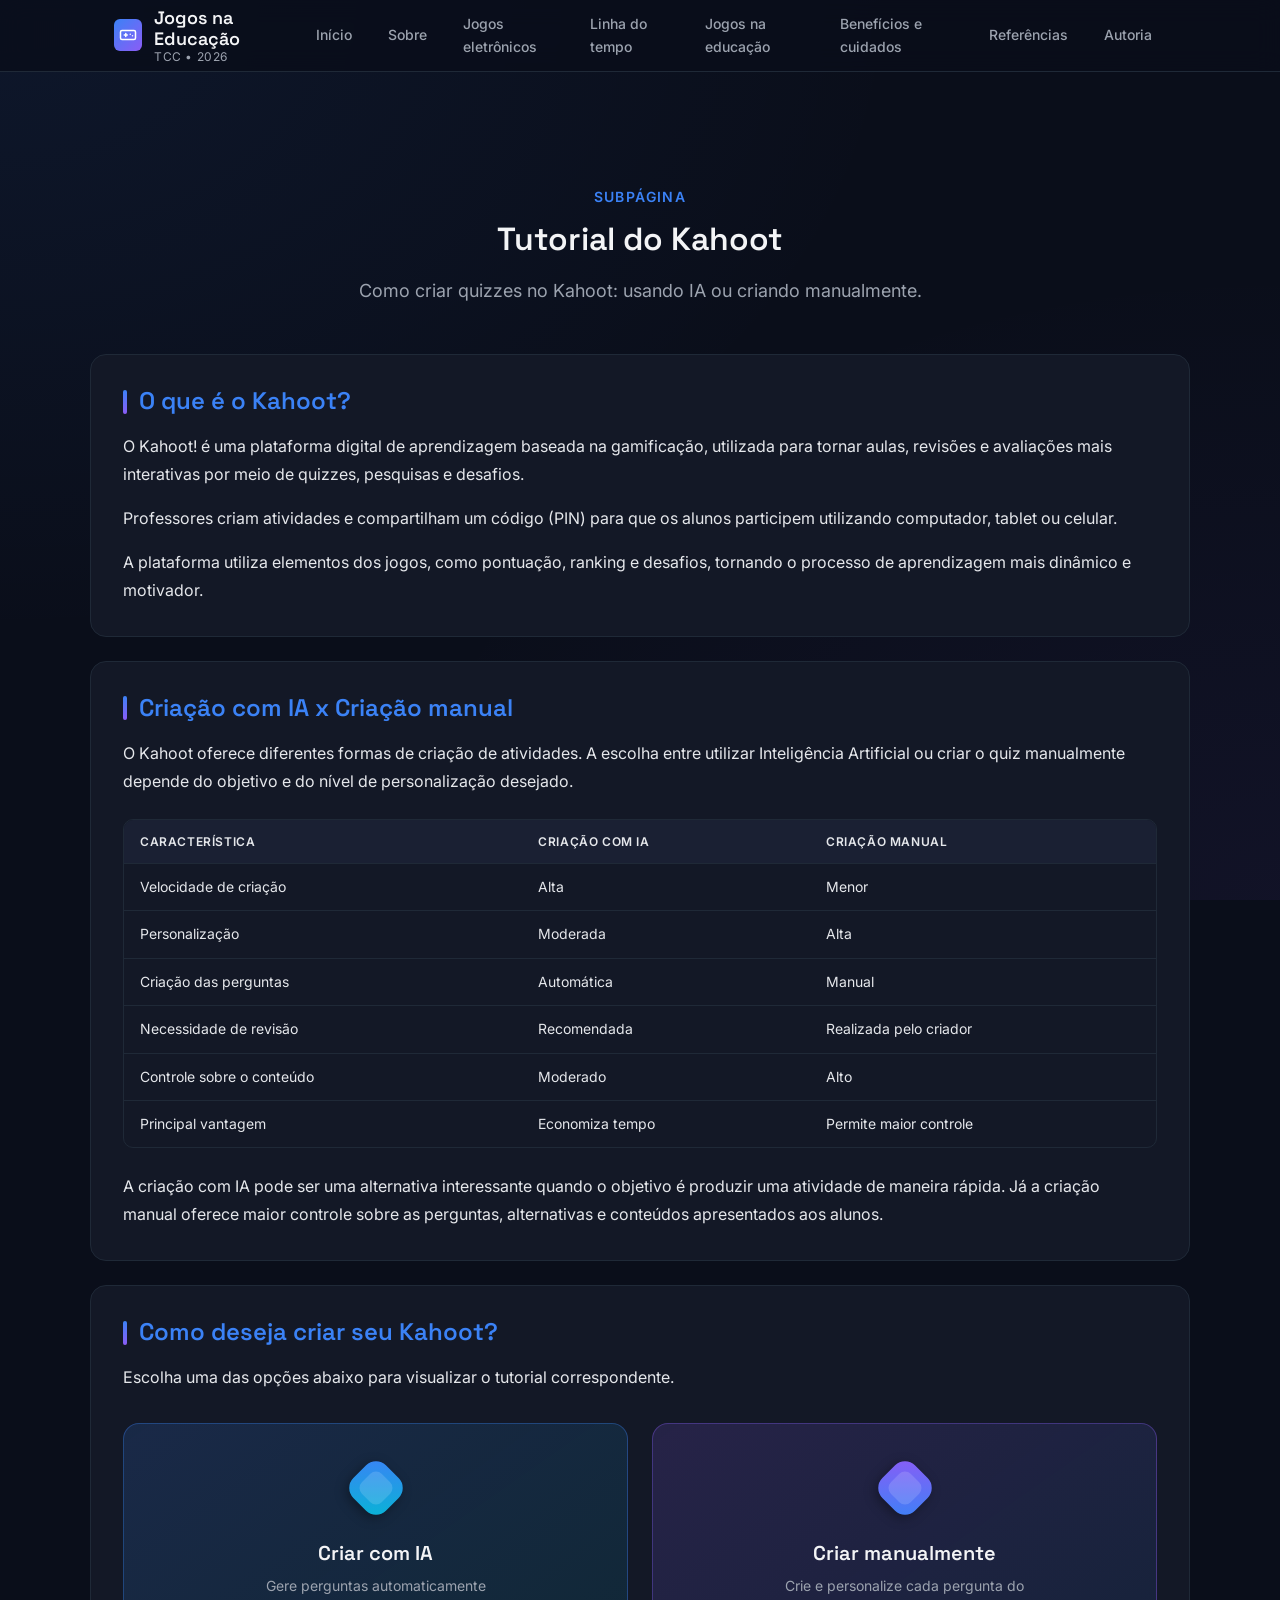
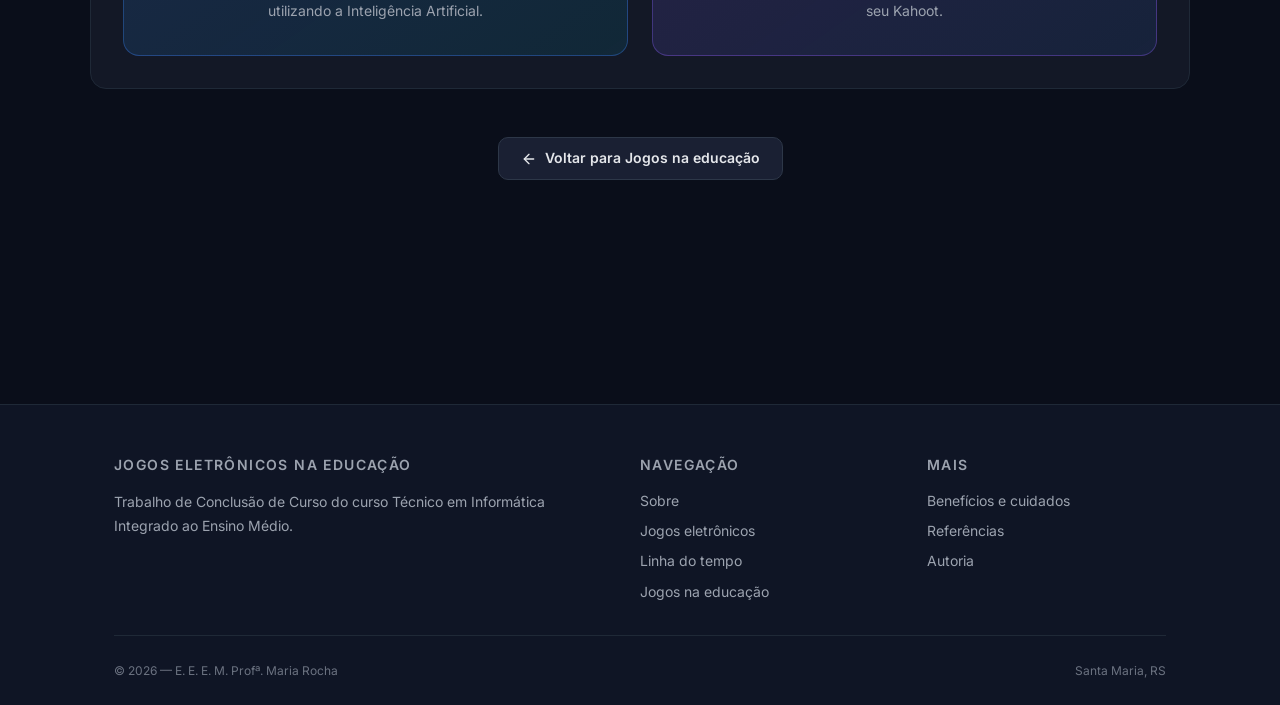
<file: kahoot.html>
<!doctype html>
<html lang="pt-br">

<head>
    <meta charset="utf-8">
    <meta name="viewport" content="width=device-width, initial-scale=1.0">
    <title>Kahoot — Tutorial</title>
    <meta name="description" content="Tutorial completo de como criar quizzes no Kahoot, usando IA ou manualmente.">

    <link rel="preconnect" href="https://fonts.googleapis.com">
    <link rel="preconnect" href="https://fonts.gstatic.com" crossorigin>
    <link rel="stylesheet" href="https://fonts.googleapis.com/css2?family=Inter:wght@400;500;600;700&family=Space+Grotesk:wght@500;600;700&family=JetBrains+Mono:wght@500;600&display=swap">

    <link rel="stylesheet" href="CSSTCC.css">

    <style>
        /* Botões do Kahoot — identidade visual do site */
        .botoes-kahoot button.botao-kahoot--ia {
            background: linear-gradient(145deg, rgba(59, 130, 246, 0.16), rgba(6, 182, 212, 0.10));
            border-color: rgba(59, 130, 246, 0.35);
        }

        .botoes-kahoot button.botao-kahoot--manual {
            background: linear-gradient(145deg, rgba(139, 92, 246, 0.16), rgba(59, 130, 246, 0.10));
            border-color: rgba(139, 92, 246, 0.35);
        }

        .botoes-kahoot button.botao-kahoot--ia:hover {
            border-color: var(--color-accent);
            box-shadow: 0 10px 30px rgba(59, 130, 246, 0.18);
        }

        .botoes-kahoot button.botao-kahoot--manual:hover {
            border-color: var(--color-purple);
            box-shadow: 0 10px 30px rgba(139, 92, 246, 0.18);
        }

        .icone-botao {
            width: 64px;
            height: 64px;
            margin-bottom: var(--space-3);
            display: grid;
            place-items: center;
        }

        .icone-forma {
            display: block;
            width: 46px;
            height: 46px;
            border-radius: 14px;
            transform: rotate(45deg);
            position: relative;
            box-shadow: var(--shadow-md);
        }

        .icone-forma::after {
            content: '';
            position: absolute;
            inset: 9px;
            border-radius: 8px;
            background: rgba(255, 255, 255, 0.14);
        }

        .icone-forma--ia {
            background: linear-gradient(135deg, var(--color-accent), var(--color-cyan));
        }

        .icone-forma--manual {
            background: linear-gradient(135deg, var(--color-purple), var(--color-accent));
        }
    </style>
</head>

<body>

    <a href="#main" class="skip-link">Pular para o conteúdo</a>

    <!-- HEADER -->

    <header class="site-header">
        <div class="site-header__inner">

            <a href="index.html" class="site-logo" aria-label="Página inicial">
                <span class="site-logo__icon" aria-hidden="true">
                    <svg viewBox="0 0 24 24" fill="none" stroke="currentColor" stroke-width="2" stroke-linecap="round" stroke-linejoin="round">
                        <rect x="2" y="6" width="20" height="12" rx="2"/>
                        <line x1="7" y1="12" x2="11" y2="12"/>
                        <line x1="9" y1="10" x2="9" y2="14"/>
                        <line x1="15" y1="11" x2="15" y2="11"/>
                        <line x1="18" y1="13" x2="18" y2="13"/>
                    </svg>
                </span>
                <span class="site-logo__text">
                    Jogos na Educação
                    <small>TCC • 2026</small>
                </span>
            </a>

            <button class="menu-toggle" aria-label="Abrir menu" aria-expanded="false" aria-controls="primary-nav">
                <span class="menu-toggle__bars" aria-hidden="true"></span>
            </button>

            <nav class="site-nav" id="primary-nav" aria-label="Navegação principal">

                <a href="index.html" class="site-nav__link">Início</a>
                <a href="sobre.html" class="site-nav__link">Sobre</a>
                <a href="jogos-eletronicos.html" class="site-nav__link">Jogos eletrônicos</a>
                <a href="linha-do-tempo.html" class="site-nav__link">Linha do tempo</a>
                <a href="jogos-na-educacao.html" class="site-nav__link">Jogos na educação</a>
                <a href="beneficios-cuidados.html" class="site-nav__link">Benefícios e cuidados</a>
                <a href="referencias.html" class="site-nav__link">Referências</a>
                <a href="autoria.html" class="site-nav__link">Autoria</a>

            </nav>

        </div>
    </header>


    <!-- CONTEÚDO -->

    <main id="main">

        <section class="container section">

            <header class="section-header reveal">
                <span class="section-header__eyebrow">Subpágina</span>
                <h1 class="section-header__title">Tutorial do Kahoot</h1>
                <p class="section-header__lead">
                    Como criar quizzes no Kahoot: usando IA
                    ou criando manualmente.
                </p>
            </header>


            <!-- O QUE É -->

            <article class="content-block reveal">
                <h2 class="content-block__title">O que é o Kahoot?</h2>

                <p>
                    O Kahoot! é uma plataforma digital de aprendizagem
                    baseada na gamificação, utilizada para tornar aulas,
                    revisões e avaliações mais interativas por meio de
                    quizzes, pesquisas e desafios.
                </p>

                <p>
                    Professores criam atividades e compartilham um código
                    (PIN) para que os alunos participem utilizando
                    computador, tablet ou celular.
                </p>

                <p>
                    A plataforma utiliza elementos dos jogos, como
                    pontuação, ranking e desafios, tornando o processo
                    de aprendizagem mais dinâmico e motivador.
                </p>
            </article>


            <!-- COMPARAÇÃO -->

            <article class="content-block reveal">
                <h2 class="content-block__title">Criação com IA x Criação manual</h2>

                <p>
                    O Kahoot oferece diferentes formas de criação de
                    atividades. A escolha entre utilizar Inteligência
                    Artificial ou criar o quiz manualmente depende do
                    objetivo e do nível de personalização desejado.
                </p>

                <div class="table-wrapper">
                    <table class="table">
                        <thead>
                            <tr>
                                <th>Característica</th>
                                <th>Criação com IA</th>
                                <th>Criação manual</th>
                            </tr>
                        </thead>
                        <tbody>
                            <tr>
                                <td>Velocidade de criação</td>
                                <td>Alta</td>
                                <td>Menor</td>
                            </tr>
                            <tr>
                                <td>Personalização</td>
                                <td>Moderada</td>
                                <td>Alta</td>
                            </tr>
                            <tr>
                                <td>Criação das perguntas</td>
                                <td>Automática</td>
                                <td>Manual</td>
                            </tr>
                            <tr>
                                <td>Necessidade de revisão</td>
                                <td>Recomendada</td>
                                <td>Realizada pelo criador</td>
                            </tr>
                            <tr>
                                <td>Controle sobre o conteúdo</td>
                                <td>Moderado</td>
                                <td>Alto</td>
                            </tr>
                            <tr>
                                <td>Principal vantagem</td>
                                <td>Economiza tempo</td>
                                <td>Permite maior controle</td>
                            </tr>
                        </tbody>
                    </table>
                </div>

                <p>
                    A criação com IA pode ser uma alternativa interessante
                    quando o objetivo é produzir uma atividade de maneira
                    rápida. Já a criação manual oferece maior controle
                    sobre as perguntas, alternativas e conteúdos
                    apresentados aos alunos.
                </p>
            </article>


            <!-- ESCOLHA -->

            <article class="content-block reveal">
                <h2 class="content-block__title">Como deseja criar seu Kahoot?</h2>

                <p>
                    Escolha uma das opções abaixo para visualizar o
                    tutorial correspondente.
                </p>

                <div class="botoes-kahoot">

                    <button id="btnIA" class="botao-kahoot botao-kahoot--ia">
                        <span class="icone-botao icone-botao--ia" aria-hidden="true">
                            <span class="icone-forma icone-forma--ia"></span>
                        </span>
                        <strong>Criar com IA</strong>
                        <small>
                            Gere perguntas automaticamente utilizando
                            a Inteligência Artificial.
                        </small>
                    </button>

                    <button id="btnManual" class="botao-kahoot botao-kahoot--manual">
                        <span class="icone-botao icone-botao--manual" aria-hidden="true">
                            <span class="icone-forma icone-forma--manual"></span>
                        </span>
                        <strong>Criar manualmente</strong>
                        <small>
                            Crie e personalize cada pergunta do seu Kahoot.
                        </small>
                    </button>

                </div>

            </article>


            <!-- TUTORIAL IA -->

            <section id="tutorialIA" class="content-block reveal">

                <h2 class="content-block__title">Criando um quiz com IA</h2>

                <p>
                    A Inteligência Artificial do Kahoot permite gerar
                    perguntas automaticamente a partir de um tema ou de
                    um material enviado pelo usuário.
                </p>

                <div class="passos-kahoot">

                    <div class="passo-card">
                        <h3>Passo 1</h3>
                        <p>Faça login em sua conta e clique em <strong>Create</strong>.</p>
                    </div>

                    <div class="passo-card">
                        <h3>Passo 2</h3>
                        <p>Escolha a opção para criar utilizando Inteligência Artificial.</p>
                    </div>

                    <div class="passo-card">
                        <h3>Passo 3</h3>
                        <p>Digite o tema desejado ou envie um documento para que a IA gere as perguntas.</p>
                    </div>

                    <div class="passo-card">
                        <h3>Passo 4</h3>
                        <p>Revise todas as perguntas geradas, faça alterações se necessário e salve o quiz.</p>
                    </div>

                </div>

            </section>


            <!-- TUTORIAL MANUAL -->

            <section id="tutorialManual" class="content-block reveal">

                <h2 class="content-block__title">Criando um quiz manualmente</h2>

                <p>
                    Também é possível criar um quiz completamente do
                    zero, personalizando todas as perguntas.
                </p>

                <div class="passos-kahoot">

                    <div class="passo-card">
                        <h3>Passo 1</h3>
                        <p>Clique em <strong>Create</strong>.</p>
                    </div>

                    <div class="passo-card">
                        <h3>Passo 2</h3>
                        <p>Escolha criar um novo Kahoot em branco.</p>
                    </div>

                    <div class="passo-card">
                        <h3>Passo 3</h3>
                        <p>Defina um título, descrição e imagem de capa.</p>
                    </div>

                    <div class="passo-card">
                        <h3>Passo 4</h3>
                        <p>Adicione perguntas, alternativas e marque a resposta correta.</p>
                    </div>

                    <div class="passo-card">
                        <h3>Passo 5</h3>
                        <p>Salve a atividade e clique em <strong>Host</strong> para iniciar a partida.</p>
                    </div>

                </div>

            </section>

            <!-- VOLTAR -->

            <div class="reveal" style="text-align: center; margin-top: var(--space-8);">
                <a href="jogos-na-educacao.html" class="btn btn--secondary">
                    <svg viewBox="0 0 24 24" fill="none" stroke="currentColor" stroke-width="2" stroke-linecap="round" stroke-linejoin="round" aria-hidden="true">
                        <line x1="19" y1="12" x2="5" y2="12"/>
                        <polyline points="12 19 5 12 12 5"/>
                    </svg>
                    Voltar para Jogos na educação
                </a>
            </div>

        </section>

    </main>


    <!-- FOOTER -->

    <footer class="site-footer">
        <div class="container">

            <div class="site-footer__grid">

                <div>
                    <p class="site-footer__title">Jogos Eletrônicos na Educação</p>
                    <p class="site-footer__text">
                        Trabalho de Conclusão de Curso do curso Técnico
                        em Informática Integrado ao Ensino Médio.
                    </p>
                </div>

                <div>
                    <p class="site-footer__title">Navegação</p>
                    <nav class="site-footer__list" aria-label="Rodapé">
                        <a href="sobre.html">Sobre</a>
                        <a href="jogos-eletronicos.html">Jogos eletrônicos</a>
                        <a href="linha-do-tempo.html">Linha do tempo</a>
                        <a href="jogos-na-educacao.html">Jogos na educação</a>
                    </nav>
                </div>

                <div>
                    <p class="site-footer__title">Mais</p>
                    <nav class="site-footer__list" aria-label="Rodapé secundário">
                        <a href="beneficios-cuidados.html">Benefícios e cuidados</a>
                        <a href="referencias.html">Referências</a>
                        <a href="autoria.html">Autoria</a>
                    </nav>
                </div>

            </div>

            <div class="site-footer__bottom">
                <p class="site-footer__copy">
                    &copy; 2026 — E. E. E. M. Profª. Maria Rocha
                </p>
                <p class="site-footer__copy">
                    Santa Maria, RS
                </p>
            </div>

        </div>
    </footer>


    <button class="scroll-top" aria-label="Voltar ao topo da página">
        <svg viewBox="0 0 24 24" fill="none" stroke="currentColor" stroke-width="2.5" stroke-linecap="round" stroke-linejoin="round" aria-hidden="true">
            <polyline points="18 15 12 9 6 15"/>
        </svg>
    </button>


    <script src="script.js"></script>
    <script src="kahoot.js"></script>

</body>

</html>
</file>
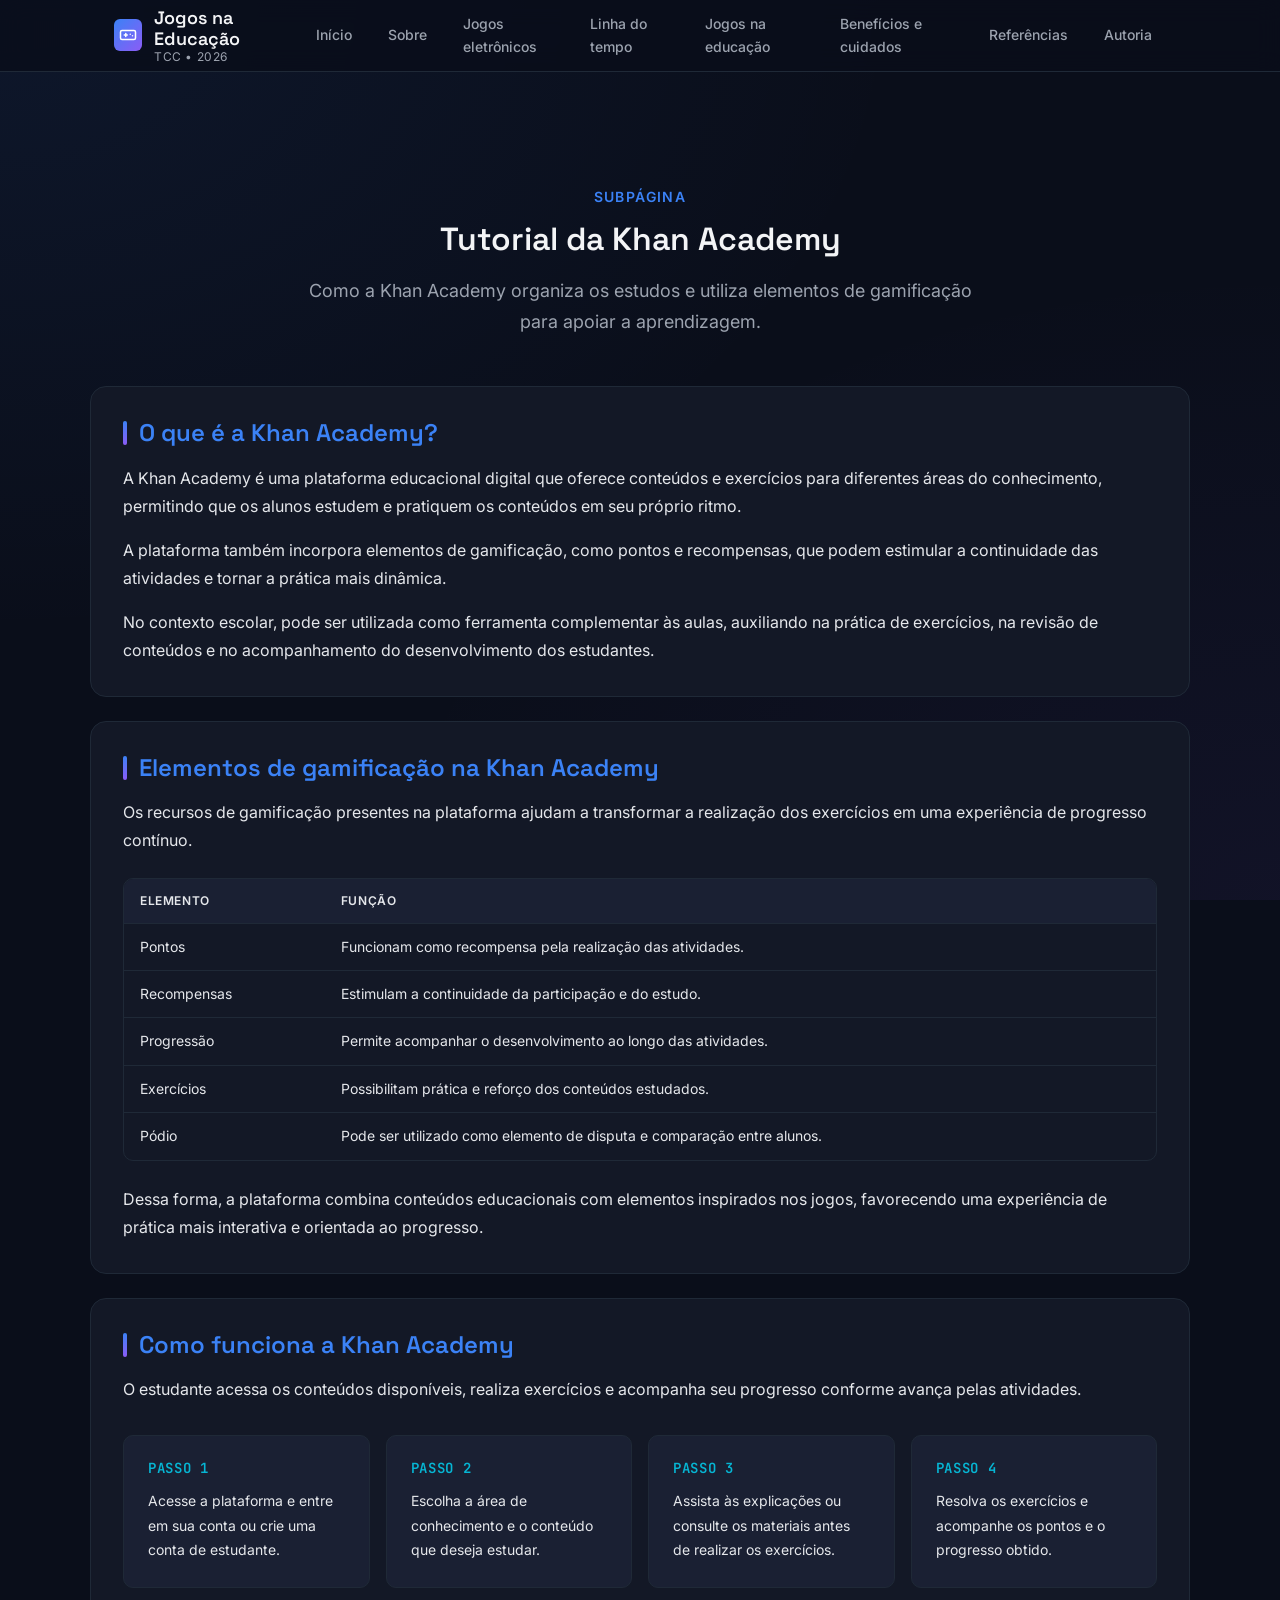
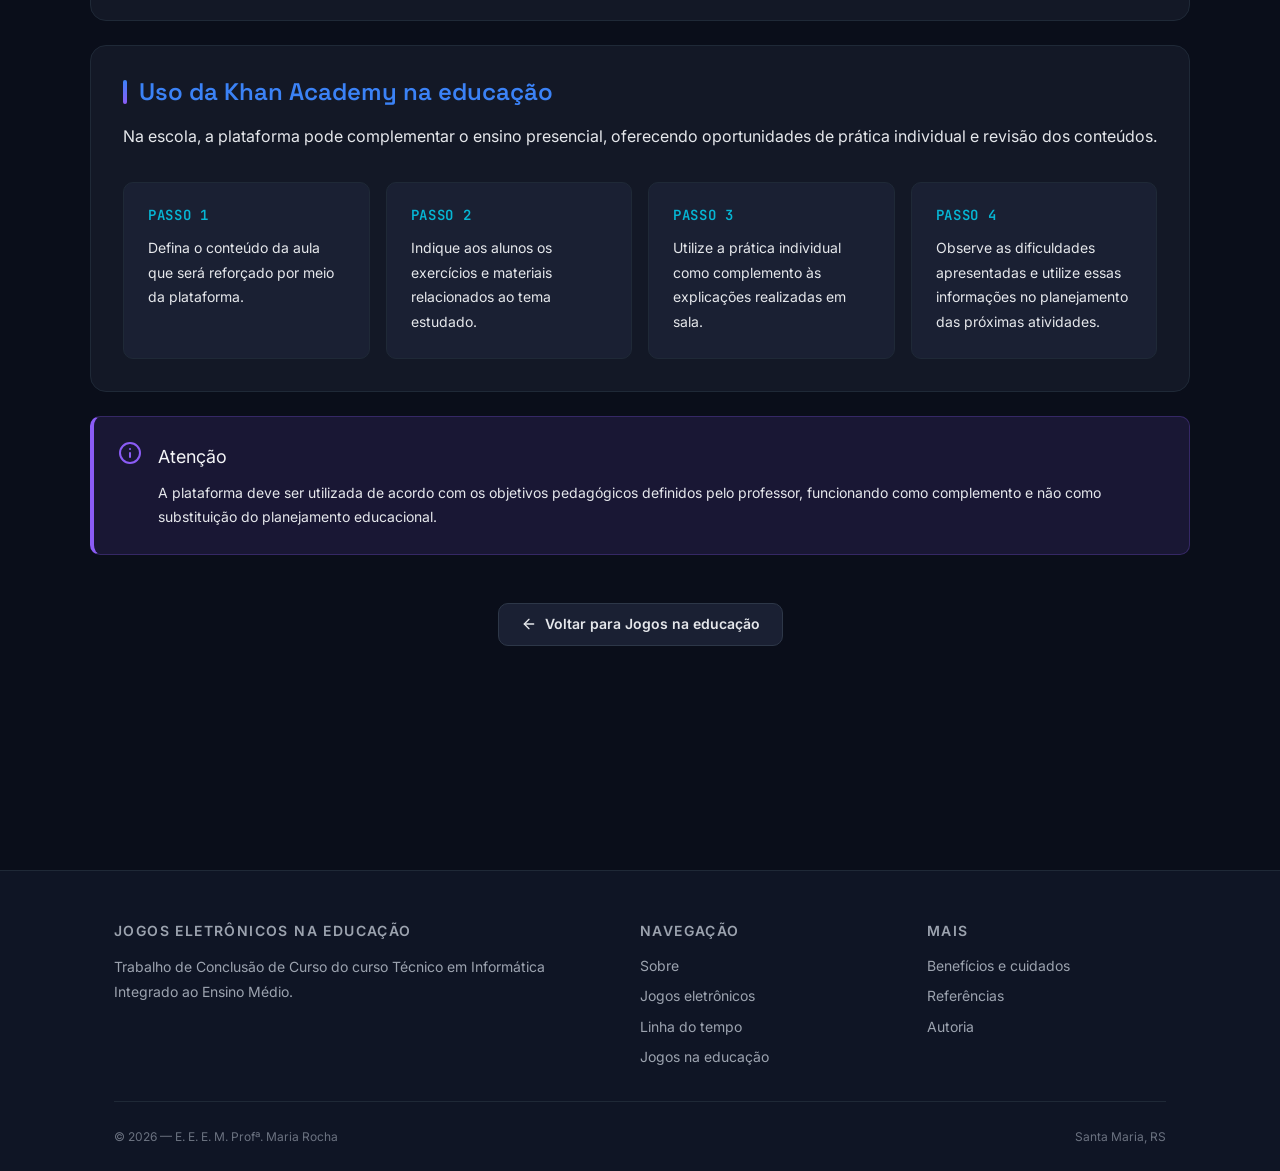
<file: khan-academy.html>
<!doctype html>
<html lang="pt-br">
<head>
    <meta charset="utf-8">
    <meta name="viewport" content="width=device-width, initial-scale=1.0">
    <title>Khan Academy — Tutorial</title>
    <meta name="description" content="Como a Khan Academy utiliza recursos de gamificação para apoiar o aprendizado e como pode ser utilizada na educação.">

    <link rel="preconnect" href="https://fonts.googleapis.com">
    <link rel="preconnect" href="https://fonts.gstatic.com" crossorigin>
    <link rel="stylesheet" href="https://fonts.googleapis.com/css2?family=Inter:wght@400;500;600;700&family=Space+Grotesk:wght@500;600;700&family=JetBrains+Mono:wght@500;600&display=swap">

    <link rel="stylesheet" href="CSSTCC.css">
</head>
<body>
    <a href="#main" class="skip-link">Pular para o conteúdo</a>

    <!-- HEADER -->
    <header class="site-header">
        <div class="site-header__inner">
            <a href="index.html" class="site-logo" aria-label="Página inicial">
                <span class="site-logo__icon" aria-hidden="true">
                    <svg viewBox="0 0 24 24" fill="none" stroke="currentColor" stroke-width="2" stroke-linecap="round" stroke-linejoin="round">
                        <rect x="2" y="6" width="20" height="12" rx="2"/>
                        <line x1="7" y1="12" x2="11" y2="12"/>
                        <line x1="9" y1="10" x2="9" y2="14"/>
                        <line x1="15" y1="11" x2="15" y2="11"/>
                        <line x1="18" y1="13" x2="18" y2="13"/>
                    </svg>
                </span>
                <span class="site-logo__text">
                    Jogos na Educação
                    <small>TCC • 2026</small>
                </span>
            </a>

            <button class="menu-toggle" aria-label="Abrir menu" aria-expanded="false" aria-controls="primary-nav">
                <span class="menu-toggle__bars" aria-hidden="true"></span>
            </button>

            <nav class="site-nav" id="primary-nav" aria-label="Navegação principal">
                <a href="index.html" class="site-nav__link">Início</a>
                <a href="sobre.html" class="site-nav__link">Sobre</a>
                <a href="jogos-eletronicos.html" class="site-nav__link">Jogos eletrônicos</a>
                <a href="linha-do-tempo.html" class="site-nav__link">Linha do tempo</a>
                <a href="jogos-na-educacao.html" class="site-nav__link">Jogos na educação</a>
                <a href="beneficios-cuidados.html" class="site-nav__link">Benefícios e cuidados</a>
                <a href="referencias.html" class="site-nav__link">Referências</a>
                <a href="autoria.html" class="site-nav__link">Autoria</a>
            </nav>
        </div>
    </header>

    <!-- CONTEÚDO -->
    <main id="main">
        <section class="container section">
            <header class="section-header reveal">
                <span class="section-header__eyebrow">Subpágina</span>
                <h1 class="section-header__title">Tutorial da Khan Academy</h1>
                <p class="section-header__lead">
                    Como a Khan Academy organiza os estudos e utiliza elementos
                    de gamificação para apoiar a aprendizagem.
                </p>
            </header>

            <!-- O QUE É -->
            <article class="content-block reveal">
                <h2 class="content-block__title">O que é a Khan Academy?</h2>

                <p>
                    A Khan Academy é uma plataforma educacional digital que oferece
                    conteúdos e exercícios para diferentes áreas do conhecimento,
                    permitindo que os alunos estudem e pratiquem os conteúdos em seu próprio ritmo.
                </p>

                <p>
                    A plataforma também incorpora elementos de gamificação, como
                    pontos e recompensas, que podem estimular a continuidade das atividades
                    e tornar a prática mais dinâmica.
                </p>

                <p>
                    No contexto escolar, pode ser utilizada como ferramenta complementar
                    às aulas, auxiliando na prática de exercícios, na revisão de conteúdos
                    e no acompanhamento do desenvolvimento dos estudantes.
                </p>
            </article>

            <!-- COMPARAÇÃO -->
            <article class="content-block reveal">
                <h2 class="content-block__title">Elementos de gamificação na Khan Academy</h2>

                <p>
                    Os recursos de gamificação presentes na plataforma ajudam a transformar
                    a realização dos exercícios em uma experiência de progresso contínuo.
                </p>

                <div class="table-wrapper">
                    <table class="table">
                        <thead>
                            <tr>
                                <th>Elemento</th>
                                <th>Função</th>
                            </tr>
                        </thead>
                        <tbody>
                            <tr>
                                <td>Pontos</td>
                                <td>Funcionam como recompensa pela realização das atividades.</td>
                            </tr>
                            <tr>
                                <td>Recompensas</td>
                                <td>Estimulam a continuidade da participação e do estudo.</td>
                            </tr>
                            <tr>
                                <td>Progressão</td>
                                <td>Permite acompanhar o desenvolvimento ao longo das atividades.</td>
                            </tr>
                            <tr>
                                <td>Exercícios</td>
                                <td>Possibilitam prática e reforço dos conteúdos estudados.</td>
                            </tr>
                            <tr>
                                <td>Pódio</td>
                                <td>Pode ser utilizado como elemento de disputa e comparação entre alunos.</td>
                            </tr>
                        </tbody>
                    </table>
                </div>

                <p>
                    Dessa forma, a plataforma combina conteúdos educacionais com
                    elementos inspirados nos jogos, favorecendo uma experiência de prática
                    mais interativa e orientada ao progresso.
                </p>
            </article>

            <!-- TUTORIAL USO -->
            <section id="tutorialUso" class="content-block reveal">
                <h2 class="content-block__title">Como funciona a Khan Academy</h2>
                <p>
                    O estudante acessa os conteúdos disponíveis, realiza exercícios
                    e acompanha seu progresso conforme avança pelas atividades.
                </p>

                <div class="passos-kahoot">
                    <div class="passo-card">
                        <h3>Passo 1</h3>
                        <p>Acesse a plataforma e entre em sua conta ou crie uma conta de estudante.</p>
                    </div>
                    <div class="passo-card">
                        <h3>Passo 2</h3>
                        <p>Escolha a área de conhecimento e o conteúdo que deseja estudar.</p>
                    </div>
                    <div class="passo-card">
                        <h3>Passo 3</h3>
                        <p>Assista às explicações ou consulte os materiais antes de realizar os exercícios.</p>
                    </div>
                    <div class="passo-card">
                        <h3>Passo 4</h3>
                        <p>Resolva os exercícios e acompanhe os pontos e o progresso obtido.</p>
                    </div>
                </div>
            </section>

            <!-- TUTORIAL EDUCAÇÃO -->
            <section id="tutorialEducacao" class="content-block reveal">
                <h2 class="content-block__title">Uso da Khan Academy na educação</h2>
                <p>
                    Na escola, a plataforma pode complementar o ensino presencial,
                    oferecendo oportunidades de prática individual e revisão dos conteúdos.
                </p>

                <div class="passos-kahoot">
                    <div class="passo-card">
                        <h3>Passo 1</h3>
                        <p>Defina o conteúdo da aula que será reforçado por meio da plataforma.</p>
                    </div>
                    <div class="passo-card">
                        <h3>Passo 2</h3>
                        <p>Indique aos alunos os exercícios e materiais relacionados ao tema estudado.</p>
                    </div>
                    <div class="passo-card">
                        <h3>Passo 3</h3>
                        <p>Utilize a prática individual como complemento às explicações realizadas em sala.</p>
                    </div>
                    <div class="passo-card">
                        <h3>Passo 4</h3>
                        <p>Observe as dificuldades apresentadas e utilize essas informações no planejamento das próximas atividades.</p>
                    </div>
                </div>
            </section>

            <!-- CALLOUT -->
            <div class="callout callout--purple reveal">
                <svg class="callout__icon" viewBox="0 0 24 24" fill="none" stroke="currentColor" stroke-width="2" stroke-linecap="round" stroke-linejoin="round" aria-hidden="true">
                    <circle cx="12" cy="12" r="10"/>
                    <line x1="12" y1="16" x2="12" y2="12"/>
                    <line x1="12" y1="8" x2="12.01" y2="8"/>
                </svg>
                <div class="callout__body">
                    <p class="callout__title">Atenção</p>
                    <p class="callout__text">
                        A plataforma deve ser utilizada de acordo com os objetivos
                        pedagógicos definidos pelo professor, funcionando como complemento
                        e não como substituição do planejamento educacional.
                    </p>
                </div>
            </div>

            <!-- VOLTAR -->
            <div class="reveal" style="text-align: center; margin-top: var(--space-8);">
                <a href="jogos-na-educacao.html" class="btn btn--secondary">
                    <svg viewBox="0 0 24 24" fill="none" stroke="currentColor" stroke-width="2" stroke-linecap="round" stroke-linejoin="round" aria-hidden="true">
                        <line x1="19" y1="12" x2="5" y2="12"/>
                        <polyline points="12 19 5 12 12 5"/>
                    </svg>
                    Voltar para Jogos na educação
                </a>
            </div>
        </section>
    </main>

    <!-- FOOTER -->
    <footer class="site-footer">
        <div class="container">
            <div class="site-footer__grid">
                <div>
                    <p class="site-footer__title">Jogos Eletrônicos na Educação</p>
                    <p class="site-footer__text">
                        Trabalho de Conclusão de Curso do curso Técnico
                        em Informática Integrado ao Ensino Médio.
                    </p>
                </div>

                <div>
                    <p class="site-footer__title">Navegação</p>
                    <nav class="site-footer__list" aria-label="Rodapé">
                        <a href="sobre.html">Sobre</a>
                        <a href="jogos-eletronicos.html">Jogos eletrônicos</a>
                        <a href="linha-do-tempo.html">Linha do tempo</a>
                        <a href="jogos-na-educacao.html">Jogos na educação</a>
                    </nav>
                </div>

                <div>
                    <p class="site-footer__title">Mais</p>
                    <nav class="site-footer__list" aria-label="Rodapé secundário">
                        <a href="beneficios-cuidados.html">Benefícios e cuidados</a>
                        <a href="referencias.html">Referências</a>
                        <a href="autoria.html">Autoria</a>
                    </nav>
                </div>
            </div>

            <div class="site-footer__bottom">
                <p class="site-footer__copy">&copy; 2026 — E. E. E. M. Profª. Maria Rocha</p>
                <p class="site-footer__copy">Santa Maria, RS</p>
            </div>
        </div>
    </footer>

    <button class="scroll-top" aria-label="Voltar ao topo da página">
        <svg viewBox="0 0 24 24" fill="none" stroke="currentColor" stroke-width="2.5" stroke-linecap="round" stroke-linejoin="round" aria-hidden="true">
            <polyline points="18 15 12 9 6 15"/>
        </svg>
    </button>

    <script src="script.js"></script>
    <script src="khan-academy.js"></script>
</body>
</html>
</file>
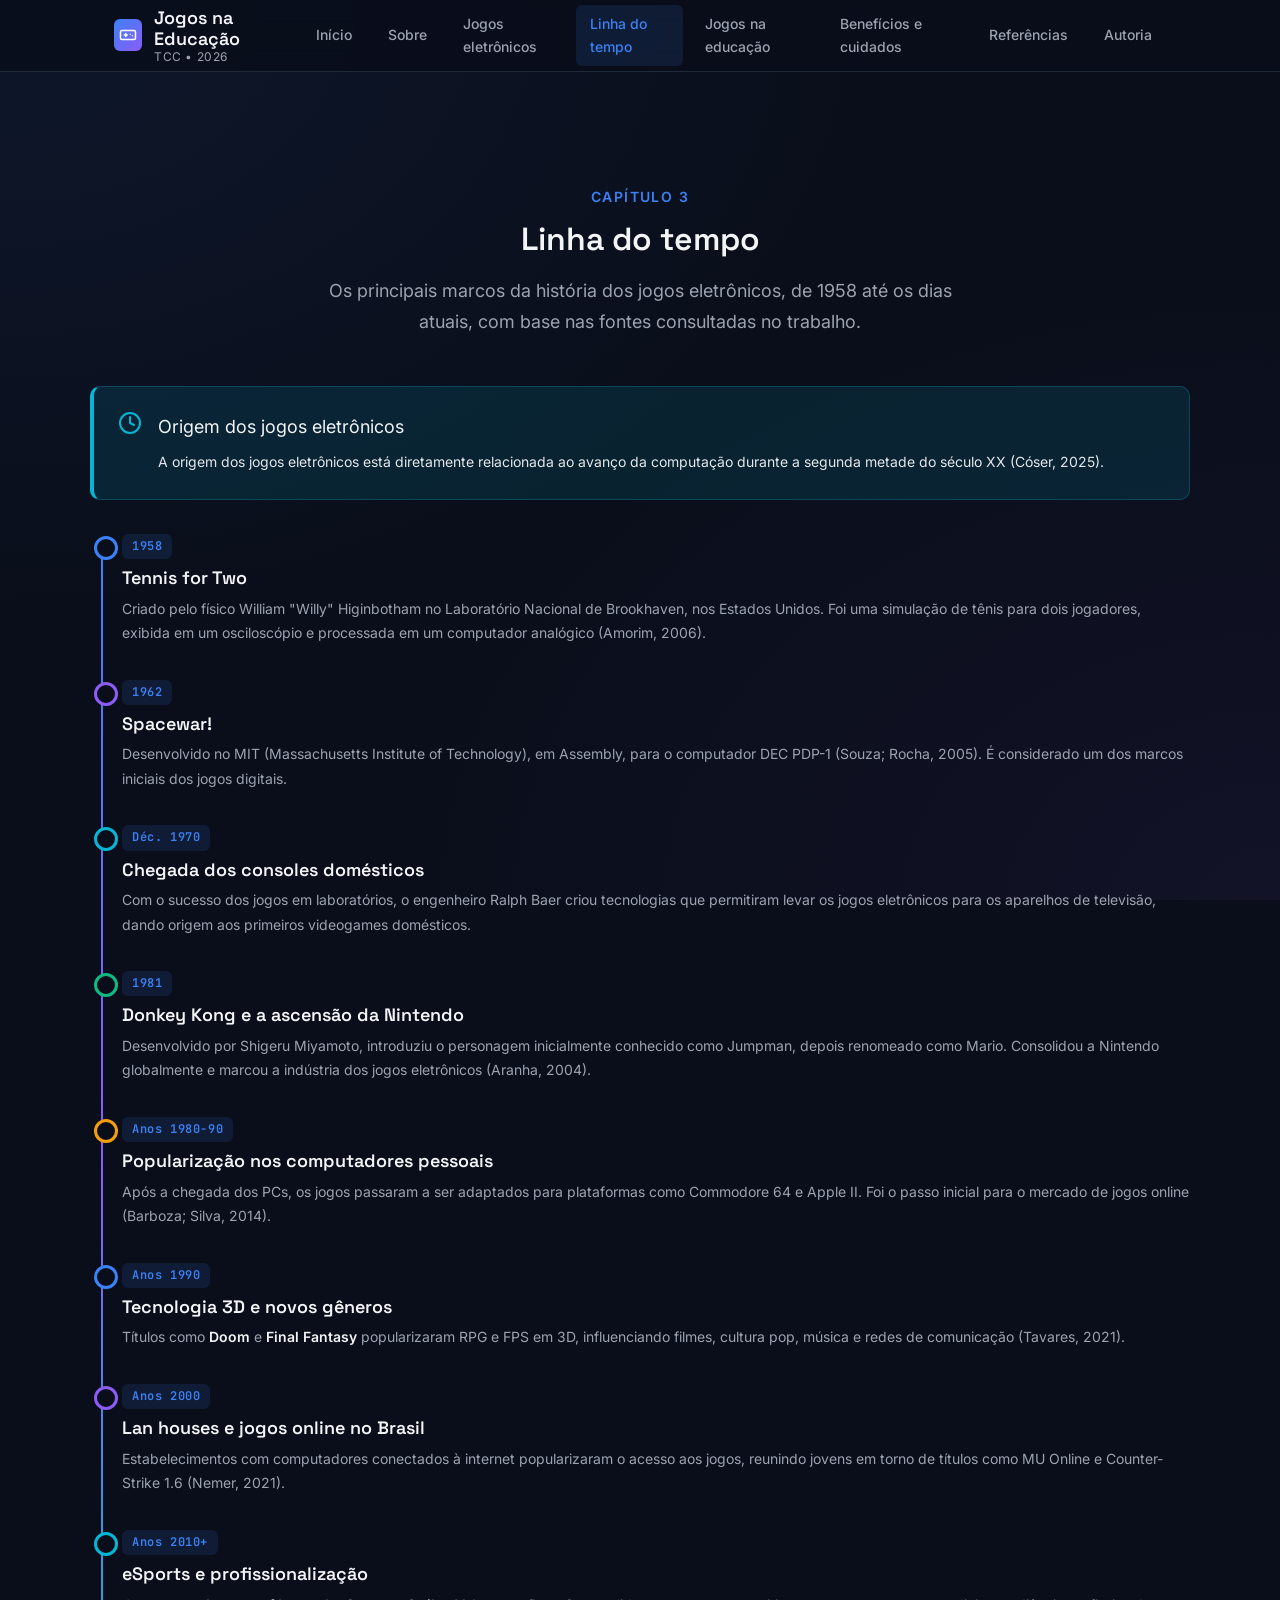
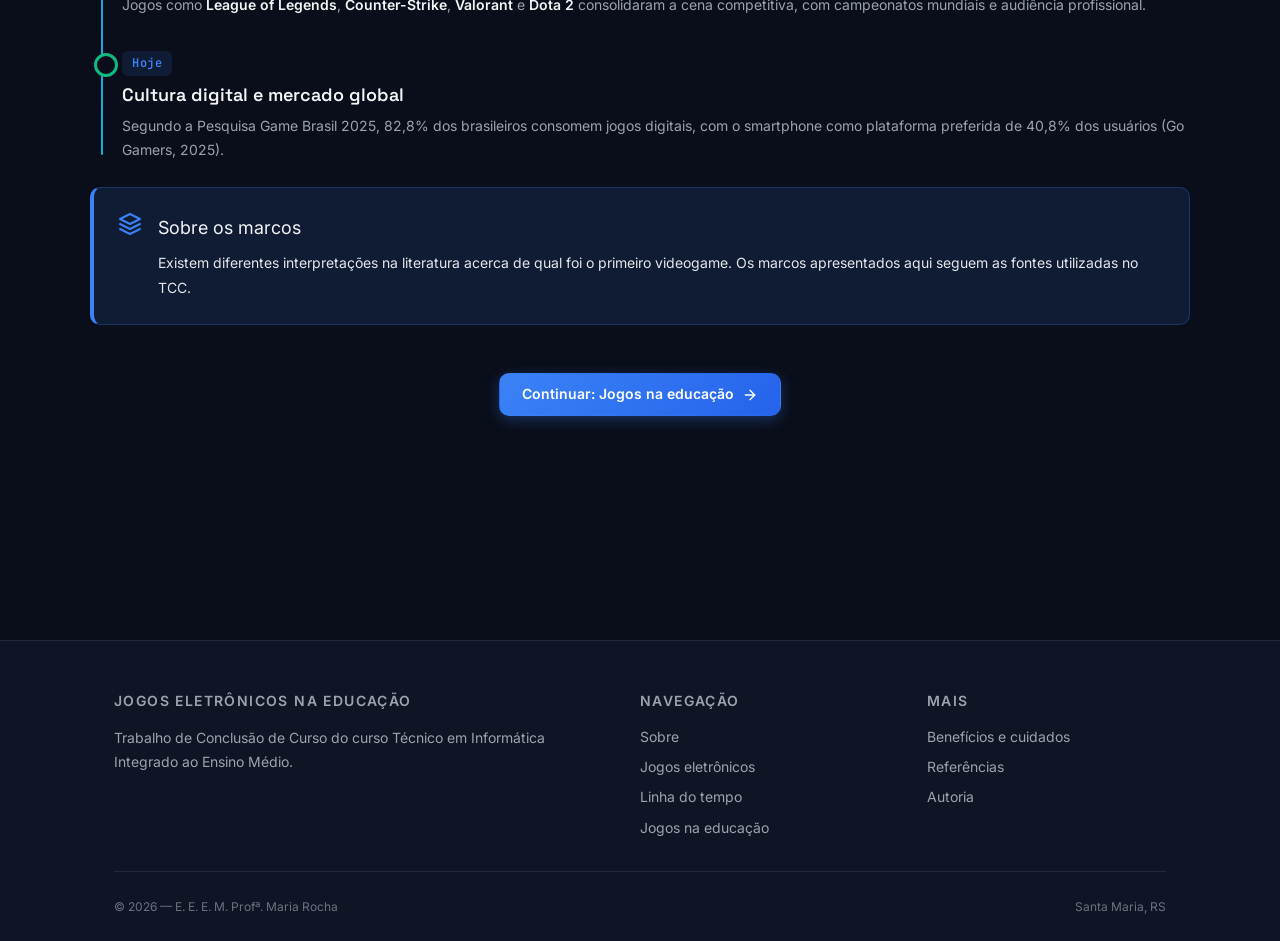
<file: linha-do-tempo.html>
<!doctype html>
<html lang="pt-br">

<head>
    <meta charset="utf-8">
    <meta name="viewport" content="width=device-width, initial-scale=1.0">
    <title>Linha do tempo — Jogos Eletrônicos na Educação</title>
    <meta name="description" content="Principais marcos da história dos jogos eletrônicos, do primeiro experimento em 1958 aos dias atuais.">

    <link rel="preconnect" href="https://fonts.googleapis.com">
    <link rel="preconnect" href="https://fonts.gstatic.com" crossorigin>
    <link rel="stylesheet" href="https://fonts.googleapis.com/css2?family=Inter:wght@400;500;600;700&family=Space+Grotesk:wght@500;600;700&family=JetBrains+Mono:wght@500;600&display=swap">

    <link rel="stylesheet" href="CSSTCC.css">
</head>

<body>

    <a href="#main" class="skip-link">Pular para o conteúdo</a>

    <!-- HEADER -->

    <header class="site-header">
        <div class="site-header__inner">

            <a href="index.html" class="site-logo" aria-label="Página inicial">
                <span class="site-logo__icon" aria-hidden="true">
                    <svg viewBox="0 0 24 24" fill="none" stroke="currentColor" stroke-width="2" stroke-linecap="round" stroke-linejoin="round">
                        <rect x="2" y="6" width="20" height="12" rx="2"/>
                        <line x1="7" y1="12" x2="11" y2="12"/>
                        <line x1="9" y1="10" x2="9" y2="14"/>
                        <line x1="15" y1="11" x2="15" y2="11"/>
                        <line x1="18" y1="13" x2="18" y2="13"/>
                    </svg>
                </span>
                <span class="site-logo__text">
                    Jogos na Educação
                    <small>TCC • 2026</small>
                </span>
            </a>

            <button class="menu-toggle" aria-label="Abrir menu" aria-expanded="false" aria-controls="primary-nav">
                <span class="menu-toggle__bars" aria-hidden="true"></span>
            </button>

            <nav class="site-nav" id="primary-nav" aria-label="Navegação principal">

                <a href="index.html" class="site-nav__link">Início</a>
                <a href="sobre.html" class="site-nav__link">Sobre</a>
                <a href="jogos-eletronicos.html" class="site-nav__link">Jogos eletrônicos</a>
                <a href="linha-do-tempo.html" class="site-nav__link" aria-current="page">Linha do tempo</a>
                <a href="jogos-na-educacao.html" class="site-nav__link">Jogos na educação</a>
                <a href="beneficios-cuidados.html" class="site-nav__link">Benefícios e cuidados</a>
                <a href="referencias.html" class="site-nav__link">Referências</a>
                <a href="autoria.html" class="site-nav__link">Autoria</a>

            </nav>

        </div>
    </header>


    <!-- CONTEÚDO -->

    <main id="main">

        <section class="container section">

            <header class="section-header reveal">
                <span class="section-header__eyebrow">Capítulo 3</span>
                <h1 class="section-header__title">Linha do tempo</h1>
                <p class="section-header__lead">
                    Os principais marcos da história dos jogos eletrônicos,
                    de 1958 até os dias atuais, com base nas fontes
                    consultadas no trabalho.
                </p>
            </header>


            <!-- INTRODUÇÃO -->

            <div class="callout callout--cyan reveal">
                <svg class="callout__icon" viewBox="0 0 24 24" fill="none" stroke="currentColor" stroke-width="2" stroke-linecap="round" stroke-linejoin="round" aria-hidden="true">
                    <circle cx="12" cy="12" r="10"/>
                    <polyline points="12 6 12 12 16 14"/>
                </svg>
                <div class="callout__body">
                    <p class="callout__title">Origem dos jogos eletrônicos</p>
                    <p class="callout__text">
                        A origem dos jogos eletrônicos está diretamente
                        relacionada ao avanço da computação durante a
                        segunda metade do século XX (Cóser, 2025).
                    </p>
                </div>
            </div>


            <!-- TIMELINE -->

            <div class="timeline reveal">


                <div class="timeline__item">
                    <span class="timeline__marker" aria-hidden="true"></span>
                    <span class="timeline__date">1958</span>
                    <h3 class="timeline__title">Tennis for Two</h3>
                    <p class="timeline__text">
                        Criado pelo físico William "Willy" Higinbotham no
                        Laboratório Nacional de Brookhaven, nos Estados Unidos.
                        Foi uma simulação de tênis para dois jogadores,
                        exibida em um osciloscópio e processada em um
                        computador analógico (Amorim, 2006).
                    </p>
                </div>


                <div class="timeline__item">
                    <span class="timeline__marker" aria-hidden="true"></span>
                    <span class="timeline__date">1962</span>
                    <h3 class="timeline__title">Spacewar!</h3>
                    <p class="timeline__text">
                        Desenvolvido no MIT (Massachusetts Institute of
                        Technology), em Assembly, para o computador DEC PDP-1
                        (Souza; Rocha, 2005). É considerado um dos marcos
                        iniciais dos jogos digitais.
                    </p>
                </div>


                <div class="timeline__item">
                    <span class="timeline__marker" aria-hidden="true"></span>
                    <span class="timeline__date">Déc. 1970</span>
                    <h3 class="timeline__title">Chegada dos consoles domésticos</h3>
                    <p class="timeline__text">
                        Com o sucesso dos jogos em laboratórios, o engenheiro
                        Ralph Baer criou tecnologias que permitiram levar os
                        jogos eletrônicos para os aparelhos de televisão,
                        dando origem aos primeiros videogames domésticos.
                    </p>
                </div>


                <div class="timeline__item">
                    <span class="timeline__marker" aria-hidden="true"></span>
                    <span class="timeline__date">1981</span>
                    <h3 class="timeline__title">Donkey Kong e a ascensão da Nintendo</h3>
                    <p class="timeline__text">
                        Desenvolvido por Shigeru Miyamoto, introduziu o
                        personagem inicialmente conhecido como Jumpman,
                        depois renomeado como Mario. Consolidou a Nintendo
                        globalmente e marcou a indústria dos jogos eletrônicos
                        (Aranha, 2004).
                    </p>
                </div>


                <div class="timeline__item">
                    <span class="timeline__marker" aria-hidden="true"></span>
                    <span class="timeline__date">Anos 1980-90</span>
                    <h3 class="timeline__title">Popularização nos computadores pessoais</h3>
                    <p class="timeline__text">
                        Após a chegada dos PCs, os jogos passaram a ser
                        adaptados para plataformas como Commodore 64 e Apple II.
                        Foi o passo inicial para o mercado de jogos online
                        (Barboza; Silva, 2014).
                    </p>
                </div>


                <div class="timeline__item">
                    <span class="timeline__marker" aria-hidden="true"></span>
                    <span class="timeline__date">Anos 1990</span>
                    <h3 class="timeline__title">Tecnologia 3D e novos gêneros</h3>
                    <p class="timeline__text">
                        Títulos como <strong>Doom</strong> e
                        <strong>Final Fantasy</strong> popularizaram RPG e FPS
                        em 3D, influenciando filmes, cultura pop, música e
                        redes de comunicação (Tavares, 2021).
                    </p>
                </div>


                <div class="timeline__item">
                    <span class="timeline__marker" aria-hidden="true"></span>
                    <span class="timeline__date">Anos 2000</span>
                    <h3 class="timeline__title">Lan houses e jogos online no Brasil</h3>
                    <p class="timeline__text">
                        Estabelecimentos com computadores conectados à
                        internet popularizaram o acesso aos jogos, reunindo
                        jovens em torno de títulos como MU Online e
                        Counter-Strike 1.6 (Nemer, 2021).
                    </p>
                </div>


                <div class="timeline__item">
                    <span class="timeline__marker" aria-hidden="true"></span>
                    <span class="timeline__date">Anos 2010+</span>
                    <h3 class="timeline__title">eSports e profissionalização</h3>
                    <p class="timeline__text">
                        Jogos como <strong>League of Legends</strong>,
                        <strong>Counter-Strike</strong>, <strong>Valorant</strong>
                        e <strong>Dota 2</strong> consolidaram a cena
                        competitiva, com campeonatos mundiais e audiência
                        profissional.
                    </p>
                </div>


                <div class="timeline__item">
                    <span class="timeline__marker" aria-hidden="true"></span>
                    <span class="timeline__date">Hoje</span>
                    <h3 class="timeline__title">Cultura digital e mercado global</h3>
                    <p class="timeline__text">
                        Segundo a Pesquisa Game Brasil 2025, 82,8% dos
                        brasileiros consomem jogos digitais, com o smartphone
                        como plataforma preferida de 40,8% dos usuários
                        (Go Gamers, 2025).
                    </p>
                </div>

            </div>


            <!-- CALLOUT FINAL -->

            <div class="callout reveal">
                <svg class="callout__icon" viewBox="0 0 24 24" fill="none" stroke="currentColor" stroke-width="2" stroke-linecap="round" stroke-linejoin="round" aria-hidden="true">
                    <path d="M12 2L2 7l10 5 10-5-10-5z"/>
                    <path d="M2 17l10 5 10-5"/>
                    <path d="M2 12l10 5 10-5"/>
                </svg>
                <div class="callout__body">
                    <p class="callout__title">Sobre os marcos</p>
                    <p class="callout__text">
                        Existem diferentes interpretações na literatura
                        acerca de qual foi o primeiro videogame. Os marcos
                        apresentados aqui seguem as fontes utilizadas no TCC.
                    </p>
                </div>
            </div>


            <!-- PRÓXIMO -->

            <div class="reveal" style="text-align: center; margin-top: var(--space-8);">
                <a href="jogos-na-educacao.html" class="btn btn--primary">
                    Continuar: Jogos na educação
                    <svg viewBox="0 0 24 24" fill="none" stroke="currentColor" stroke-width="2" stroke-linecap="round" stroke-linejoin="round" aria-hidden="true">
                        <line x1="5" y1="12" x2="19" y2="12"/>
                        <polyline points="12 5 19 12 12 19"/>
                    </svg>
                </a>
            </div>

        </section>

    </main>


    <!-- FOOTER -->

    <footer class="site-footer">
        <div class="container">

            <div class="site-footer__grid">

                <div>
                    <p class="site-footer__title">Jogos Eletrônicos na Educação</p>
                    <p class="site-footer__text">
                        Trabalho de Conclusão de Curso do curso Técnico
                        em Informática Integrado ao Ensino Médio.
                    </p>
                </div>

                <div>
                    <p class="site-footer__title">Navegação</p>
                    <nav class="site-footer__list" aria-label="Rodapé">
                        <a href="sobre.html">Sobre</a>
                        <a href="jogos-eletronicos.html">Jogos eletrônicos</a>
                        <a href="linha-do-tempo.html">Linha do tempo</a>
                        <a href="jogos-na-educacao.html">Jogos na educação</a>
                    </nav>
                </div>

                <div>
                    <p class="site-footer__title">Mais</p>
                    <nav class="site-footer__list" aria-label="Rodapé secundário">
                        <a href="beneficios-cuidados.html">Benefícios e cuidados</a>
                        <a href="referencias.html">Referências</a>
                        <a href="autoria.html">Autoria</a>
                    </nav>
                </div>

            </div>

            <div class="site-footer__bottom">
                <p class="site-footer__copy">
                    &copy; 2026 — E. E. E. M. Profª. Maria Rocha
                </p>
                <p class="site-footer__copy">
                    Santa Maria, RS
                </p>
            </div>

        </div>
    </footer>


    <button class="scroll-top" aria-label="Voltar ao topo da página">
        <svg viewBox="0 0 24 24" fill="none" stroke="currentColor" stroke-width="2.5" stroke-linecap="round" stroke-linejoin="round" aria-hidden="true">
            <polyline points="18 15 12 9 6 15"/>
        </svg>
    </button>


    <script src="script.js"></script>

</body>

</html>
</file>
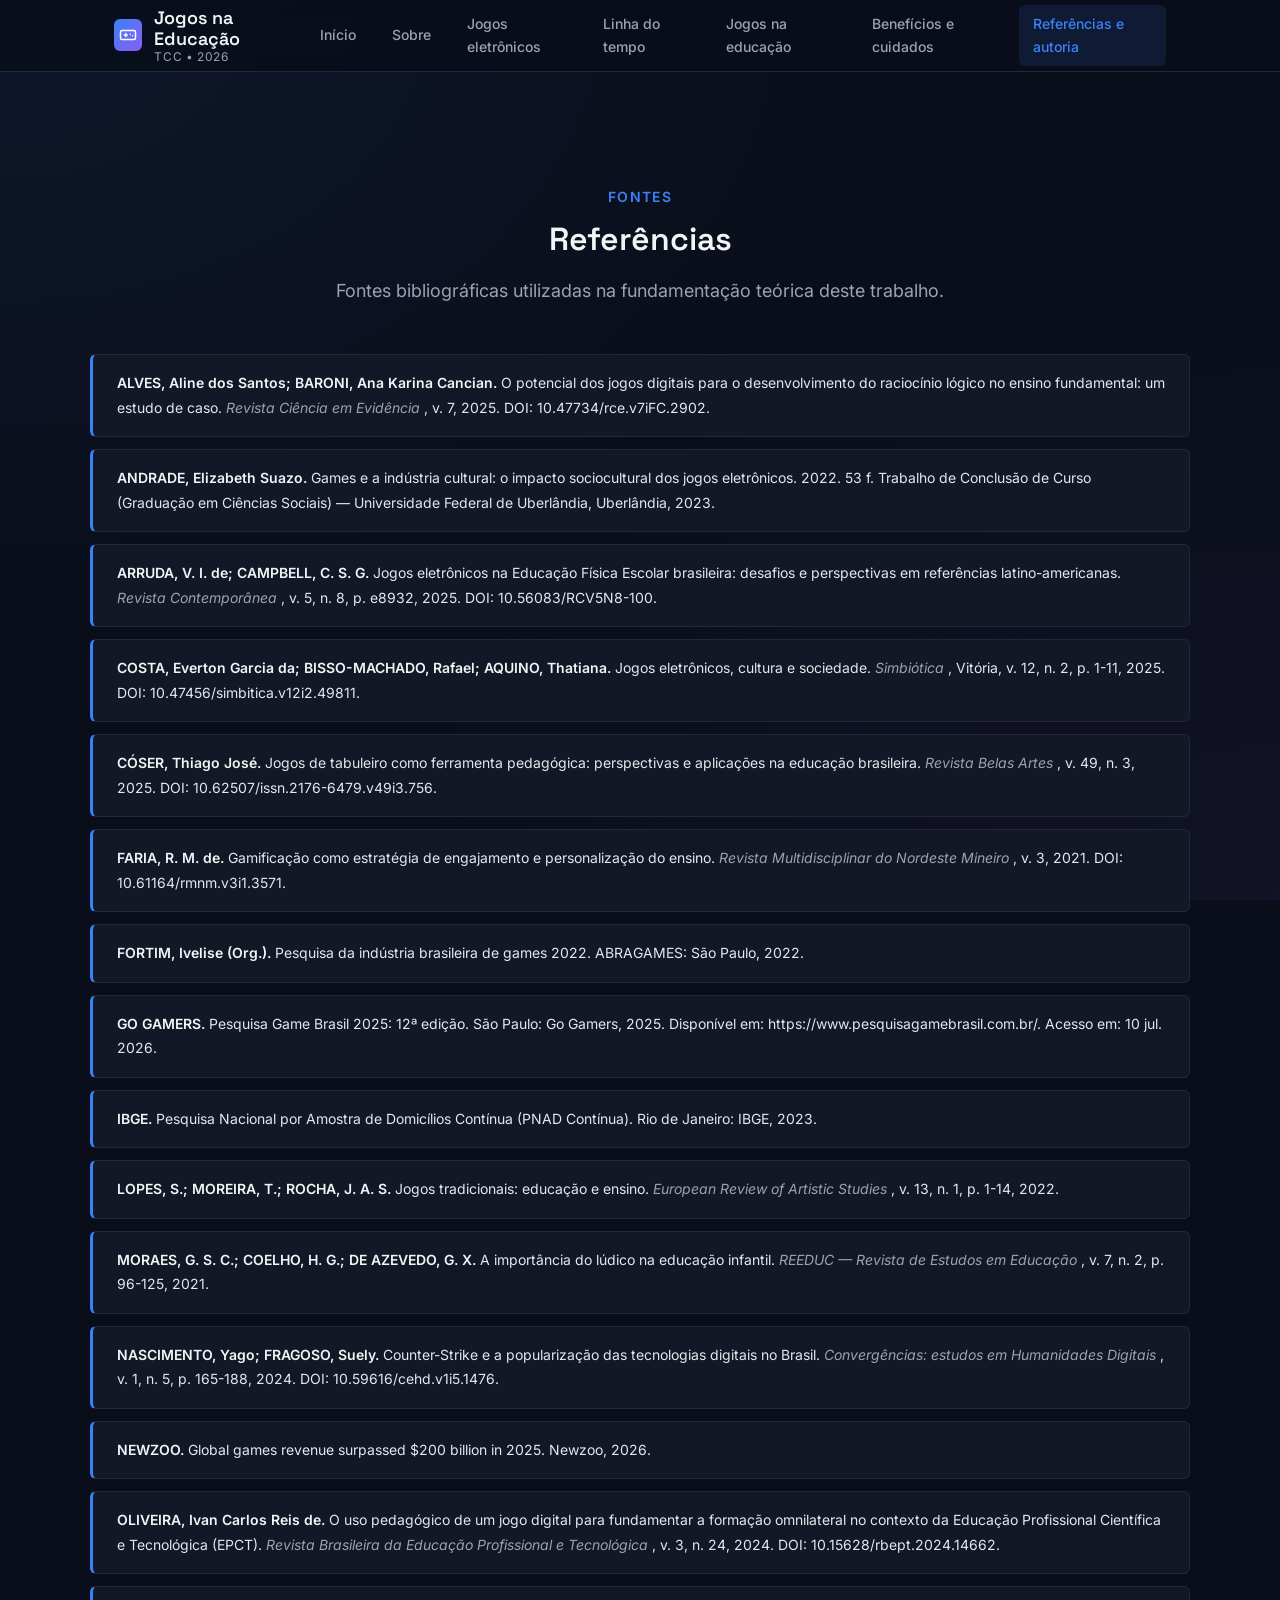
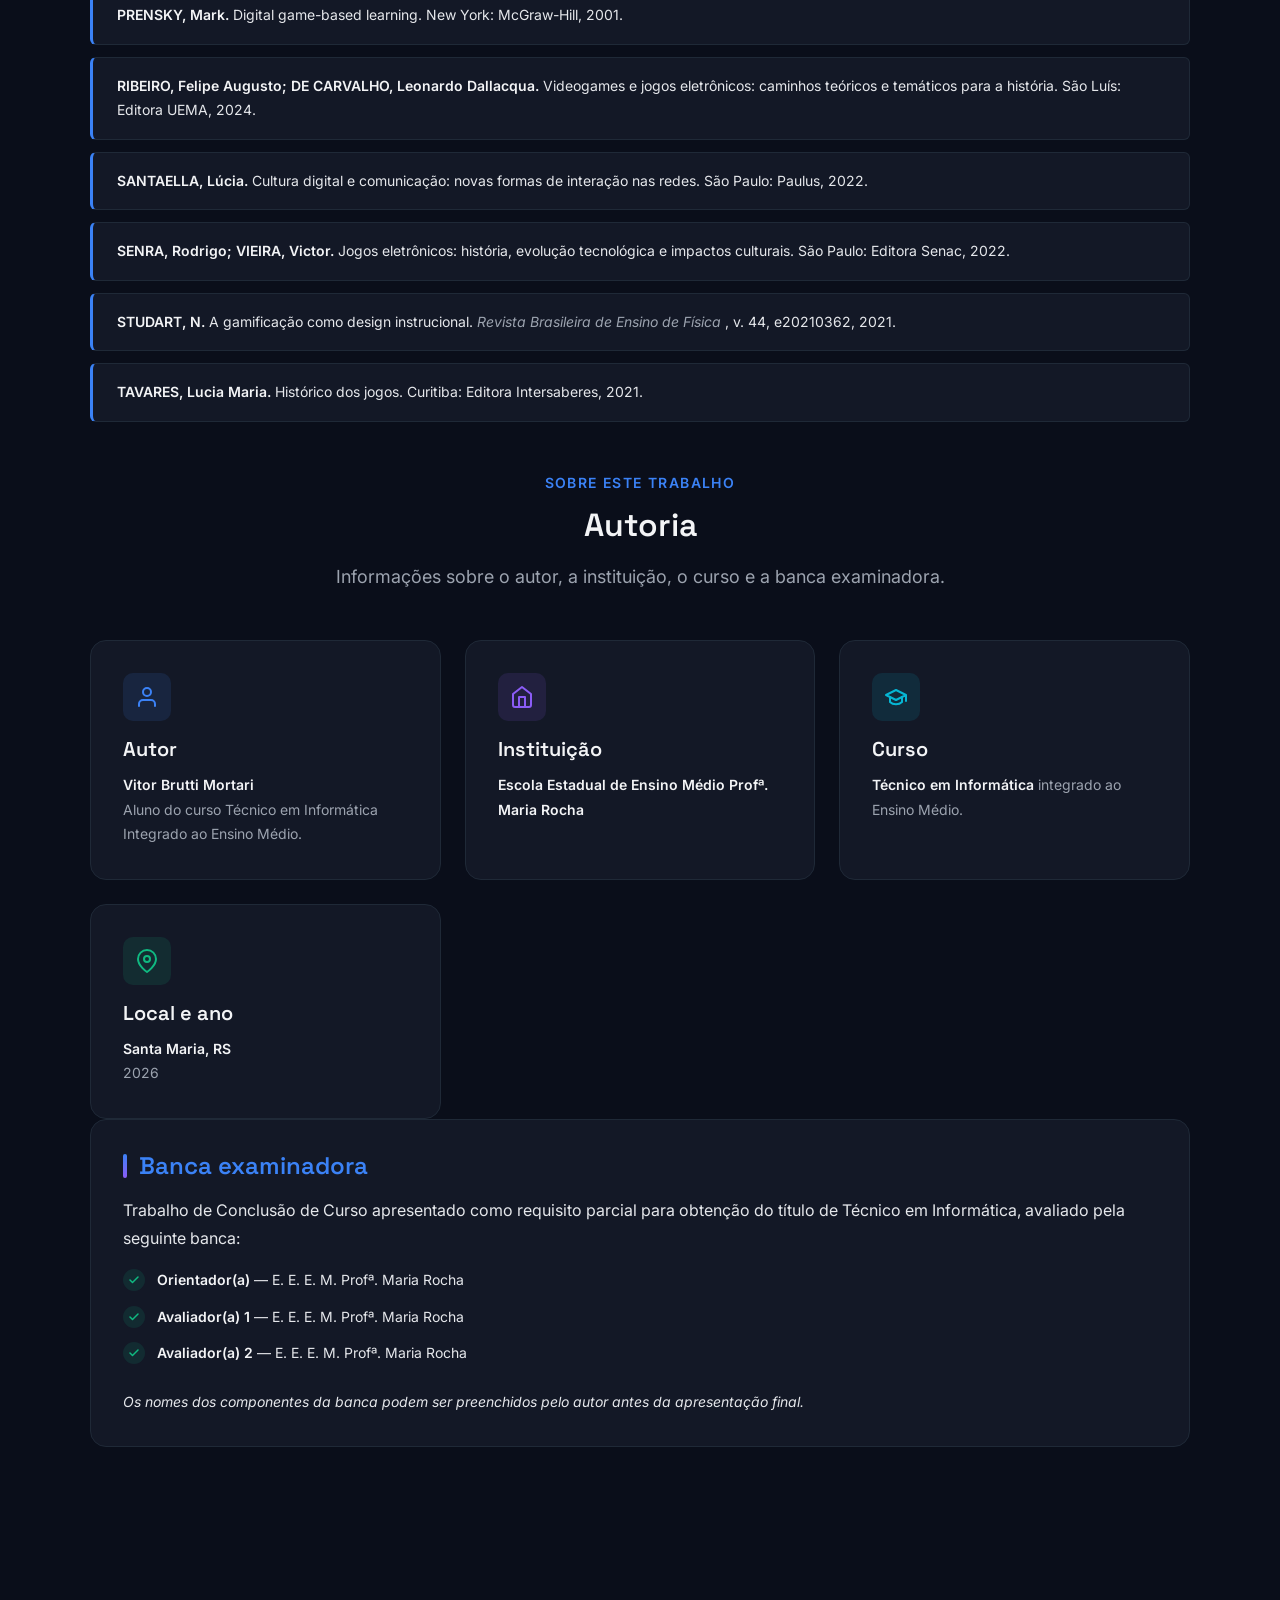
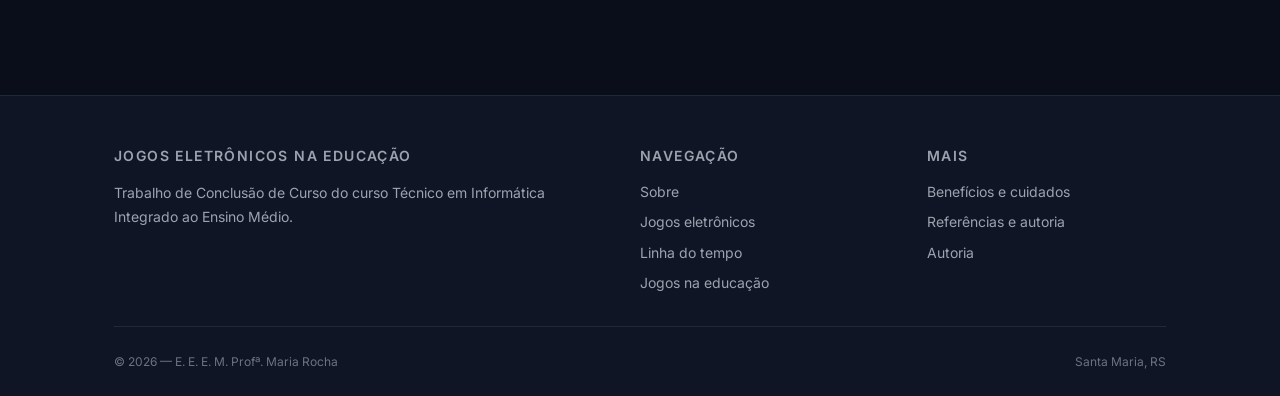
<file: referencias-autoria.html>
<!doctype html>

<html lang="pt-br">

    <head>

        <meta charset="utf-8">

        <meta content="width=device-width, initial-scale=1.0" name="viewport">

        <title>Referências e autoria — TCC</title>

        <meta content="Referências bibliográficas e informações sobre autoria, instituição, curso e banca examinadora do Trabalho de Conclusão de Curso." name="description">

        <link href="https://fonts.googleapis.com" rel="preconnect">

        <link crossorigin="" href="https://fonts.gstatic.com" rel="preconnect">

        <link href="https://fonts.googleapis.com/css2?family=Inter:wght@400;500;600;700&family=Space+Grotesk:wght@500;600;700&family=JetBrains+Mono:wght@500;600&display=swap" rel="stylesheet">

        <link href="CSSTCC.css" rel="stylesheet">

    </head>

    <body>

        <a class="skip-link" href="#main">Pular para o conteúdo</a>

        <!-- HEADER -->

        <header class="site-header">

            <div class="site-header__inner">

                <a aria-label="Página inicial" class="site-logo" href="index.html">

                    <span aria-hidden="true" class="site-logo__icon">

                        <svg fill="none" stroke="currentColor" stroke-linecap="round" stroke-linejoin="round" stroke-width="2" viewbox="0 0 24 24">

                            <rect height="12" rx="2" width="20" x="2" y="6"></rect>

                            <line x1="7" x2="11" y1="12" y2="12"></line>

                            <line x1="9" x2="9" y1="10" y2="14"></line>

                            <line x1="15" x2="15" y1="11" y2="11"></line>

                            <line x1="18" x2="18" y1="13" y2="13"></line>

                        </svg>

                    </span>

                    <span class="site-logo__text">

                        Jogos na Educação

                        <small>TCC • 2026</small>

                    </span>

                </a>

                <button aria-controls="primary-nav" aria-expanded="false" aria-label="Abrir menu" class="menu-toggle">

                    <span aria-hidden="true" class="menu-toggle__bars"></span>

                </button>

                <nav aria-label="Navegação principal" class="site-nav" id="primary-nav">

                    <a class="site-nav__link" href="index.html">Início</a>

                    <a class="site-nav__link" href="sobre.html">Sobre</a>

                    <a class="site-nav__link" href="jogos-eletronicos.html">Jogos eletrônicos</a>

                    <a class="site-nav__link" href="linha-do-tempo.html">Linha do tempo</a>

                    <a class="site-nav__link" href="jogos-na-educacao.html">Jogos na educação</a>

                    <a class="site-nav__link" href="beneficios-cuidados.html">Benefícios e cuidados</a>

                    <a aria-current="page" class="site-nav__link" href="referencias-autoria.html">Referências e autoria</a>

                </nav>

            </div>

        </header>

        <!-- CONTEÚDO -->

        <main id="main">

            <section class="container section">

                <header class="section-header reveal">

                    <span class="section-header__eyebrow">Fontes</span>

                    <h1 class="section-header__title">Referências</h1>

                    <p class="section-header__lead">Fontes bibliográficas utilizadas na fundamentação
                    teórica deste trabalho.</p>

                </header>

                <div class="references reveal">

                    <div class="reference">

                        <strong>ALVES, Aline dos Santos; BARONI, Ana Karina Cancian.</strong>

                        O potencial dos jogos digitais para o desenvolvimento do raciocínio lógico no ensino fundamental: um estudo de caso.

                        <em>Revista Ciência em Evidência</em>

                        , v. 7, 2025. DOI: 10.47734/rce.v7iFC.2902.

                    </div>

                    <div class="reference">

                        <strong>ANDRADE, Elizabeth Suazo.</strong>

                        Games e a indústria cultural: o impacto sociocultural dos jogos eletrônicos. 2022. 53 f. Trabalho de Conclusão de Curso (Graduação em Ciências Sociais) — Universidade Federal de Uberlândia, Uberlândia, 2023.

                    </div>

                    <div class="reference">

                        <strong>ARRUDA, V. I. de; CAMPBELL, C. S. G.</strong>

                        Jogos eletrônicos na Educação Física Escolar brasileira: desafios e perspectivas em referências latino-americanas.

                        <em>Revista Contemporânea</em>

                        , v. 5, n. 8, p. e8932, 2025. DOI: 10.56083/RCV5N8-100.

                    </div>

                    <div class="reference">

                        <strong>COSTA, Everton Garcia da; BISSO-MACHADO, Rafael;
                    AQUINO, Thatiana.</strong>

                        Jogos eletrônicos, cultura e sociedade.

                        <em>Simbiótica</em>

                        , Vitória, v. 12, n. 2, p. 1-11, 2025. DOI: 10.47456/simbitica.v12i2.49811.

                    </div>

                    <div class="reference">

                        <strong>CÓSER, Thiago José.</strong>

                        Jogos de tabuleiro como ferramenta pedagógica: perspectivas e aplicações na educação brasileira.

                        <em>Revista Belas
                    Artes</em>

                        , v. 49, n. 3, 2025. DOI: 10.62507/issn.2176-6479.v49i3.756.

                    </div>

                    <div class="reference">

                        <strong>FARIA, R. M. de.</strong>

                        Gamificação como estratégia de engajamento e personalização do ensino.

                        <em>Revista Multidisciplinar
                    do Nordeste Mineiro</em>

                        , v. 3, 2021. DOI: 10.61164/rmnm.v3i1.3571.

                    </div>

                    <div class="reference">

                        <strong>FORTIM, Ivelise (Org.).</strong>

                        Pesquisa da indústria brasileira de games 2022. ABRAGAMES: São Paulo, 2022.

                    </div>

                    <div class="reference">

                        <strong>GO GAMERS.</strong>

                        Pesquisa Game Brasil 2025: 12ª edição. São Paulo: Go Gamers, 2025. Disponível em: https://www.pesquisagamebrasil.com.br/. Acesso em: 10 jul. 2026.

                    </div>

                    <div class="reference">

                        <strong>IBGE.</strong>

                        Pesquisa Nacional por Amostra de Domicílios Contínua (PNAD Contínua). Rio de Janeiro: IBGE, 2023.

                    </div>

                    <div class="reference">

                        <strong>LOPES, S.; MOREIRA, T.; ROCHA, J. A. S.</strong>

                        Jogos tradicionais: educação e ensino.

                        <em>European Review
                    of Artistic Studies</em>

                        , v. 13, n. 1, p. 1-14, 2022.

                    </div>

                    <div class="reference">

                        <strong>MORAES, G. S. C.; COELHO, H. G.; DE AZEVEDO, G. X.</strong>

                        A importância do lúdico na educação infantil.

                        <em>REEDUC — Revista de Estudos em Educação</em>

                        , v. 7, n. 2, p. 96-125, 2021.

                    </div>

                    <div class="reference">

                        <strong>NASCIMENTO, Yago; FRAGOSO, Suely.</strong>

                        Counter-Strike e a popularização das tecnologias digitais no Brasil.

                        <em>Convergências: estudos em Humanidades
                    Digitais</em>

                        , v. 1, n. 5, p. 165-188, 2024. DOI: 10.59616/cehd.v1i5.1476.

                    </div>

                    <div class="reference">

                        <strong>NEWZOO.</strong>

                        Global games revenue surpassed $200 billion in 2025. Newzoo, 2026.

                    </div>

                    <div class="reference">

                        <strong>OLIVEIRA, Ivan Carlos Reis de.</strong>

                        O uso pedagógico de um jogo digital para fundamentar a formação omnilateral no contexto da Educação Profissional Científica e Tecnológica (EPCT).

                        <em>Revista Brasileira
                    da Educação Profissional e Tecnológica</em>

                        , v. 3, n. 24, 2024. DOI: 10.15628/rbept.2024.14662.

                    </div>

                    <div class="reference">

                        <strong>PRENSKY, Mark.</strong>

                        Digital game-based learning. New York: McGraw-Hill, 2001.

                    </div>

                    <div class="reference">

                        <strong>RIBEIRO, Felipe Augusto; DE CARVALHO, Leonardo
                    Dallacqua.</strong>

                        Videogames e jogos eletrônicos: caminhos teóricos e temáticos para a história. São Luís: Editora UEMA, 2024.

                    </div>

                    <div class="reference">

                        <strong>SANTAELLA, Lúcia.</strong>

                        Cultura digital e comunicação: novas formas de interação nas redes. São Paulo: Paulus, 2022.

                    </div>

                    <div class="reference">

                        <strong>SENRA, Rodrigo; VIEIRA, Victor.</strong>

                        Jogos eletrônicos: história, evolução tecnológica e impactos culturais. São Paulo: Editora Senac, 2022.

                    </div>

                    <div class="reference">

                        <strong>STUDART, N.</strong>

                        A gamificação como design instrucional.

                        <em>Revista
                    Brasileira de Ensino de Física</em>

                        , v. 44, e20210362, 2021.

                    </div>

                    <div class="reference">

                        <strong>TAVARES, Lucia Maria.</strong>

                        Histórico dos jogos. Curitiba: Editora Intersaberes, 2021.

                    </div>

                </div>

                <div style="height: var(--space-8);"></div>

                <header class="section-header reveal">

                    <span class="section-header__eyebrow">Sobre este trabalho</span>

                    <h2 class="section-header__title">Autoria</h2>

                    <p class="section-header__lead">Informações sobre o autor, a instituição, o curso e a banca examinadora.</p>

                </header>

                <div class="card-grid reveal">

                    <article class="card">

                        <div aria-hidden="true" class="card__icon">

                            <svg fill="none" stroke="currentColor" stroke-linecap="round" stroke-linejoin="round" stroke-width="2" viewbox="0 0 24 24">

                                <path d="M20 21v-2a4 4 0 0 0-4-4H8a4 4 0 0 0-4 4v2"></path>

                                <circle cx="12" cy="7" r="4"></circle>

                            </svg>

                        </div>

                        <h3 class="card__title">Autor</h3>

                        <p class="card__text">

                            <strong>Vitor Brutti Mortari</strong>

                            <br>

                            Aluno do curso Técnico em Informática Integrado ao Ensino Médio.

                        </p>

                    </article>

                    <article class="card">

                        <div aria-hidden="true" class="card__icon card__icon--purple">

                            <svg fill="none" stroke="currentColor" stroke-linecap="round" stroke-linejoin="round" stroke-width="2" viewbox="0 0 24 24">

                                <path d="M3 9l9-7 9 7v11a2 2 0 0 1-2 2H5a2 2 0 0 1-2-2z"></path>

                                <polyline points="9 22 9 12 15 12 15 22"></polyline>

                            </svg>

                        </div>

                        <h3 class="card__title">Instituição</h3>

                        <p class="card__text">

                            <strong>Escola Estadual de Ensino Médio Profª.
                        Maria Rocha</strong>

                        </p>

                    </article>

                    <article class="card">

                        <div aria-hidden="true" class="card__icon card__icon--cyan">

                            <svg fill="none" stroke="currentColor" stroke-linecap="round" stroke-linejoin="round" stroke-width="2" viewbox="0 0 24 24">

                                <path d="M22 10v6M2 10l10-5 10 5-10 5z"></path>

                                <path d="M6 12v5c3 3 9 3 12 0v-5"></path>

                            </svg>

                        </div>

                        <h3 class="card__title">Curso</h3>

                        <p class="card__text">

                            <strong>Técnico em Informática</strong>

                            integrado ao Ensino Médio.

                        </p>

                    </article>

                    <article class="card">

                        <div aria-hidden="true" class="card__icon card__icon--success">

                            <svg fill="none" stroke="currentColor" stroke-linecap="round" stroke-linejoin="round" stroke-width="2" viewbox="0 0 24 24">

                                <path d="M21 10c0 7-9 13-9 13s-9-6-9-13a9 9 0 0 1 18 0z"></path>

                                <circle cx="12" cy="10" r="3"></circle>

                            </svg>

                        </div>

                        <h3 class="card__title">Local e ano</h3>

                        <p class="card__text">

                            <strong>Santa Maria, RS</strong>

                            <br>

                            2026

                        </p>

                    </article>

                </div>

                <article class="content-block reveal">

                    <h2 class="content-block__title">Banca examinadora</h2>

                    <p>Trabalho de Conclusão de Curso apresentado como
                    requisito parcial para obtenção do título de Técnico
                    em Informática, avaliado pela seguinte banca:</p>

                    <ul class="list-check">

                        <li class="list-check__item">

                            <span aria-hidden="true" class="list-check__icon">

                                <svg fill="none" stroke="currentColor" stroke-linecap="round" stroke-linejoin="round" viewbox="0 0 24 24">

                                    <polyline points="20 6 9 17 4 12"></polyline>

                                </svg>

                            </span>

                            <span>

                                <strong>Orientador(a)</strong>

                                — E. E. E. M. Profª. Maria Rocha

                            </span>

                        </li>

                        <li class="list-check__item">

                            <span aria-hidden="true" class="list-check__icon">

                                <svg fill="none" stroke="currentColor" stroke-linecap="round" stroke-linejoin="round" viewbox="0 0 24 24">

                                    <polyline points="20 6 9 17 4 12"></polyline>

                                </svg>

                            </span>

                            <span>

                                <strong>Avaliador(a) 1</strong>

                                — E. E. E. M. Profª. Maria Rocha

                            </span>

                        </li>

                        <li class="list-check__item">

                            <span aria-hidden="true" class="list-check__icon">

                                <svg fill="none" stroke="currentColor" stroke-linecap="round" stroke-linejoin="round" viewbox="0 0 24 24">

                                    <polyline points="20 6 9 17 4 12"></polyline>

                                </svg>

                            </span>

                            <span>

                                <strong>Avaliador(a) 2</strong>

                                — E. E. E. M. Profª. Maria Rocha

                            </span>

                        </li>

                    </ul>

                    <p style="margin-top: var(--space-5); color: var(--color-text-muted); font-size: var(--fs-sm);">

                        <em>Os nomes dos componentes da banca podem ser
                    preenchidos pelo autor antes da apresentação final.</em>

                    </p>

                </article>

            </section>

        </main>

        <!-- FOOTER -->

        <footer class="site-footer">

            <div class="container">

                <div class="site-footer__grid">

                    <div>

                        <p class="site-footer__title">Jogos Eletrônicos na Educação</p>

                        <p class="site-footer__text">Trabalho de Conclusão de Curso do curso Técnico
                        em Informática Integrado ao Ensino Médio.</p>

                    </div>

                    <div>

                        <p class="site-footer__title">Navegação</p>

                        <nav aria-label="Rodapé" class="site-footer__list">

                            <a href="sobre.html">Sobre</a>

                            <a href="jogos-eletronicos.html">Jogos eletrônicos</a>

                            <a href="linha-do-tempo.html">Linha do tempo</a>

                            <a href="jogos-na-educacao.html">Jogos na educação</a>

                        </nav>

                    </div>

                    <div>

                        <p class="site-footer__title">Mais</p>

                        <nav aria-label="Rodapé secundário" class="site-footer__list">

                            <a href="beneficios-cuidados.html">Benefícios e cuidados</a>

                            <a href="referencias-autoria.html">Referências e autoria</a>

                            <a href="referencias-autoria.html">Autoria</a>

                        </nav>

                    </div>

                </div>

                <div class="site-footer__bottom">

                    <p class="site-footer__copy">© 2026 — E. E. E. M. Profª. Maria Rocha</p>

                    <p class="site-footer__copy">Santa Maria, RS</p>

                </div>

            </div>

        </footer>

        <button aria-label="Voltar ao topo da página" class="scroll-top">

            <svg aria-hidden="true" fill="none" stroke="currentColor" stroke-linecap="round" stroke-linejoin="round" stroke-width="2.5" viewbox="0 0 24 24">

                <polyline points="18 15 12 9 6 15"></polyline>

            </svg>

        </button>

        <script src="script.js"></script>

    </body>

</html>
</file>
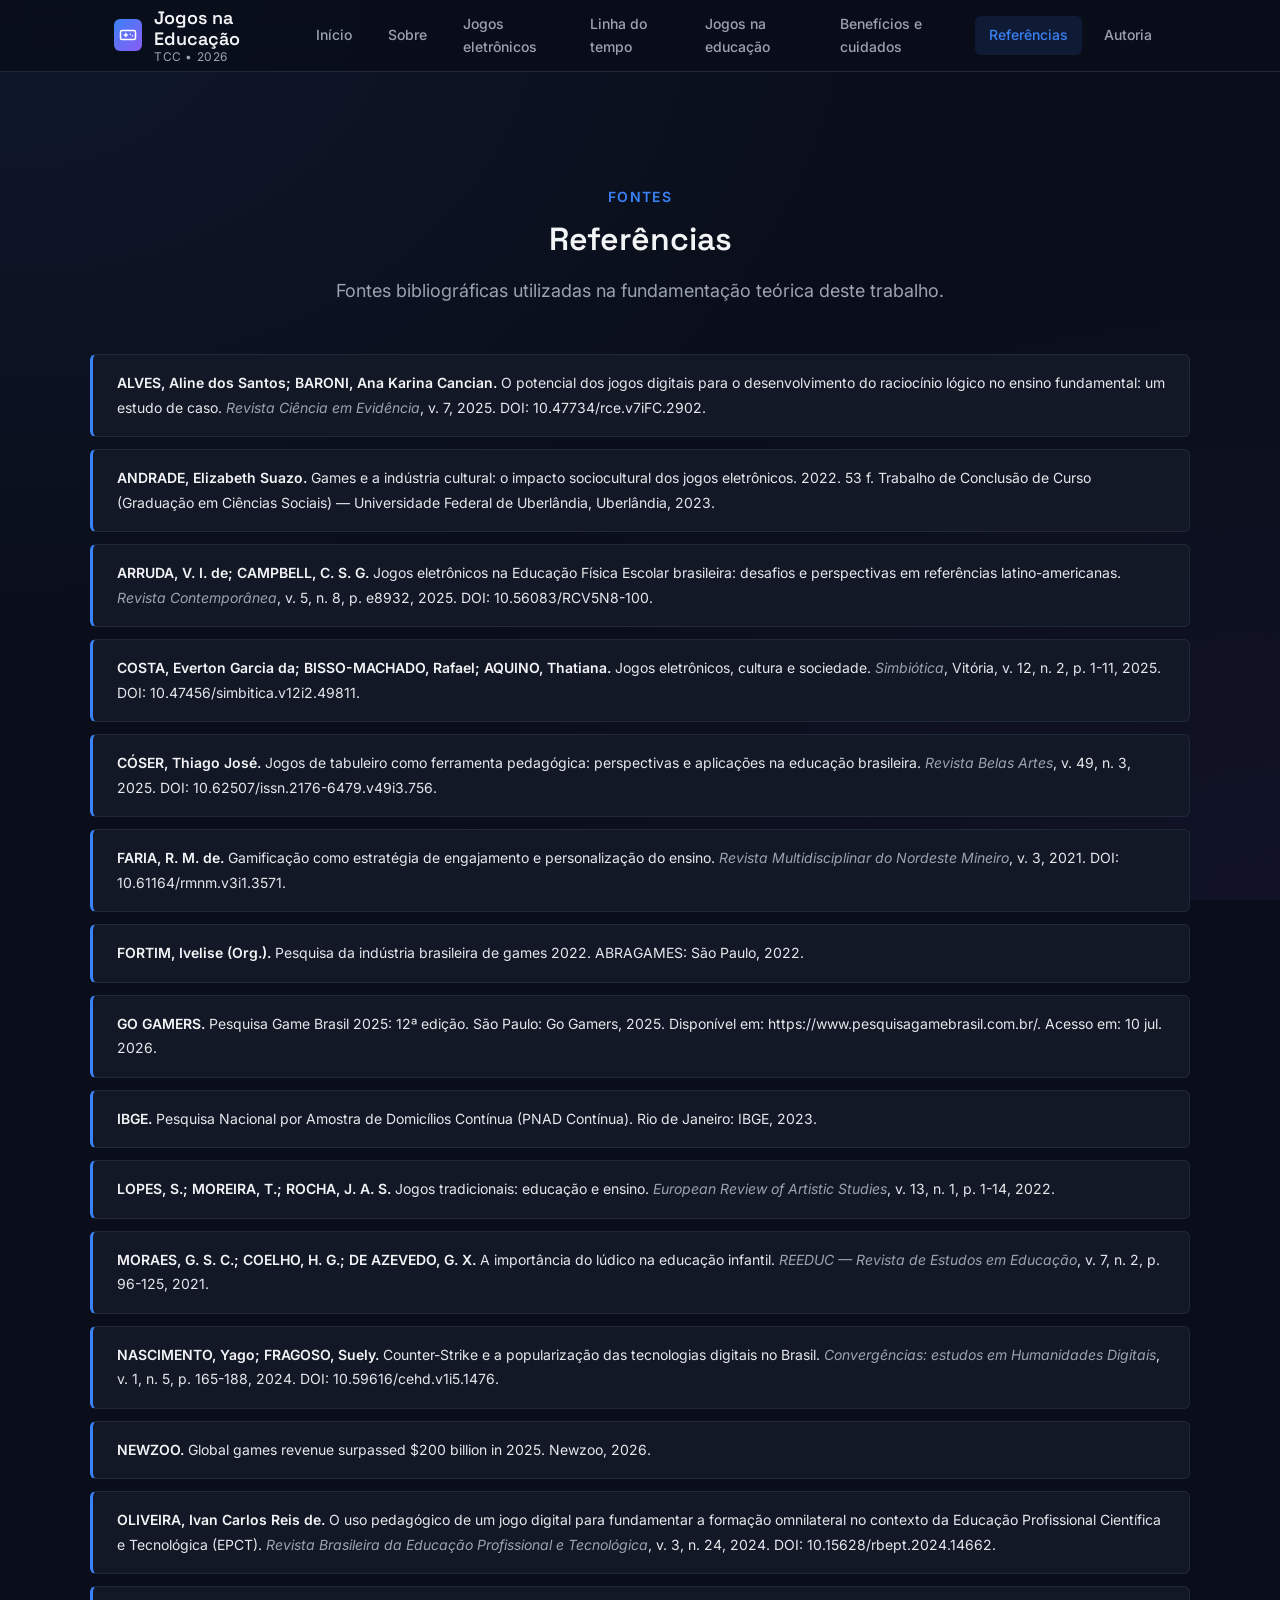
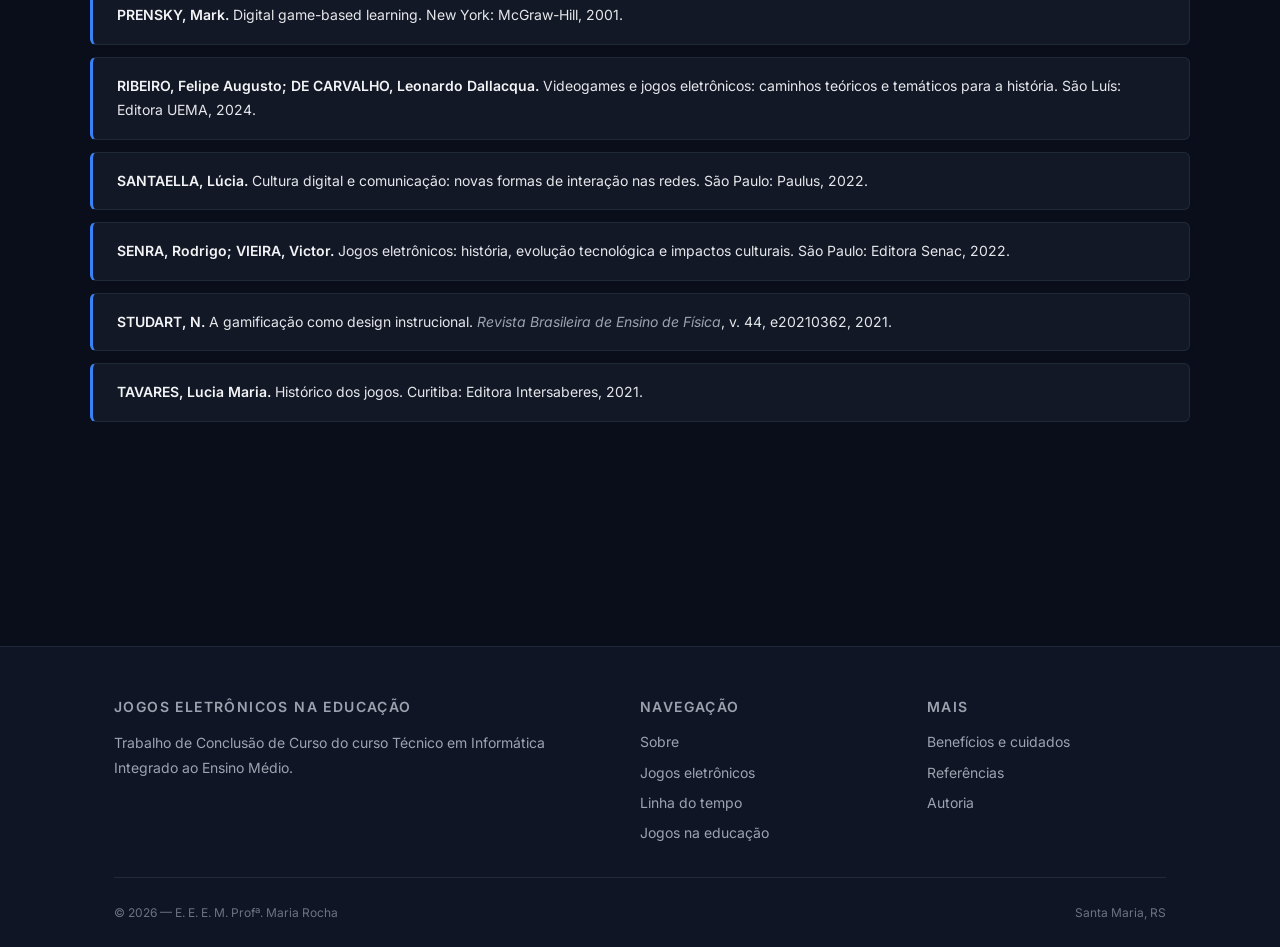
<file: referencias.html>
<!doctype html>
<html lang="pt-br">

<head>
    <meta charset="utf-8">
    <meta name="viewport" content="width=device-width, initial-scale=1.0">
    <title>Referências — TCC</title>
    <meta name="description" content="Lista de referências bibliográficas utilizadas no Trabalho de Conclusão de Curso.">

    <link rel="preconnect" href="https://fonts.googleapis.com">
    <link rel="preconnect" href="https://fonts.gstatic.com" crossorigin>
    <link rel="stylesheet" href="https://fonts.googleapis.com/css2?family=Inter:wght@400;500;600;700&family=Space+Grotesk:wght@500;600;700&family=JetBrains+Mono:wght@500;600&display=swap">

    <link rel="stylesheet" href="CSSTCC.css">
</head>

<body>

    <a href="#main" class="skip-link">Pular para o conteúdo</a>

    <!-- HEADER -->

    <header class="site-header">
        <div class="site-header__inner">

            <a href="index.html" class="site-logo" aria-label="Página inicial">
                <span class="site-logo__icon" aria-hidden="true">
                    <svg viewBox="0 0 24 24" fill="none" stroke="currentColor" stroke-width="2" stroke-linecap="round" stroke-linejoin="round">
                        <rect x="2" y="6" width="20" height="12" rx="2"/>
                        <line x1="7" y1="12" x2="11" y2="12"/>
                        <line x1="9" y1="10" x2="9" y2="14"/>
                        <line x1="15" y1="11" x2="15" y2="11"/>
                        <line x1="18" y1="13" x2="18" y2="13"/>
                    </svg>
                </span>
                <span class="site-logo__text">
                    Jogos na Educação
                    <small>TCC • 2026</small>
                </span>
            </a>

            <button class="menu-toggle" aria-label="Abrir menu" aria-expanded="false" aria-controls="primary-nav">
                <span class="menu-toggle__bars" aria-hidden="true"></span>
            </button>

            <nav class="site-nav" id="primary-nav" aria-label="Navegação principal">

                <a href="index.html" class="site-nav__link">Início</a>
                <a href="sobre.html" class="site-nav__link">Sobre</a>
                <a href="jogos-eletronicos.html" class="site-nav__link">Jogos eletrônicos</a>
                <a href="linha-do-tempo.html" class="site-nav__link">Linha do tempo</a>
                <a href="jogos-na-educacao.html" class="site-nav__link">Jogos na educação</a>
                <a href="beneficios-cuidados.html" class="site-nav__link">Benefícios e cuidados</a>
                <a href="referencias.html" class="site-nav__link" aria-current="page">Referências</a>
                <a href="autoria.html" class="site-nav__link">Autoria</a>

            </nav>

        </div>
    </header>


    <!-- CONTEÚDO -->

    <main id="main">

        <section class="container section">

            <header class="section-header reveal">
                <span class="section-header__eyebrow">Fontes</span>
                <h1 class="section-header__title">Referências</h1>
                <p class="section-header__lead">
                    Fontes bibliográficas utilizadas na fundamentação
                    teórica deste trabalho.
                </p>
            </header>


            <div class="references reveal">

                <div class="reference">
                    <strong>ALVES, Aline dos Santos; BARONI, Ana Karina Cancian.</strong>
                    O potencial dos jogos digitais para o desenvolvimento do
                    raciocínio lógico no ensino fundamental: um estudo de caso.
                    <em>Revista Ciência em Evidência</em>, v. 7, 2025. DOI:
                    10.47734/rce.v7iFC.2902.
                </div>

                <div class="reference">
                    <strong>ANDRADE, Elizabeth Suazo.</strong>
                    Games e a indústria cultural: o impacto sociocultural dos
                    jogos eletrônicos. 2022. 53 f. Trabalho de Conclusão de
                    Curso (Graduação em Ciências Sociais) — Universidade
                    Federal de Uberlândia, Uberlândia, 2023.
                </div>

                <div class="reference">
                    <strong>ARRUDA, V. I. de; CAMPBELL, C. S. G.</strong>
                    Jogos eletrônicos na Educação Física Escolar brasileira:
                    desafios e perspectivas em referências latino-americanas.
                    <em>Revista Contemporânea</em>, v. 5, n. 8, p. e8932,
                    2025. DOI: 10.56083/RCV5N8-100.
                </div>

                <div class="reference">
                    <strong>COSTA, Everton Garcia da; BISSO-MACHADO, Rafael;
                    AQUINO, Thatiana.</strong>
                    Jogos eletrônicos, cultura e sociedade. <em>Simbiótica</em>,
                    Vitória, v. 12, n. 2, p. 1-11, 2025. DOI:
                    10.47456/simbitica.v12i2.49811.
                </div>

                <div class="reference">
                    <strong>CÓSER, Thiago José.</strong>
                    Jogos de tabuleiro como ferramenta pedagógica: perspectivas
                    e aplicações na educação brasileira. <em>Revista Belas
                    Artes</em>, v. 49, n. 3, 2025. DOI:
                    10.62507/issn.2176-6479.v49i3.756.
                </div>

                <div class="reference">
                    <strong>FARIA, R. M. de.</strong>
                    Gamificação como estratégia de engajamento e
                    personalização do ensino. <em>Revista Multidisciplinar
                    do Nordeste Mineiro</em>, v. 3, 2021. DOI:
                    10.61164/rmnm.v3i1.3571.
                </div>

                <div class="reference">
                    <strong>FORTIM, Ivelise (Org.).</strong>
                    Pesquisa da indústria brasileira de games 2022. ABRAGAMES:
                    São Paulo, 2022.
                </div>

                <div class="reference">
                    <strong>GO GAMERS.</strong>
                    Pesquisa Game Brasil 2025: 12ª edição. São Paulo:
                    Go Gamers, 2025. Disponível em:
                    https://www.pesquisagamebrasil.com.br/. Acesso em:
                    10 jul. 2026.
                </div>

                <div class="reference">
                    <strong>IBGE.</strong>
                    Pesquisa Nacional por Amostra de Domicílios Contínua
                    (PNAD Contínua). Rio de Janeiro: IBGE, 2023.
                </div>

                <div class="reference">
                    <strong>LOPES, S.; MOREIRA, T.; ROCHA, J. A. S.</strong>
                    Jogos tradicionais: educação e ensino. <em>European Review
                    of Artistic Studies</em>, v. 13, n. 1, p. 1-14, 2022.
                </div>

                <div class="reference">
                    <strong>MORAES, G. S. C.; COELHO, H. G.; DE AZEVEDO, G. X.</strong>
                    A importância do lúdico na educação infantil.
                    <em>REEDUC — Revista de Estudos em Educação</em>, v. 7,
                    n. 2, p. 96-125, 2021.
                </div>

                <div class="reference">
                    <strong>NASCIMENTO, Yago; FRAGOSO, Suely.</strong>
                    Counter-Strike e a popularização das tecnologias digitais
                    no Brasil. <em>Convergências: estudos em Humanidades
                    Digitais</em>, v. 1, n. 5, p. 165-188, 2024. DOI:
                    10.59616/cehd.v1i5.1476.
                </div>

                <div class="reference">
                    <strong>NEWZOO.</strong>
                    Global games revenue surpassed $200 billion in 2025.
                    Newzoo, 2026.
                </div>

                <div class="reference">
                    <strong>OLIVEIRA, Ivan Carlos Reis de.</strong>
                    O uso pedagógico de um jogo digital para fundamentar a
                    formação omnilateral no contexto da Educação Profissional
                    Científica e Tecnológica (EPCT). <em>Revista Brasileira
                    da Educação Profissional e Tecnológica</em>, v. 3, n. 24,
                    2024. DOI: 10.15628/rbept.2024.14662.
                </div>

                <div class="reference">
                    <strong>PRENSKY, Mark.</strong>
                    Digital game-based learning. New York: McGraw-Hill, 2001.
                </div>

                <div class="reference">
                    <strong>RIBEIRO, Felipe Augusto; DE CARVALHO, Leonardo
                    Dallacqua.</strong>
                    Videogames e jogos eletrônicos: caminhos teóricos e
                    temáticos para a história. São Luís: Editora UEMA, 2024.
                </div>

                <div class="reference">
                    <strong>SANTAELLA, Lúcia.</strong>
                    Cultura digital e comunicação: novas formas de interação
                    nas redes. São Paulo: Paulus, 2022.
                </div>

                <div class="reference">
                    <strong>SENRA, Rodrigo; VIEIRA, Victor.</strong>
                    Jogos eletrônicos: história, evolução tecnológica e
                    impactos culturais. São Paulo: Editora Senac, 2022.
                </div>

                <div class="reference">
                    <strong>STUDART, N.</strong>
                    A gamificação como design instrucional. <em>Revista
                    Brasileira de Ensino de Física</em>, v. 44, e20210362,
                    2021.
                </div>

                <div class="reference">
                    <strong>TAVARES, Lucia Maria.</strong>
                    Histórico dos jogos. Curitiba: Editora Intersaberes, 2021.
                </div>

            </div>

        </section>

    </main>


    <!-- FOOTER -->

    <footer class="site-footer">
        <div class="container">

            <div class="site-footer__grid">

                <div>
                    <p class="site-footer__title">Jogos Eletrônicos na Educação</p>
                    <p class="site-footer__text">
                        Trabalho de Conclusão de Curso do curso Técnico
                        em Informática Integrado ao Ensino Médio.
                    </p>
                </div>

                <div>
                    <p class="site-footer__title">Navegação</p>
                    <nav class="site-footer__list" aria-label="Rodapé">
                        <a href="sobre.html">Sobre</a>
                        <a href="jogos-eletronicos.html">Jogos eletrônicos</a>
                        <a href="linha-do-tempo.html">Linha do tempo</a>
                        <a href="jogos-na-educacao.html">Jogos na educação</a>
                    </nav>
                </div>

                <div>
                    <p class="site-footer__title">Mais</p>
                    <nav class="site-footer__list" aria-label="Rodapé secundário">
                        <a href="beneficios-cuidados.html">Benefícios e cuidados</a>
                        <a href="referencias.html">Referências</a>
                        <a href="autoria.html">Autoria</a>
                    </nav>
                </div>

            </div>

            <div class="site-footer__bottom">
                <p class="site-footer__copy">
                    &copy; 2026 — E. E. E. M. Profª. Maria Rocha
                </p>
                <p class="site-footer__copy">
                    Santa Maria, RS
                </p>
            </div>

        </div>
    </footer>


    <button class="scroll-top" aria-label="Voltar ao topo da página">
        <svg viewBox="0 0 24 24" fill="none" stroke="currentColor" stroke-width="2.5" stroke-linecap="round" stroke-linejoin="round" aria-hidden="true">
            <polyline points="18 15 12 9 6 15"/>
        </svg>
    </button>


    <script src="script.js"></script>

</body>

</html>
</file>
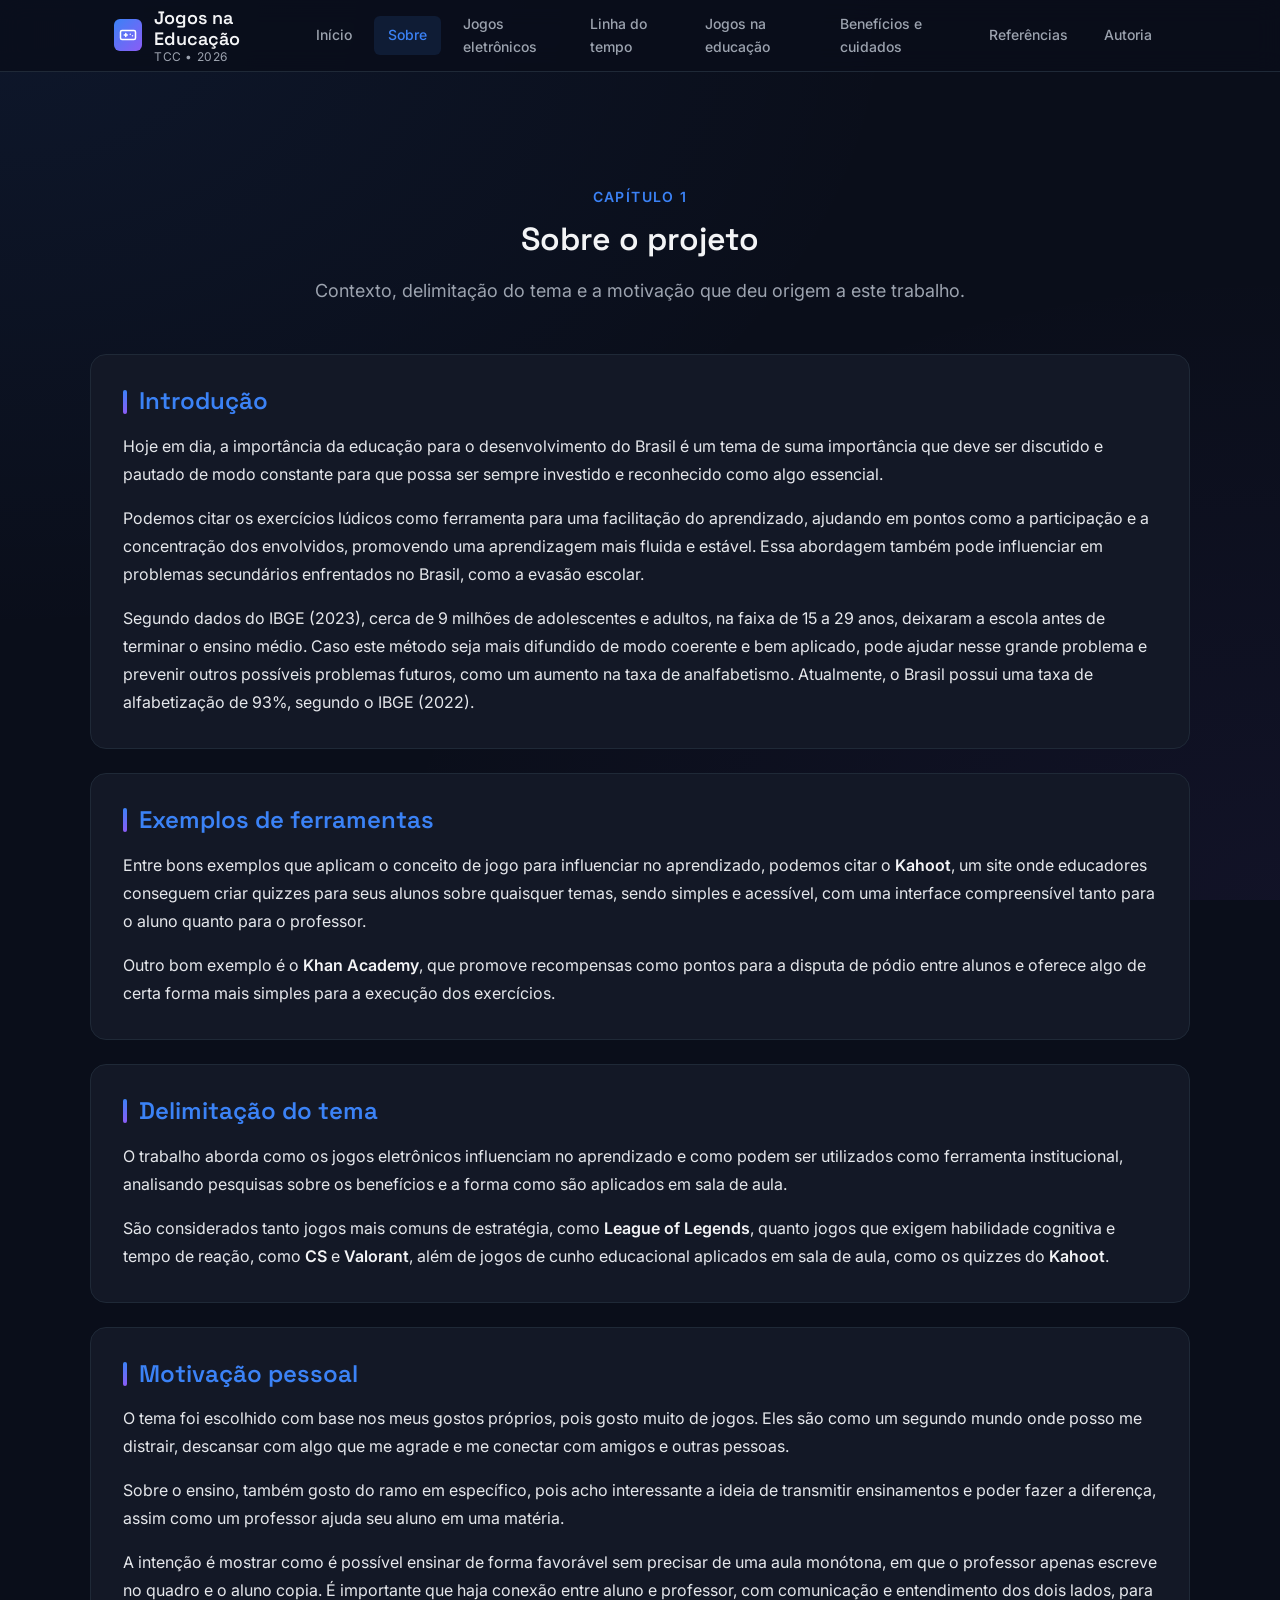
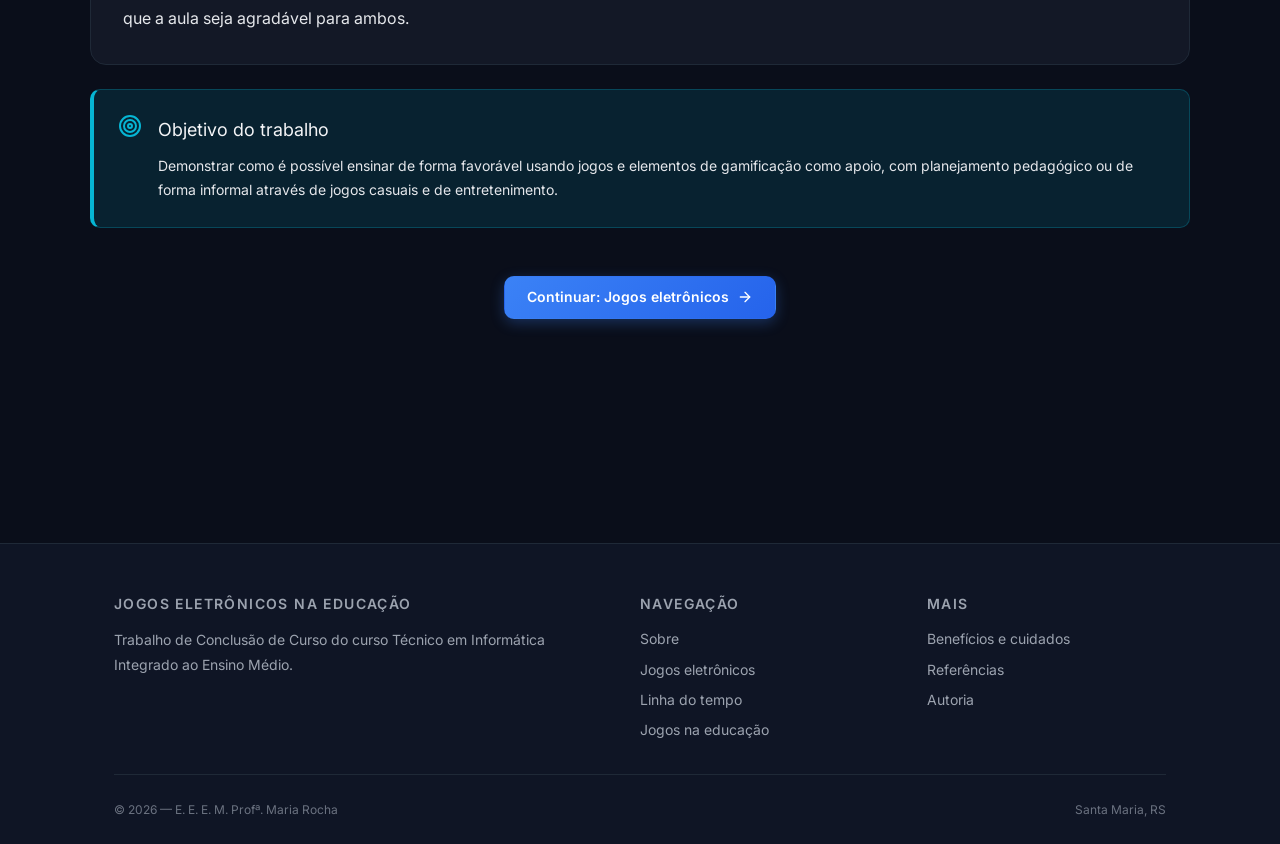
<file: sobre.html>
<!doctype html>
<html lang="pt-br">

<head>
    <meta charset="utf-8">
    <meta name="viewport" content="width=device-width, initial-scale=1.0">
    <title>Sobre o projeto — Jogos Eletrônicos na Educação</title>
    <meta name="description" content="Introdução, delimitação do tema e motivação do Trabalho de Conclusão de Curso sobre jogos eletrônicos na educação.">

    <link rel="preconnect" href="https://fonts.googleapis.com">
    <link rel="preconnect" href="https://fonts.gstatic.com" crossorigin>
    <link rel="stylesheet" href="https://fonts.googleapis.com/css2?family=Inter:wght@400;500;600;700&family=Space+Grotesk:wght@500;600;700&family=JetBrains+Mono:wght@500;600&display=swap">

    <link rel="stylesheet" href="CSSTCC.css">
</head>

<body>

    <a href="#main" class="skip-link">Pular para o conteúdo</a>

    <!-- HEADER -->

    <header class="site-header">
        <div class="site-header__inner">

            <a href="index.html" class="site-logo" aria-label="Página inicial">
                <span class="site-logo__icon" aria-hidden="true">
                    <svg viewBox="0 0 24 24" fill="none" stroke="currentColor" stroke-width="2" stroke-linecap="round" stroke-linejoin="round">
                        <rect x="2" y="6" width="20" height="12" rx="2"/>
                        <line x1="7" y1="12" x2="11" y2="12"/>
                        <line x1="9" y1="10" x2="9" y2="14"/>
                        <line x1="15" y1="11" x2="15" y2="11"/>
                        <line x1="18" y1="13" x2="18" y2="13"/>
                    </svg>
                </span>
                <span class="site-logo__text">
                    Jogos na Educação
                    <small>TCC • 2026</small>
                </span>
            </a>

            <button class="menu-toggle" aria-label="Abrir menu" aria-expanded="false" aria-controls="primary-nav">
                <span class="menu-toggle__bars" aria-hidden="true"></span>
            </button>

            <nav class="site-nav" id="primary-nav" aria-label="Navegação principal">

                <a href="index.html" class="site-nav__link">Início</a>
                <a href="sobre.html" class="site-nav__link" aria-current="page">Sobre</a>
                <a href="jogos-eletronicos.html" class="site-nav__link">Jogos eletrônicos</a>
                <a href="linha-do-tempo.html" class="site-nav__link">Linha do tempo</a>
                <a href="jogos-na-educacao.html" class="site-nav__link">Jogos na educação</a>
                <a href="beneficios-cuidados.html" class="site-nav__link">Benefícios e cuidados</a>
                <a href="referencias.html" class="site-nav__link">Referências</a>
                <a href="autoria.html" class="site-nav__link">Autoria</a>

            </nav>

        </div>
    </header>


    <!-- CONTEÚDO -->

    <main id="main">

        <section class="container section">

            <header class="section-header reveal">
                <span class="section-header__eyebrow">Capítulo 1</span>
                <h1 class="section-header__title">Sobre o projeto</h1>
                <p class="section-header__lead">
                    Contexto, delimitação do tema e a motivação
                    que deu origem a este trabalho.
                </p>
            </header>


            <!-- INTRODUÇÃO -->

            <article class="content-block reveal">
                <h2 class="content-block__title">Introdução</h2>

                <p>
                    Hoje em dia, a importância da educação para o
                    desenvolvimento do Brasil é um tema de suma importância
                    que deve ser discutido e pautado de modo constante para
                    que possa ser sempre investido e reconhecido como algo
                    essencial.
                </p>

                <p>
                    Podemos citar os exercícios lúdicos como ferramenta para
                    uma facilitação do aprendizado, ajudando em pontos como
                    a participação e a concentração dos envolvidos, promovendo
                    uma aprendizagem mais fluida e estável. Essa abordagem
                    também pode influenciar em problemas secundários
                    enfrentados no Brasil, como a evasão escolar.
                </p>

                <p>
                    Segundo dados do IBGE (2023), cerca de 9 milhões de
                    adolescentes e adultos, na faixa de 15 a 29 anos, deixaram
                    a escola antes de terminar o ensino médio. Caso este método
                    seja mais difundido de modo coerente e bem aplicado, pode
                    ajudar nesse grande problema e prevenir outros possíveis
                    problemas futuros, como um aumento na taxa de
                    analfabetismo. Atualmente, o Brasil possui uma taxa de
                    alfabetização de 93%, segundo o IBGE (2022).
                </p>
            </article>


            <!-- EXEMPLOS -->

            <article class="content-block reveal">
                <h2 class="content-block__title">Exemplos de ferramentas</h2>

                <p>
                    Entre bons exemplos que aplicam o conceito de jogo para
                    influenciar no aprendizado, podemos citar o
                    <strong>Kahoot</strong>, um site onde educadores conseguem
                    criar quizzes para seus alunos sobre quaisquer temas, sendo
                    simples e acessível, com uma interface compreensível tanto
                    para o aluno quanto para o professor.
                </p>

                <p>
                    Outro bom exemplo é o <strong>Khan Academy</strong>, que
                    promove recompensas como pontos para a disputa de pódio
                    entre alunos e oferece algo de certa forma mais simples
                    para a execução dos exercícios.
                </p>
            </article>


            <!-- DELIMITAÇÃO -->

            <article class="content-block reveal">
                <h2 class="content-block__title">Delimitação do tema</h2>

                <p>
                    O trabalho aborda como os jogos eletrônicos influenciam no
                    aprendizado e como podem ser utilizados como ferramenta
                    institucional, analisando pesquisas sobre os benefícios e
                    a forma como são aplicados em sala de aula.
                </p>

                <p>
                    São considerados tanto jogos mais comuns de estratégia,
                    como <strong>League of Legends</strong>, quanto jogos que
                    exigem habilidade cognitiva e tempo de reação, como
                    <strong>CS</strong> e <strong>Valorant</strong>, além de
                    jogos de cunho educacional aplicados em sala de aula, como
                    os quizzes do <strong>Kahoot</strong>.
                </p>
            </article>


            <!-- MOTIVAÇÃO -->

            <article class="content-block reveal">
                <h2 class="content-block__title">Motivação pessoal</h2>

                <p>
                    O tema foi escolhido com base nos meus gostos próprios,
                    pois gosto muito de jogos. Eles são como um segundo mundo
                    onde posso me distrair, descansar com algo que me agrade
                    e me conectar com amigos e outras pessoas.
                </p>

                <p>
                    Sobre o ensino, também gosto do ramo em específico, pois
                    acho interessante a ideia de transmitir ensinamentos e
                    poder fazer a diferença, assim como um professor ajuda
                    seu aluno em uma matéria.
                </p>

                <p>
                    A intenção é mostrar como é possível ensinar de forma
                    favorável sem precisar de uma aula monótona, em que o
                    professor apenas escreve no quadro e o aluno copia. É
                    importante que haja conexão entre aluno e professor, com
                    comunicação e entendimento dos dois lados, para que a aula
                    seja agradável para ambos.
                </p>
            </article>


            <!-- OBJETIVO -->

            <div class="callout callout--cyan reveal">
                <svg class="callout__icon" viewBox="0 0 24 24" fill="none" stroke="currentColor" stroke-width="2" stroke-linecap="round" stroke-linejoin="round" aria-hidden="true">
                    <circle cx="12" cy="12" r="10"/>
                    <circle cx="12" cy="12" r="6"/>
                    <circle cx="12" cy="12" r="2"/>
                </svg>
                <div class="callout__body">
                    <p class="callout__title">Objetivo do trabalho</p>
                    <p class="callout__text">
                        Demonstrar como é possível ensinar de forma favorável
                        usando jogos e elementos de gamificação como apoio, 
                        com planejamento pedagógico ou de forma informal através de
                        jogos casuais e de entretenimento.
                    </p>
                </div>
            </div>


            <!-- PRÓXIMO -->

            <div class="reveal" style="text-align: center; margin-top: var(--space-8);">
                <a href="jogos-eletronicos.html" class="btn btn--primary">
                    Continuar: Jogos eletrônicos
                    <svg viewBox="0 0 24 24" fill="none" stroke="currentColor" stroke-width="2" stroke-linecap="round" stroke-linejoin="round" aria-hidden="true">
                        <line x1="5" y1="12" x2="19" y2="12"/>
                        <polyline points="12 5 19 12 12 19"/>
                    </svg>
                </a>
            </div>

        </section>

    </main>


    <!-- FOOTER -->

    <footer class="site-footer">
        <div class="container">

            <div class="site-footer__grid">

                <div>
                    <p class="site-footer__title">Jogos Eletrônicos na Educação</p>
                    <p class="site-footer__text">
                        Trabalho de Conclusão de Curso do curso Técnico
                        em Informática Integrado ao Ensino Médio.
                    </p>
                </div>

                <div>
                    <p class="site-footer__title">Navegação</p>
                    <nav class="site-footer__list" aria-label="Rodapé">
                        <a href="sobre.html">Sobre</a>
                        <a href="jogos-eletronicos.html">Jogos eletrônicos</a>
                        <a href="linha-do-tempo.html">Linha do tempo</a>
                        <a href="jogos-na-educacao.html">Jogos na educação</a>
                    </nav>
                </div>

                <div>
                    <p class="site-footer__title">Mais</p>
                    <nav class="site-footer__list" aria-label="Rodapé secundário">
                        <a href="beneficios-cuidados.html">Benefícios e cuidados</a>
                        <a href="referencias.html">Referências</a>
                        <a href="autoria.html">Autoria</a>
                    </nav>
                </div>

            </div>

            <div class="site-footer__bottom">
                <p class="site-footer__copy">
                    &copy; 2026 — E. E. E. M. Profª. Maria Rocha
                </p>
                <p class="site-footer__copy">
                    Santa Maria, RS
                </p>
            </div>

        </div>
    </footer>


    <!-- SCROLL TO TOP -->

    <button class="scroll-top" aria-label="Voltar ao topo da página">
        <svg viewBox="0 0 24 24" fill="none" stroke="currentColor" stroke-width="2.5" stroke-linecap="round" stroke-linejoin="round" aria-hidden="true">
            <polyline points="18 15 12 9 6 15"/>
        </svg>
    </button>


    <script src="script.js"></script>

</body>

</html>
</file>
<file: CSSTCC.css>
/* =========================================================
   CSSTCC.css — Jogos Eletrônicos na Educação
   Design system moderno para o TCC
   ========================================================= */


/* =========================================================
   1. DESIGN TOKENS (variáveis)
   ========================================================= */

:root {

    /* Cores — fundo e superfícies */
    --color-bg: #0a0e1a;
    --color-bg-elevated: #0f1525;
    --color-surface: #131826;
    --color-surface-2: #1a2033;
    --color-surface-3: #232b40;

    /* Cores — bordas */
    --color-border: #1f2937;
    --color-border-strong: #2d3748;

    /* Cores — texto */
    --color-text: #e5e7eb;
    --color-text-muted: #9ca3af;
    --color-text-dim: #6b7280;
    --color-text-inverse: #0a0e1a;

    /* Cores — acentos */
    --color-accent: #3b82f6;          /* azul tech */
    --color-accent-hover: #2563eb;
    --color-accent-soft: rgba(59, 130, 246, 0.12);

    --color-purple: #8b5cf6;          /* roxo */
    --color-purple-soft: rgba(139, 92, 246, 0.12);

    --color-cyan: #06b6d4;            /* ciano */
    --color-cyan-soft: rgba(6, 182, 212, 0.12);

    --color-success: #10b981;         /* verde */
    --color-success-soft: rgba(16, 185, 129, 0.12);

    --color-warning: #f59e0b;         /* âmbar */
    --color-warning-soft: rgba(245, 158, 11, 0.12);

    /* Tipografia */
    --font-sans: 'Inter', system-ui, -apple-system, BlinkMacSystemFont,
                 'Segoe UI', Roboto, sans-serif;
    --font-display: 'Space Grotesk', 'Inter', system-ui, sans-serif;
    --font-mono: 'JetBrains Mono', 'Courier New', monospace;

    --fs-xs: 0.75rem;     /* 12px */
    --fs-sm: 0.875rem;    /* 14px */
    --fs-base: 1rem;      /* 16px */
    --fs-md: 1.125rem;    /* 18px */
    --fs-lg: 1.25rem;     /* 20px */
    --fs-xl: 1.5rem;      /* 24px */
    --fs-2xl: 2rem;       /* 32px */
    --fs-3xl: 2.5rem;     /* 40px */
    --fs-4xl: 3.5rem;     /* 56px */

    --lh-tight: 1.2;
    --lh-base: 1.6;
    --lh-relaxed: 1.75;

    /* Espaçamentos */
    --space-1: 0.25rem;
    --space-2: 0.5rem;
    --space-3: 0.75rem;
    --space-4: 1rem;
    --space-5: 1.5rem;
    --space-6: 2rem;
    --space-8: 3rem;
    --space-10: 4rem;
    --space-12: 6rem;
    --space-16: 8rem;

    /* Bordas e raios */
    --radius-sm: 6px;
    --radius-md: 10px;
    --radius-lg: 16px;
    --radius-xl: 24px;
    --radius-full: 999px;

    /* Sombras */
    --shadow-sm: 0 1px 2px rgba(0, 0, 0, 0.25);
    --shadow-md: 0 4px 12px rgba(0, 0, 0, 0.35);
    --shadow-lg: 0 12px 32px rgba(0, 0, 0, 0.45);
    --shadow-glow: 0 0 40px rgba(59, 130, 246, 0.18);
    --shadow-glow-purple: 0 0 40px rgba(139, 92, 246, 0.18);

    /* Transições */
    --t-fast: 150ms ease;
    --t-base: 250ms ease;
    --t-slow: 400ms cubic-bezier(0.16, 1, 0.3, 1);

    /* Layout */
    --container-max: 1100px;
    --container-narrow: 760px;
    --header-height: 72px;

}


/* =========================================================
   2. RESET
   ========================================================= */

*,
*::before,
*::after {
    box-sizing: border-box;
    margin: 0;
    padding: 0;
}

html {
    scroll-behavior: smooth;
    -webkit-text-size-adjust: 100%;
}

body {
    font-family: var(--font-sans);
    font-size: var(--fs-base);
    line-height: var(--lh-base);
    color: var(--color-text);
    background-color: var(--color-bg);
    background-image:
        radial-gradient(ellipse at top left,
            rgba(59, 130, 246, 0.08) 0%,
            transparent 50%),
        radial-gradient(ellipse at bottom right,
            rgba(139, 92, 246, 0.06) 0%,
            transparent 50%);
    background-attachment: fixed;
    min-height: 100vh;
    -webkit-font-smoothing: antialiased;
    -moz-osx-font-smoothing: grayscale;
}

img, svg {
    max-width: 100%;
    display: block;
    height: auto;
}

a {
    color: var(--color-accent);
    text-decoration: none;
    transition: color var(--t-fast);
}

a:hover {
    color: var(--color-accent-hover);
}

ul, ol {
    list-style: none;
}

button {
    font-family: inherit;
    font-size: inherit;
    cursor: pointer;
    border: none;
    background: none;
    color: inherit;
}


/* =========================================================
   3. ACESSIBILIDADE — skip-link e foco
   ========================================================= */

.skip-link {
    position: absolute;
    top: -100px;
    left: 16px;
    padding: 12px 20px;
    background: var(--color-accent);
    color: white;
    border-radius: var(--radius-md);
    font-weight: 600;
    z-index: 9999;
    transition: top var(--t-fast);
}

.skip-link:focus {
    top: 16px;
    color: white;
    outline: 2px solid white;
    outline-offset: 2px;
}

:focus-visible {
    outline: 2px solid var(--color-accent);
    outline-offset: 3px;
    border-radius: 4px;
}


/* =========================================================
   4. TIPOGRAFIA GLOBAL
   ========================================================= */

h1, h2, h3, h4 {
    font-family: var(--font-display);
    line-height: var(--lh-tight);
    color: #f3f4f6;
    font-weight: 600;
}

h1 { font-size: var(--fs-3xl); }
h2 { font-size: var(--fs-2xl); }
h3 { font-size: var(--fs-lg); }
h4 { font-size: var(--fs-md); }

p {
    color: var(--color-text);
    line-height: var(--lh-relaxed);
}

strong {
    color: #f3f4f6;
    font-weight: 600;
}

em {
    color: var(--color-text);
    font-style: italic;
}


/* =========================================================
   5. LAYOUT
   ========================================================= */

.container {
    max-width: var(--container-max);
    margin: 0 auto;
    padding: 0 var(--space-5);
}

.container--narrow {
    max-width: var(--container-narrow);
}

.section {
    padding: var(--space-10) 0;
}

main {
    padding-top: var(--space-8);
    padding-bottom: var(--space-10);
    min-height: calc(100vh - var(--header-height) - 200px);
}


/* =========================================================
   6. HEADER / NAVEGAÇÃO
   ========================================================= */

.site-header {
    position: sticky;
    top: 0;
    z-index: 100;
    height: var(--header-height);
    background-color: rgba(10, 14, 26, 0.85);
    backdrop-filter: blur(12px);
    -webkit-backdrop-filter: blur(12px);
    border-bottom: 1px solid var(--color-border);
}

.site-header__inner {
    display: flex;
    align-items: center;
    justify-content: space-between;
    height: 100%;
    max-width: var(--container-max);
    margin: 0 auto;
    padding: 0 var(--space-5);
}

.site-logo {
    display: flex;
    align-items: center;
    gap: var(--space-3);
    color: #f3f4f6;
    font-family: var(--font-display);
    font-weight: 600;
    font-size: var(--fs-md);
    text-decoration: none;
}

.site-logo:hover {
    color: #f3f4f6;
}

.site-logo__icon {
    width: 32px;
    height: 32px;
    display: grid;
    place-items: center;
    background: linear-gradient(135deg, var(--color-accent), var(--color-purple));
    border-radius: var(--radius-sm);
    color: white;
}

.site-logo__icon svg {
    width: 18px;
    height: 18px;
}

.site-logo__text {
    line-height: 1.2;
}

.site-logo__text small {
    display: block;
    font-size: var(--fs-xs);
    color: var(--color-text-muted);
    font-weight: 400;
    font-family: var(--font-sans);
    letter-spacing: 0.05em;
    text-transform: uppercase;
}

/* Navegação desktop */
.site-nav {
    display: flex;
    align-items: center;
    gap: var(--space-2);
}

.site-nav__link {
    padding: 8px 14px;
    color: var(--color-text-muted);
    font-size: var(--fs-sm);
    font-weight: 500;
    border-radius: var(--radius-sm);
    transition: all var(--t-fast);
}

.site-nav__link:hover {
    color: var(--color-text);
    background-color: var(--color-surface-2);
}

.site-nav__link[aria-current="page"] {
    color: var(--color-accent);
    background-color: var(--color-accent-soft);
}

/* Botão hamburger (mobile) */
.menu-toggle {
    display: none;
    width: 40px;
    height: 40px;
    align-items: center;
    justify-content: center;
    border-radius: var(--radius-sm);
    color: var(--color-text);
    transition: background-color var(--t-fast);
}

.menu-toggle:hover {
    background-color: var(--color-surface-2);
}

.menu-toggle__bars,
.menu-toggle__bars::before,
.menu-toggle__bars::after {
    display: block;
    width: 22px;
    height: 2px;
    background-color: currentColor;
    border-radius: 2px;
    transition: transform var(--t-base), opacity var(--t-fast);
}

.menu-toggle__bars {
    position: relative;
}

.menu-toggle__bars::before,
.menu-toggle__bars::after {
    content: '';
    position: absolute;
    left: 0;
}

.menu-toggle__bars::before { top: -7px; }
.menu-toggle__bars::after { top: 7px; }

/* Animação do X quando aberto */
.menu-toggle[aria-expanded="true"] .menu-toggle__bars {
    background-color: transparent;
}

.menu-toggle[aria-expanded="true"] .menu-toggle__bars::before {
    top: 0;
    transform: rotate(45deg);
}

.menu-toggle[aria-expanded="true"] .menu-toggle__bars::after {
    top: 0;
    transform: rotate(-45deg);
}


/* =========================================================
   7. HERO (página inicial)
   ========================================================= */

.hero {
    position: relative;
    padding: var(--space-12) 0 var(--space-10);
    text-align: center;
    overflow: hidden;
}

.hero::before {
    content: '';
    position: absolute;
    top: 50%;
    left: 50%;
    width: 600px;
    height: 600px;
    background: radial-gradient(circle,
        rgba(59, 130, 246, 0.15) 0%,
        transparent 60%);
    transform: translate(-50%, -50%);
    pointer-events: none;
    z-index: -1;
}

.hero__badge {
    display: inline-flex;
    align-items: center;
    gap: 8px;
    padding: 6px 14px;
    background-color: var(--color-accent-soft);
    color: var(--color-accent);
    border: 1px solid rgba(59, 130, 246, 0.3);
    border-radius: var(--radius-full);
    font-size: var(--fs-xs);
    font-weight: 600;
    letter-spacing: 0.05em;
    text-transform: uppercase;
    margin-bottom: var(--space-5);
}

.hero__title {
    font-size: clamp(2rem, 5vw, var(--fs-4xl));
    line-height: 1.1;
    margin-bottom: var(--space-5);
    background: linear-gradient(135deg, #f3f4f6 0%, #93c5fd 100%);
    -webkit-background-clip: text;
    background-clip: text;
    -webkit-text-fill-color: transparent;
}

.hero__title em {
    font-style: normal;
    background: linear-gradient(135deg, var(--color-accent), var(--color-purple));
    -webkit-background-clip: text;
    background-clip: text;
    -webkit-text-fill-color: transparent;
}

.hero__lead {
    max-width: 640px;
    margin: 0 auto var(--space-6);
    font-size: var(--fs-md);
    color: var(--color-text-muted);
    line-height: var(--lh-relaxed);
}

.hero__actions {
    display: flex;
    flex-wrap: wrap;
    gap: var(--space-3);
    justify-content: center;
}


/* =========================================================
   8. CARDS
   ========================================================= */

.card {
    background-color: var(--color-surface);
    border: 1px solid var(--color-border);
    border-radius: var(--radius-lg);
    padding: var(--space-6);
    transition: transform var(--t-base),
                border-color var(--t-base),
                box-shadow var(--t-base);
}

.card--hover:hover {
    transform: translateY(-4px);
    border-color: var(--color-border-strong);
    box-shadow: var(--shadow-md);
}

.card__icon {
    display: inline-grid;
    place-items: center;
    width: 48px;
    height: 48px;
    background-color: var(--color-accent-soft);
    color: var(--color-accent);
    border-radius: var(--radius-md);
    margin-bottom: var(--space-4);
}

.card__icon--purple {
    background-color: var(--color-purple-soft);
    color: var(--color-purple);
}

.card__icon--cyan {
    background-color: var(--color-cyan-soft);
    color: var(--color-cyan);
}

.card__icon--success {
    background-color: var(--color-success-soft);
    color: var(--color-success);
}

.card__icon--warning {
    background-color: var(--color-warning-soft);
    color: var(--color-warning);
}

.card__icon svg {
    width: 24px;
    height: 24px;
}

.card__title {
    font-size: var(--fs-lg);
    margin-bottom: var(--space-3);
}

.card__text {
    color: var(--color-text-muted);
    font-size: var(--fs-sm);
    line-height: var(--lh-relaxed);
}

.card__link {
    display: inline-flex;
    align-items: center;
    gap: 6px;
    margin-top: var(--space-4);
    color: var(--color-accent);
    font-size: var(--fs-sm);
    font-weight: 600;
}

.card__link::after {
    content: '→';
    transition: transform var(--t-fast);
}

.card__link:hover::after {
    transform: translateX(4px);
}

/* Grid de cards */
.card-grid {
    display: grid;
    grid-template-columns: repeat(auto-fit, minmax(260px, 1fr));
    gap: var(--space-5);
}


/* =========================================================
   9. SEÇÕES DE CONTEÚDO
   ========================================================= */

.section-header {
    text-align: center;
    margin-bottom: var(--space-8);
    max-width: 680px;
    margin-left: auto;
    margin-right: auto;
}

.section-header__eyebrow {
    display: inline-block;
    color: var(--color-accent);
    font-size: var(--fs-sm);
    font-weight: 600;
    letter-spacing: 0.1em;
    text-transform: uppercase;
    margin-bottom: var(--space-3);
}

.section-header__title {
    font-size: var(--fs-2xl);
    margin-bottom: var(--space-4);
}

.section-header__lead {
    color: var(--color-text-muted);
    font-size: var(--fs-md);
}

.content-block {
    background-color: var(--color-surface);
    border: 1px solid var(--color-border);
    border-radius: var(--radius-lg);
    padding: var(--space-6);
    margin-bottom: var(--space-5);
}

.content-block__title {
    font-size: var(--fs-xl);
    color: var(--color-accent);
    margin-bottom: var(--space-4);
    display: flex;
    align-items: center;
    gap: var(--space-3);
}

.content-block__title::before {
    content: '';
    display: block;
    width: 4px;
    height: 24px;
    background: linear-gradient(180deg, var(--color-accent), var(--color-purple));
    border-radius: 2px;
}

.content-block p {
    color: var(--color-text);
    margin-bottom: var(--space-4);
}

.content-block p:last-child {
    margin-bottom: 0;
}


/* =========================================================
   10. BOTÕES
   ========================================================= */

.btn {
    display: inline-flex;
    align-items: center;
    justify-content: center;
    gap: 8px;
    padding: 12px 22px;
    font-size: var(--fs-sm);
    font-weight: 600;
    border-radius: var(--radius-md);
    border: 1px solid transparent;
    transition: all var(--t-fast);
    cursor: pointer;
    text-decoration: none;
    line-height: 1.2;
    white-space: nowrap;
}

.btn svg {
    width: 16px;
    height: 16px;
}

.btn--primary {
    background: linear-gradient(135deg, var(--color-accent), var(--color-accent-hover));
    color: white;
    box-shadow: 0 4px 14px rgba(59, 130, 246, 0.3);
}

.btn--primary:hover {
    color: white;
    transform: translateY(-2px);
    box-shadow: 0 6px 20px rgba(59, 130, 246, 0.45);
}

.btn--secondary {
    background-color: var(--color-surface-2);
    color: var(--color-text);
    border-color: var(--color-border-strong);
}

.btn--secondary:hover {
    color: var(--color-text);
    background-color: var(--color-surface-3);
    border-color: var(--color-accent);
}

.btn--ghost {
    background-color: transparent;
    color: var(--color-text-muted);
    border-color: var(--color-border);
}

.btn--ghost:hover {
    color: var(--color-text);
    border-color: var(--color-border-strong);
    background-color: var(--color-surface);
}

.btn--block {
    width: 100%;
}


/* =========================================================
   11. TIMELINE (linha do tempo)
   ========================================================= */

.timeline {
    position: relative;
    padding-left: var(--space-6);
    margin-top: var(--space-6);
}

.timeline::before {
    content: '';
    position: absolute;
    left: 11px;
    top: 8px;
    bottom: 8px;
    width: 2px;
    background: linear-gradient(180deg,
        var(--color-accent),
        var(--color-purple),
        var(--color-cyan));
    border-radius: 2px;
}

.timeline__item {
    position: relative;
    padding-bottom: var(--space-6);
}

.timeline__item:last-child {
    padding-bottom: 0;
}

.timeline__marker {
    position: absolute;
    left: -28px;
    top: 4px;
    width: 24px;
    height: 24px;
    background-color: var(--color-bg);
    border: 3px solid var(--color-accent);
    border-radius: 50%;
    z-index: 1;
}

.timeline__item:nth-child(2) .timeline__marker { border-color: var(--color-purple); }
.timeline__item:nth-child(3) .timeline__marker { border-color: var(--color-cyan); }
.timeline__item:nth-child(4) .timeline__marker { border-color: var(--color-success); }
.timeline__item:nth-child(5) .timeline__marker { border-color: var(--color-warning); }
.timeline__item:nth-child(6) .timeline__marker { border-color: var(--color-accent); }
.timeline__item:nth-child(7) .timeline__marker { border-color: var(--color-purple); }
.timeline__item:nth-child(8) .timeline__marker { border-color: var(--color-cyan); }
.timeline__item:nth-child(9) .timeline__marker { border-color: var(--color-success); }

.timeline__date {
    display: inline-block;
    padding: 3px 10px;
    background-color: var(--color-accent-soft);
    color: var(--color-accent);
    border-radius: var(--radius-sm);
    font-size: var(--fs-xs);
    font-weight: 600;
    font-family: var(--font-mono);
    letter-spacing: 0.05em;
    margin-bottom: var(--space-2);
}

.timeline__title {
    font-size: var(--fs-md);
    margin-bottom: var(--space-2);
    color: #f3f4f6;
}

.timeline__text {
    color: var(--color-text-muted);
    font-size: var(--fs-sm);
    line-height: var(--lh-relaxed);
}


/* =========================================================
   12. CALLOUT (caixa de destaque)
   ========================================================= */

.callout {
    display: flex;
    gap: var(--space-4);
    padding: var(--space-5);
    background-color: var(--color-accent-soft);
    border: 1px solid rgba(59, 130, 246, 0.25);
    border-left: 4px solid var(--color-accent);
    border-radius: var(--radius-md);
    margin: var(--space-5) 0;
}

.callout--purple {
    background-color: var(--color-purple-soft);
    border-color: rgba(139, 92, 246, 0.25);
    border-left-color: var(--color-purple);
}

.callout--cyan {
    background-color: var(--color-cyan-soft);
    border-color: rgba(6, 182, 212, 0.25);
    border-left-color: var(--color-cyan);
}

.callout--success {
    background-color: var(--color-success-soft);
    border-color: rgba(16, 185, 129, 0.25);
    border-left-color: var(--color-success);
}

.callout--warning {
    background-color: var(--color-warning-soft);
    border-color: rgba(245, 158, 11, 0.25);
    border-left-color: var(--color-warning);
}

.callout__icon {
    flex-shrink: 0;
    width: 24px;
    height: 24px;
    color: var(--color-accent);
}

.callout--purple .callout__icon { color: var(--color-purple); }
.callout--cyan .callout__icon { color: var(--color-cyan); }
.callout--success .callout__icon { color: var(--color-success); }
.callout--warning .callout__icon { color: var(--color-warning); }

.callout__body {
    flex: 1;
}

.callout__title {
    font-size: var(--fs-md);
    margin-bottom: var(--space-2);
    color: #f3f4f6;
}

.callout__text {
    color: var(--color-text);
    font-size: var(--fs-sm);
    line-height: var(--lh-relaxed);
}


/* =========================================================
   13. ESTATÍSTICAS (stats)
   ========================================================= */

.stats {
    display: grid;
    grid-template-columns: repeat(auto-fit, minmax(180px, 1fr));
    gap: var(--space-5);
    margin: var(--space-6) 0;
}

.stat {
    text-align: center;
    padding: var(--space-5);
    background-color: var(--color-surface);
    border: 1px solid var(--color-border);
    border-radius: var(--radius-md);
}

.stat__value {
    font-family: var(--font-display);
    font-size: var(--fs-3xl);
    font-weight: 700;
    line-height: 1;
    background: linear-gradient(135deg, var(--color-accent), var(--color-purple));
    -webkit-background-clip: text;
    background-clip: text;
    -webkit-text-fill-color: transparent;
    margin-bottom: var(--space-2);
}

.stat__label {
    font-size: var(--fs-sm);
    color: var(--color-text-muted);
}


/* =========================================================
   14. TABELAS
   ========================================================= */

.table-wrapper {
    overflow-x: auto;
    border: 1px solid var(--color-border);
    border-radius: var(--radius-md);
    margin: var(--space-5) 0;
}

.table {
    width: 100%;
    border-collapse: collapse;
    font-size: var(--fs-sm);
}

.table th,
.table td {
    padding: 12px 16px;
    text-align: left;
    border-bottom: 1px solid var(--color-border);
}

.table th {
    background-color: var(--color-surface-2);
    color: var(--color-text);
    font-weight: 600;
    font-size: var(--fs-xs);
    text-transform: uppercase;
    letter-spacing: 0.05em;
}

.table tbody tr:last-child td {
    border-bottom: none;
}

.table tbody tr:hover {
    background-color: var(--color-surface-2);
}


/* =========================================================
   15. LISTAS
   ========================================================= */

.list-check {
    display: flex;
    flex-direction: column;
    gap: var(--space-3);
}

.list-check__item {
    display: flex;
    gap: var(--space-3);
    align-items: flex-start;
    color: var(--color-text);
    font-size: var(--fs-sm);
    line-height: var(--lh-relaxed);
}

.list-check__icon {
    flex-shrink: 0;
    width: 22px;
    height: 22px;
    display: grid;
    place-items: center;
    background-color: var(--color-success-soft);
    color: var(--color-success);
    border-radius: 50%;
    margin-top: 1px;
}

.list-check__icon svg {
    width: 12px;
    height: 12px;
    stroke-width: 3;
}

.list-check--warning .list-check__icon {
    background-color: var(--color-warning-soft);
    color: var(--color-warning);
}


/* =========================================================
   16. DOIS BLOCOS LADO A LADO (benefícios e cuidados)
   ========================================================= */

.split {
    display: grid;
    grid-template-columns: 1fr 1fr;
    gap: var(--space-5);
    margin: var(--space-6) 0;
}

.split__panel {
    padding: var(--space-6);
    background-color: var(--color-surface);
    border: 1px solid var(--color-border);
    border-radius: var(--radius-lg);
    position: relative;
    overflow: hidden;
}

.split__panel::before {
    content: '';
    position: absolute;
    top: 0;
    left: 0;
    width: 4px;
    height: 100%;
}

.split__panel--positive::before {
    background: linear-gradient(180deg, var(--color-success), var(--color-cyan));
}

.split__panel--caution::before {
    background: linear-gradient(180deg, var(--color-warning), var(--color-purple));
}

.split__title {
    display: flex;
    align-items: center;
    gap: var(--space-3);
    font-size: var(--fs-lg);
    margin-bottom: var(--space-4);
}

.split__panel--positive .split__title { color: var(--color-success); }
.split__panel--caution .split__title { color: var(--color-warning); }

.split__intro {
    color: var(--color-text-muted);
    font-size: var(--fs-sm);
    line-height: var(--lh-relaxed);
    margin-bottom: var(--space-4);
}


/* =========================================================
   17. REFERÊNCIAS
   ========================================================= */

.references {
    display: flex;
    flex-direction: column;
    gap: var(--space-3);
}

.reference {
    padding: var(--space-4) var(--space-5);
    background-color: var(--color-surface);
    border: 1px solid var(--color-border);
    border-left: 3px solid var(--color-accent);
    border-radius: var(--radius-sm);
    font-size: var(--fs-sm);
    line-height: var(--lh-relaxed);
    color: var(--color-text);
}

.reference strong {
    color: #f3f4f6;
}

.reference em {
    color: var(--color-text-muted);
}


/* =========================================================
   18. FOOTER
   ========================================================= */

.site-footer {
    background-color: var(--color-bg-elevated);
    border-top: 1px solid var(--color-border);
    padding: var(--space-8) 0 var(--space-5);
    margin-top: var(--space-12);
}

.site-footer__grid {
    display: grid;
    grid-template-columns: 2fr 1fr 1fr;
    gap: var(--space-8);
    margin-bottom: var(--space-6);
}

.site-footer__title {
    font-size: var(--fs-sm);
    color: var(--color-text-muted);
    text-transform: uppercase;
    letter-spacing: 0.1em;
    margin-bottom: var(--space-3);
    font-weight: 600;
}

.site-footer__text {
    color: var(--color-text-muted);
    font-size: var(--fs-sm);
    line-height: var(--lh-relaxed);
}

.site-footer__list {
    display: flex;
    flex-direction: column;
    gap: var(--space-2);
}

.site-footer__list a {
    color: var(--color-text-muted);
    font-size: var(--fs-sm);
    transition: color var(--t-fast);
}

.site-footer__list a:hover {
    color: var(--color-text);
}

.site-footer__bottom {
    padding-top: var(--space-5);
    border-top: 1px solid var(--color-border);
    display: flex;
    justify-content: space-between;
    align-items: center;
    flex-wrap: wrap;
    gap: var(--space-3);
}

.site-footer__copy {
    color: var(--color-text-dim);
    font-size: var(--fs-xs);
}


/* =========================================================
   19. SCROLL TO TOP
   ========================================================= */

.scroll-top {
    position: fixed;
    right: 24px;
    bottom: 24px;
    width: 48px;
    height: 48px;
    display: grid;
    place-items: center;
    background: linear-gradient(135deg, var(--color-accent), var(--color-purple));
    color: white;
    border-radius: var(--radius-md);
    box-shadow: var(--shadow-lg);
    opacity: 0;
    visibility: hidden;
    transform: translateY(10px);
    transition: all var(--t-base);
    z-index: 50;
}

.scroll-top.is-visible {
    opacity: 1;
    visibility: visible;
    transform: translateY(0);
}

.scroll-top:hover {
    transform: translateY(-3px);
    box-shadow: var(--shadow-glow);
}

.scroll-top svg {
    width: 20px;
    height: 20px;
}


/* =========================================================
   20. ANIMAÇÕES
   ========================================================= */

.reveal {
    opacity: 0;
    transform: translateY(20px);
    transition: opacity 600ms ease, transform 600ms ease;
}

.reveal.is-visible {
    opacity: 1;
    transform: translateY(0);
}

@media (prefers-reduced-motion: reduce) {
    *, *::before, *::after {
        animation-duration: 0.01ms !important;
        animation-iteration-count: 1 !important;
        transition-duration: 0.01ms !important;
        scroll-behavior: auto !important;
    }

    .reveal {
        opacity: 1;
        transform: none;
    }
}


/* =========================================================
   21. RESPONSIVIDADE
   ========================================================= */

@media (max-width: 900px) {
    .site-footer__grid {
        grid-template-columns: 1fr 1fr;
    }
}

@media (max-width: 768px) {

    :root {
        --header-height: 64px;
    }

    h1 { font-size: var(--fs-2xl); }
    h2 { font-size: var(--fs-xl); }

    /* Mobile menu */
    .site-nav {
        position: fixed;
        top: var(--header-height);
        right: 0;
        bottom: 0;
        width: 280px;
        max-width: 85vw;
        background-color: var(--color-bg-elevated);
        border-left: 1px solid var(--color-border);
        flex-direction: column;
        align-items: stretch;
        padding: var(--space-5);
        gap: var(--space-2);
        transform: translateX(100%);
        transition: transform var(--t-base);
        overflow-y: auto;
        z-index: 99;
    }

    .site-nav.is-open {
        transform: translateX(0);
        box-shadow: -10px 0 30px rgba(0, 0, 0, 0.5);
    }

    .site-nav__link {
        padding: 12px 14px;
        font-size: var(--fs-base);
    }

    .menu-toggle {
        display: flex;
    }

    /* Hero */
    .hero {
        padding: var(--space-8) 0 var(--space-6);
    }

    .hero__actions {
        flex-direction: column;
        align-items: stretch;
    }

    .hero__actions .btn {
        width: 100%;
    }

    /* Split */
    .split {
        grid-template-columns: 1fr;
    }

    /* Cards de escolha do Kahoot (subpágina) */
    .botoes-kahoot {
        flex-direction: column;
    }

    .passo-card {
        flex: 1 1 auto;
    }
}

@media (max-width: 600px) {

    .site-logo__text small {
        display: none;
    }

    .site-footer__grid {
        grid-template-columns: 1fr;
        gap: var(--space-5);
    }

    .site-footer__bottom {
        flex-direction: column;
        text-align: center;
    }

    .content-block {
        padding: var(--space-5);
    }

    .card {
        padding: var(--space-5);
    }

    .timeline {
        padding-left: var(--space-5);
    }

    .scroll-top {
        right: 16px;
        bottom: 16px;
        width: 44px;
        height: 44px;
    }
}


/* =========================================================
   22. COMPONENTES ESPECÍFICOS — KAHOOT (subpágina)
   ========================================================= */

.botoes-kahoot {
    display: flex;
    gap: var(--space-5);
    margin-top: var(--space-6);
}

.botoes-kahoot button {
    flex: 1;
    min-height: 200px;

    background-color: var(--color-surface-2);
    color: var(--color-text);

    border: 1px solid var(--color-border);
    border-radius: var(--radius-lg);
    padding: var(--space-6);

    display: flex;
    flex-direction: column;
    align-items: center;
    justify-content: center;
    text-align: center;
    gap: var(--space-2);

    cursor: pointer;
    transition: all var(--t-base);
}

.botoes-kahoot button:hover {
    border-color: var(--color-accent);
    background-color: var(--color-surface-3);
    transform: translateY(-4px);
    box-shadow: var(--shadow-md);
}

.icone-botao {
    font-size: 2.5rem;
    line-height: 1;
    margin-bottom: var(--space-2);
}

.botoes-kahoot button strong {
    font-family: var(--font-display);
    font-size: var(--fs-lg);
    color: #f3f4f6;
}

.botoes-kahoot button small {
    font-size: var(--fs-sm);
    line-height: var(--lh-relaxed);
    color: var(--color-text-muted);
    max-width: 260px;
}

.passos-kahoot {
    display: flex;
    flex-wrap: wrap;
    gap: var(--space-4);
    margin-top: var(--space-6);
}

.passo-card {
    flex: 1 1 200px;
    background-color: var(--color-surface-2);
    border: 1px solid var(--color-border);
    border-radius: var(--radius-md);
    padding: var(--space-5);
    transition: all var(--t-base);
}

.passo-card:hover {
    border-color: var(--color-border-strong);
    transform: translateY(-2px);
}

.passo-card h3 {
    color: var(--color-cyan);
    margin-bottom: var(--space-3);
    font-family: var(--font-mono);
    font-size: var(--fs-sm);
    letter-spacing: 0.05em;
    text-transform: uppercase;
}

.passo-card p {
    font-size: var(--fs-sm);
    margin-bottom: var(--space-4);
}

.passo-card img {
    width: 100%;
    border-radius: var(--radius-sm);
    border: 1px solid var(--color-border);
    margin: 0;
}
</file>
